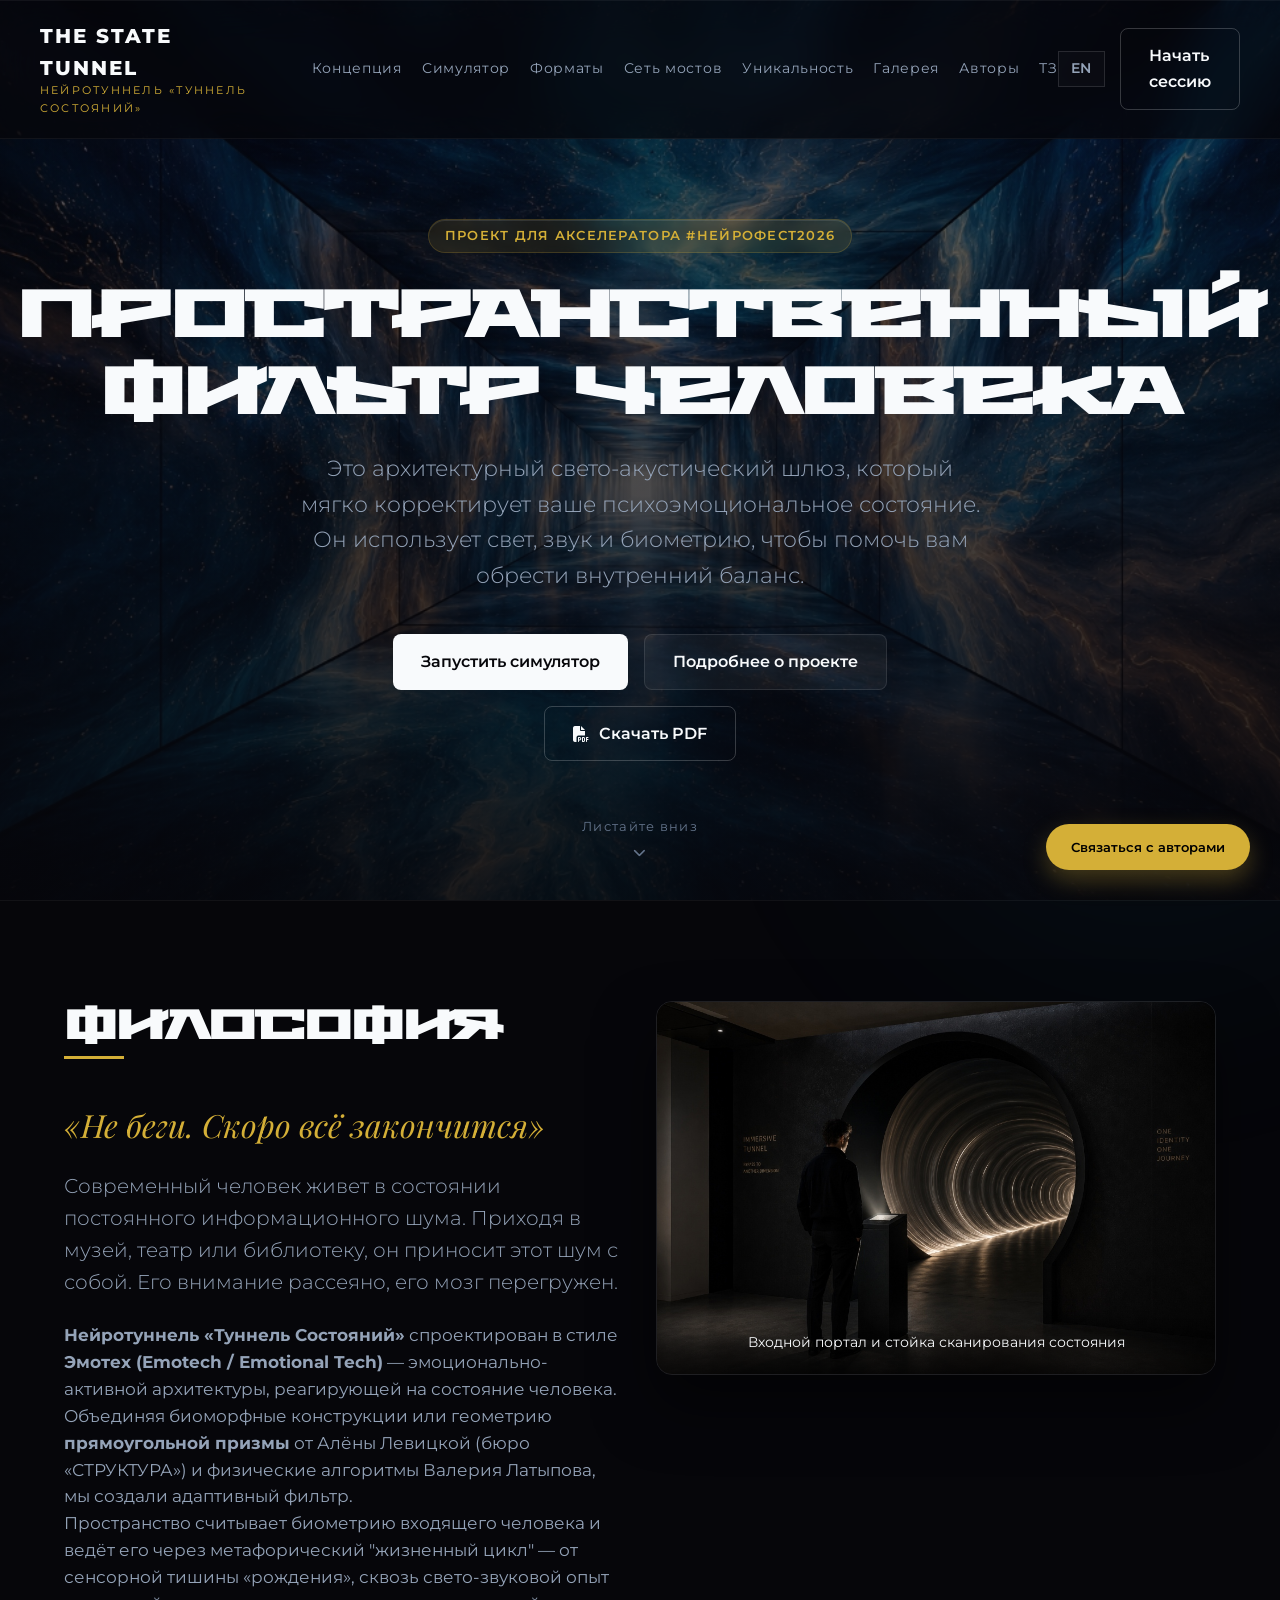
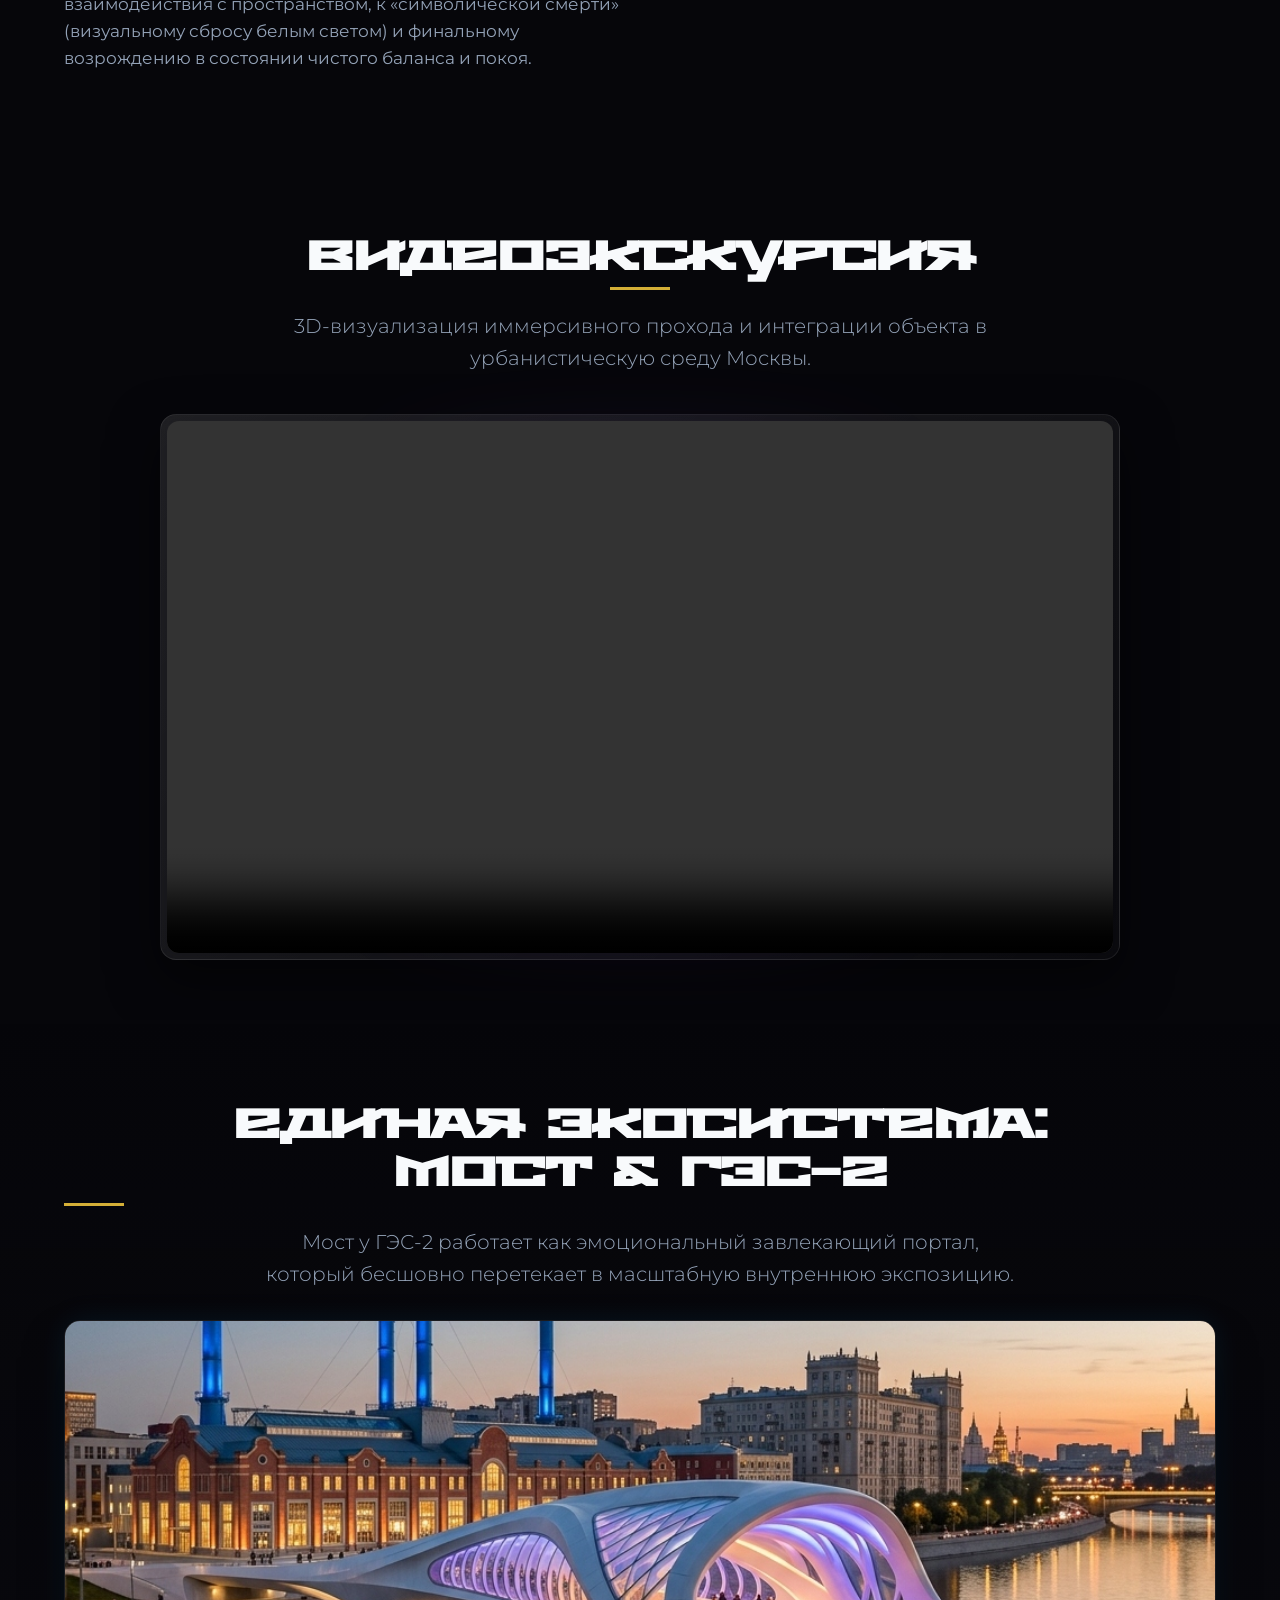
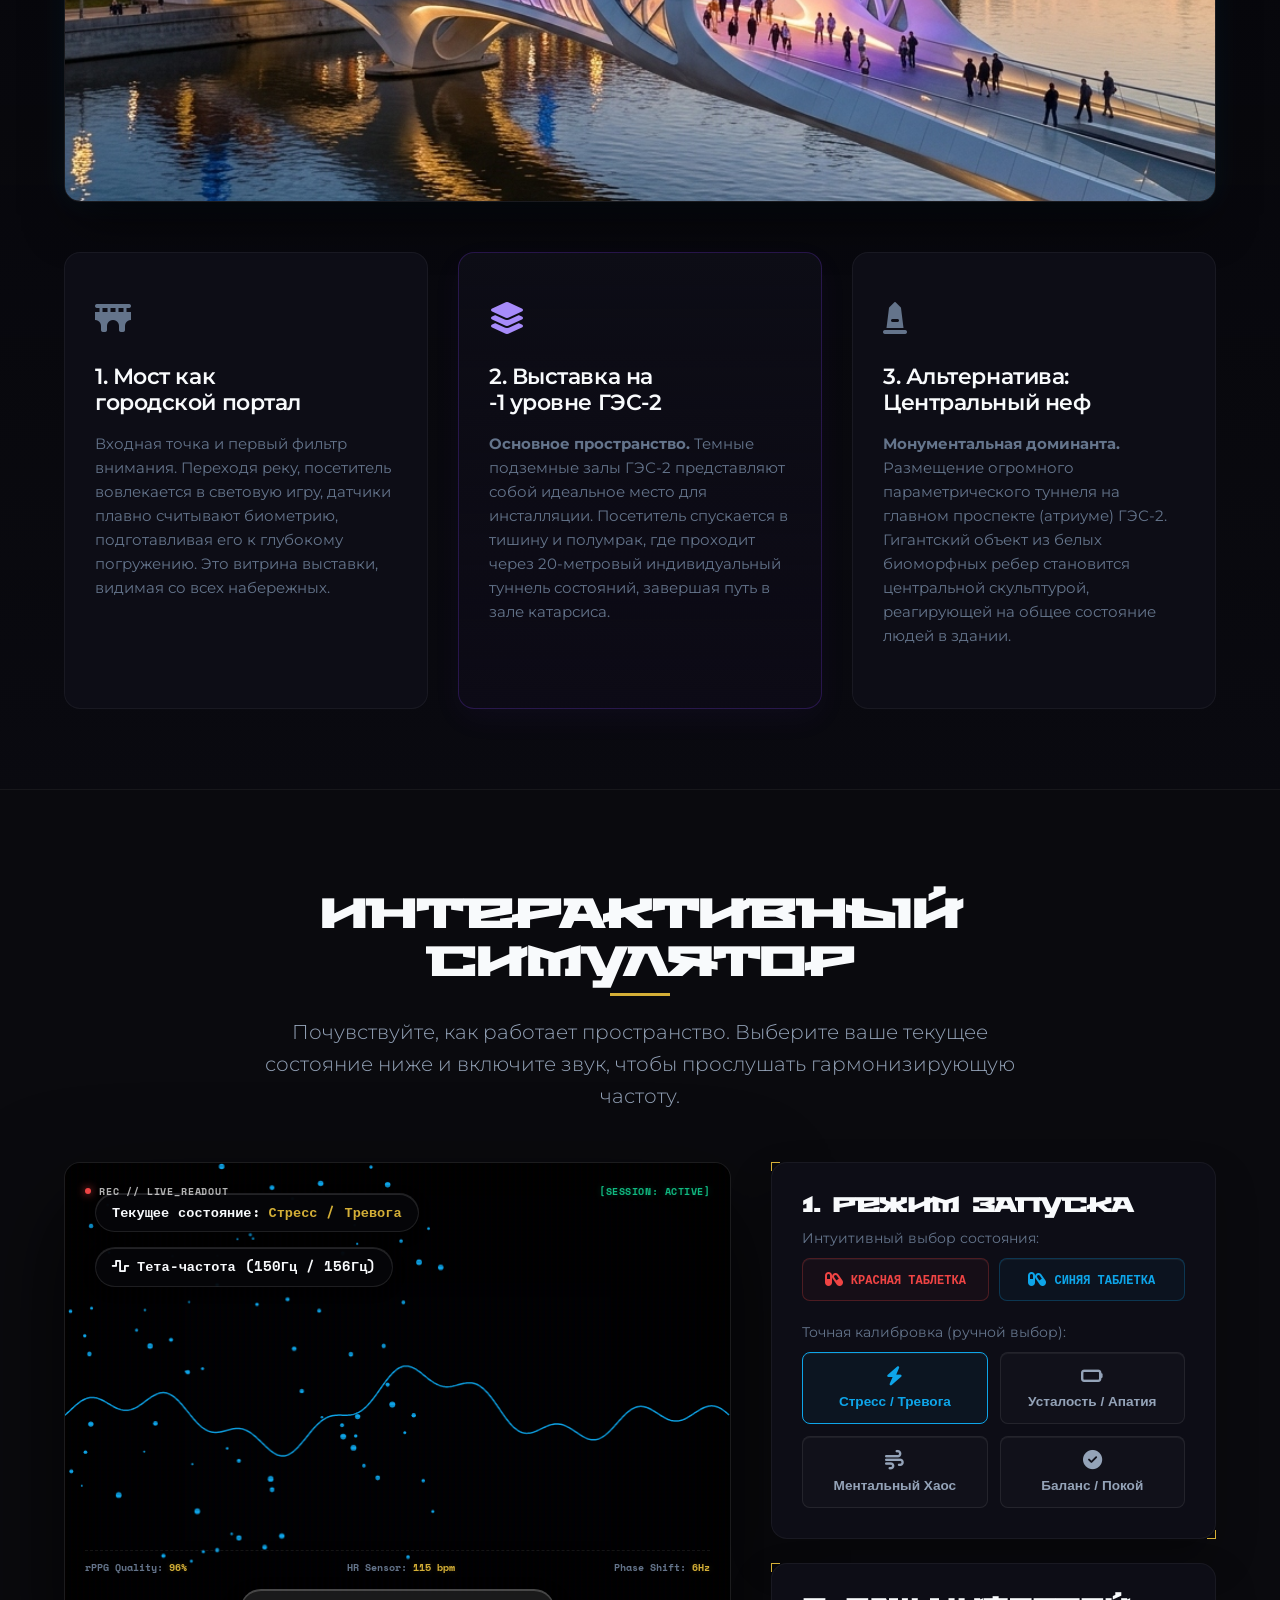
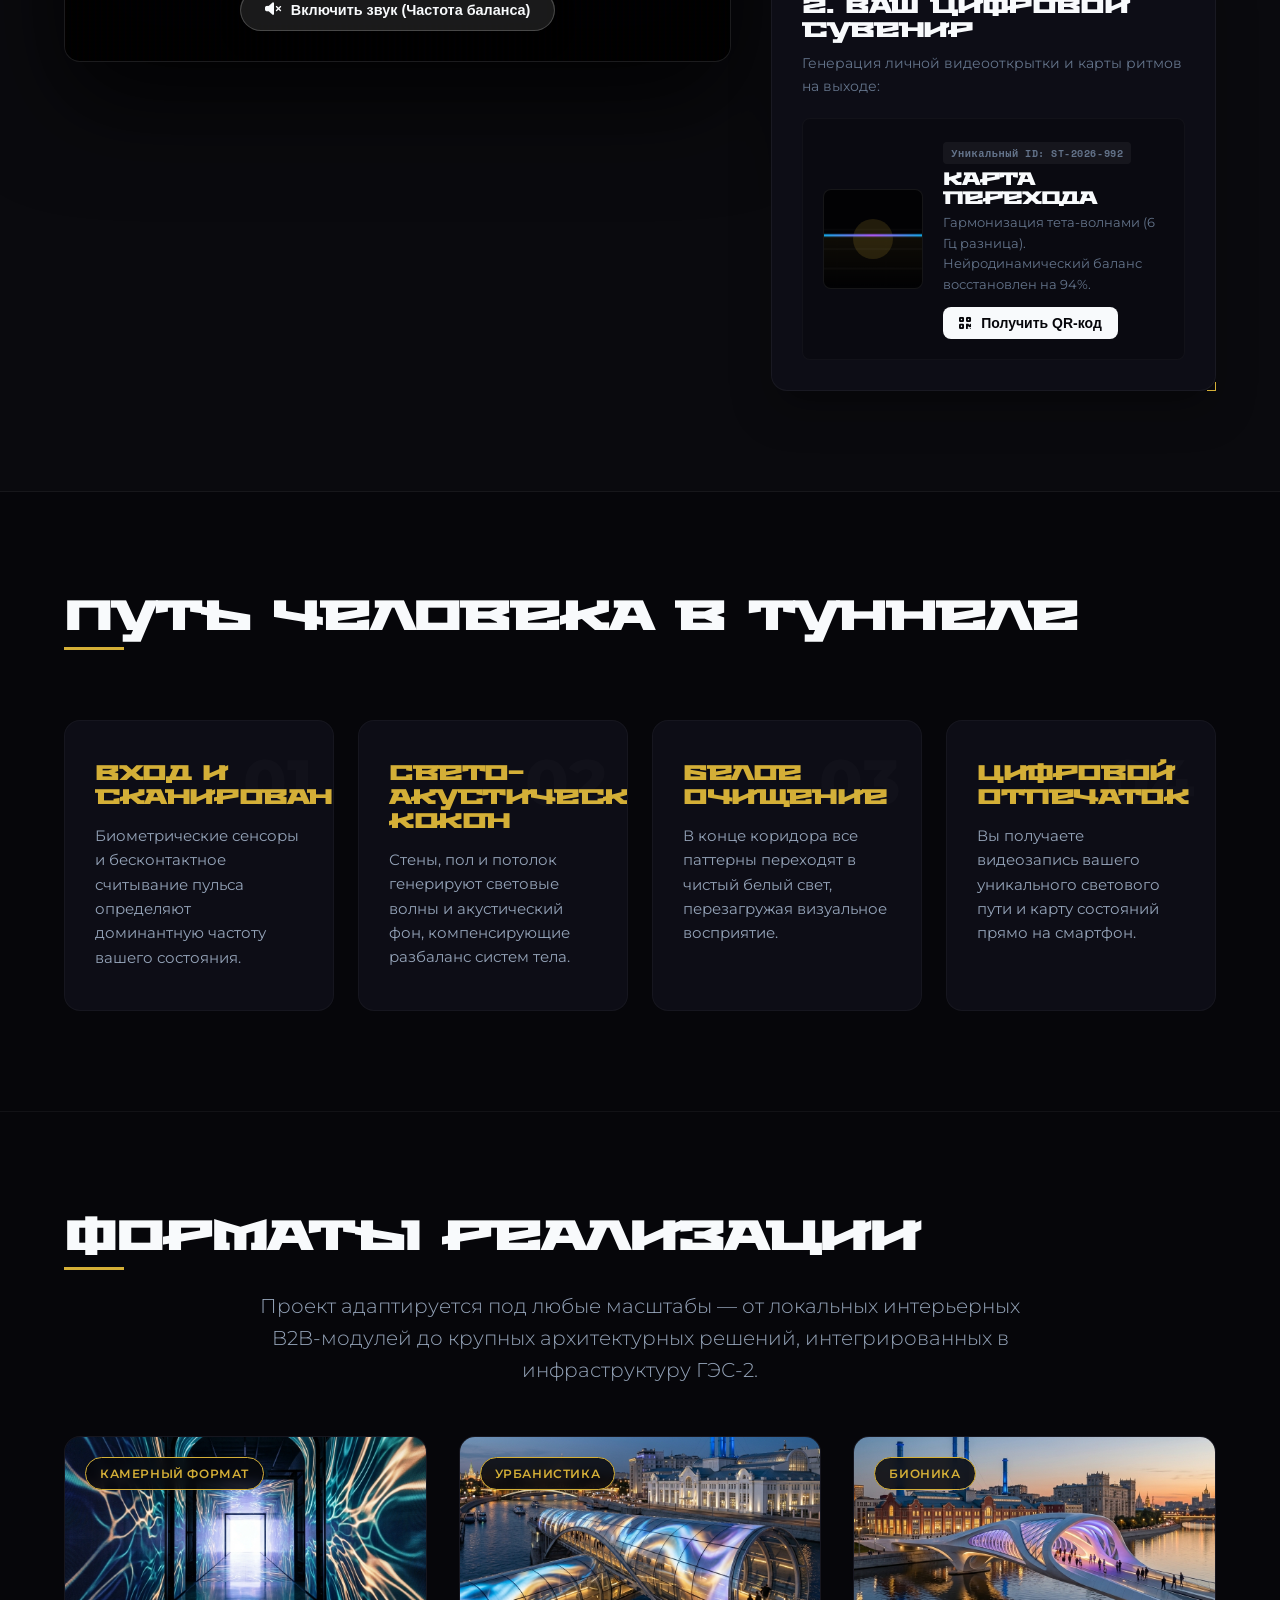
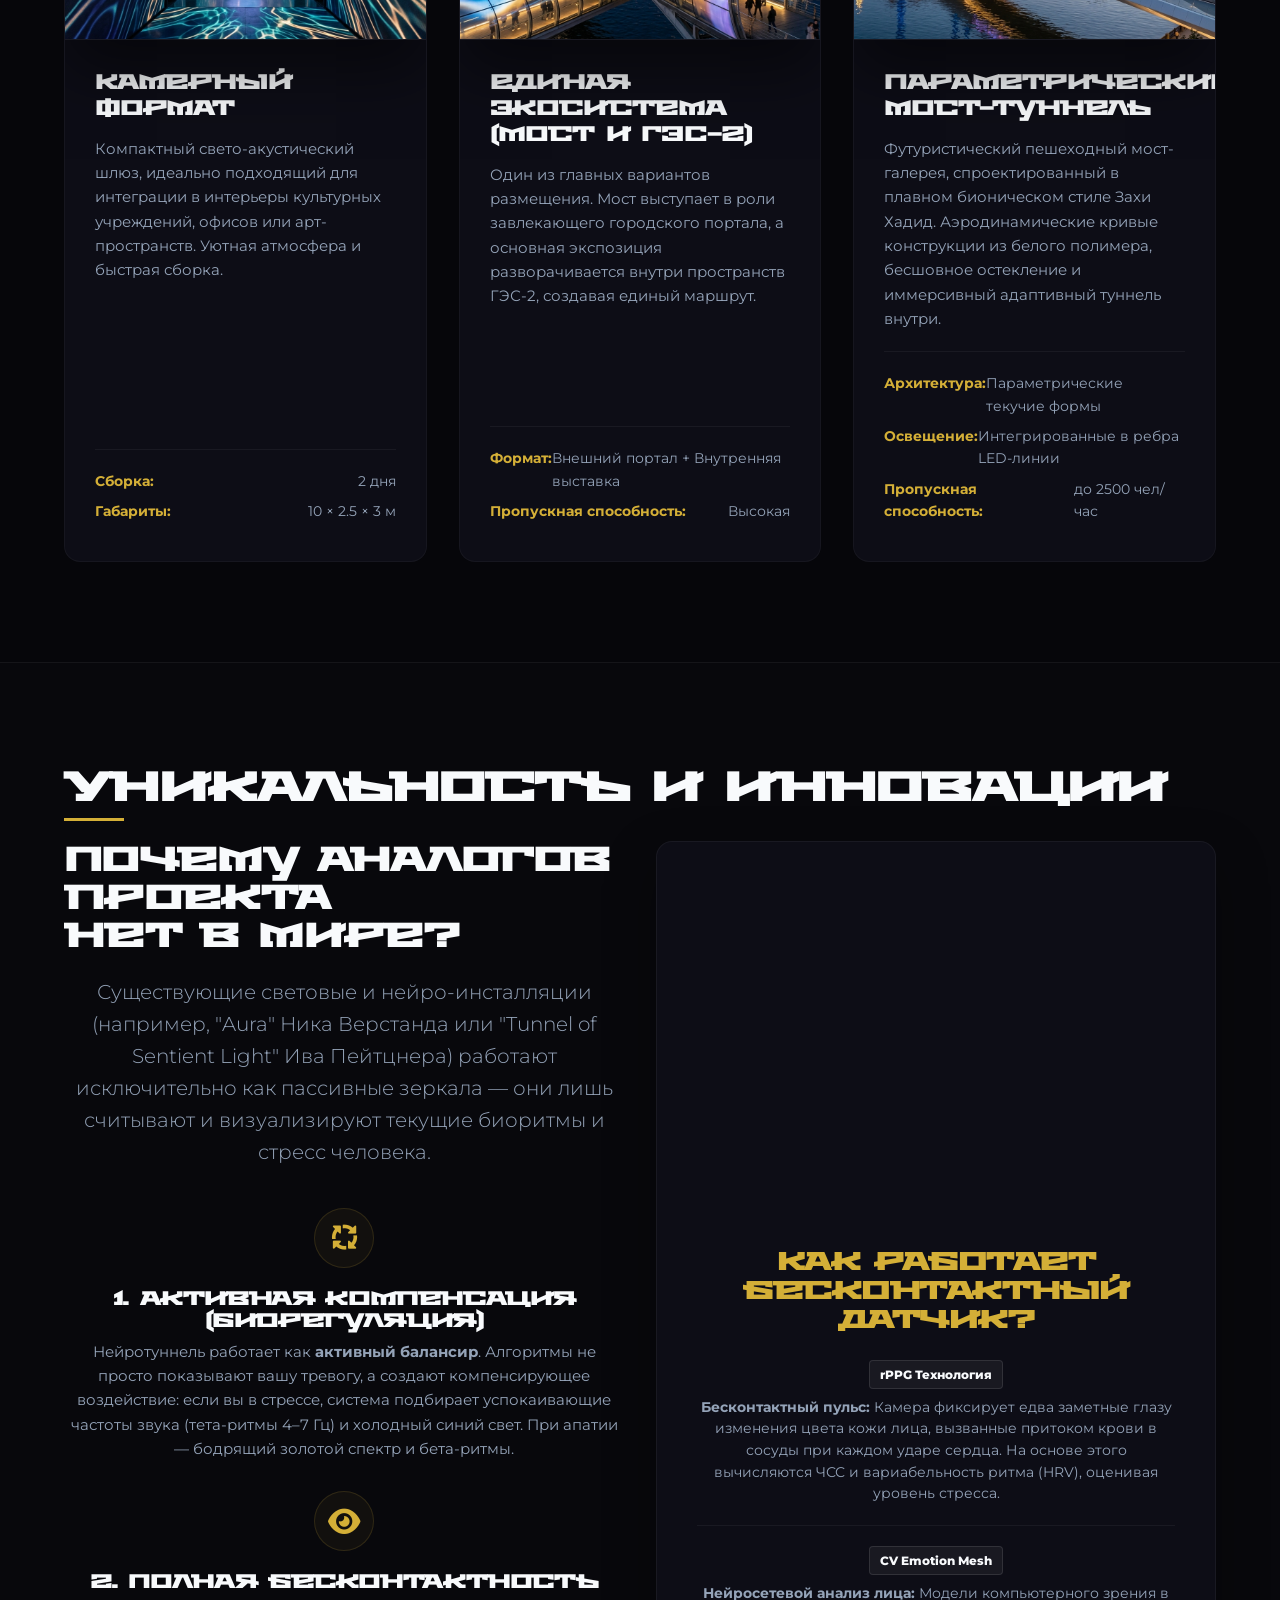
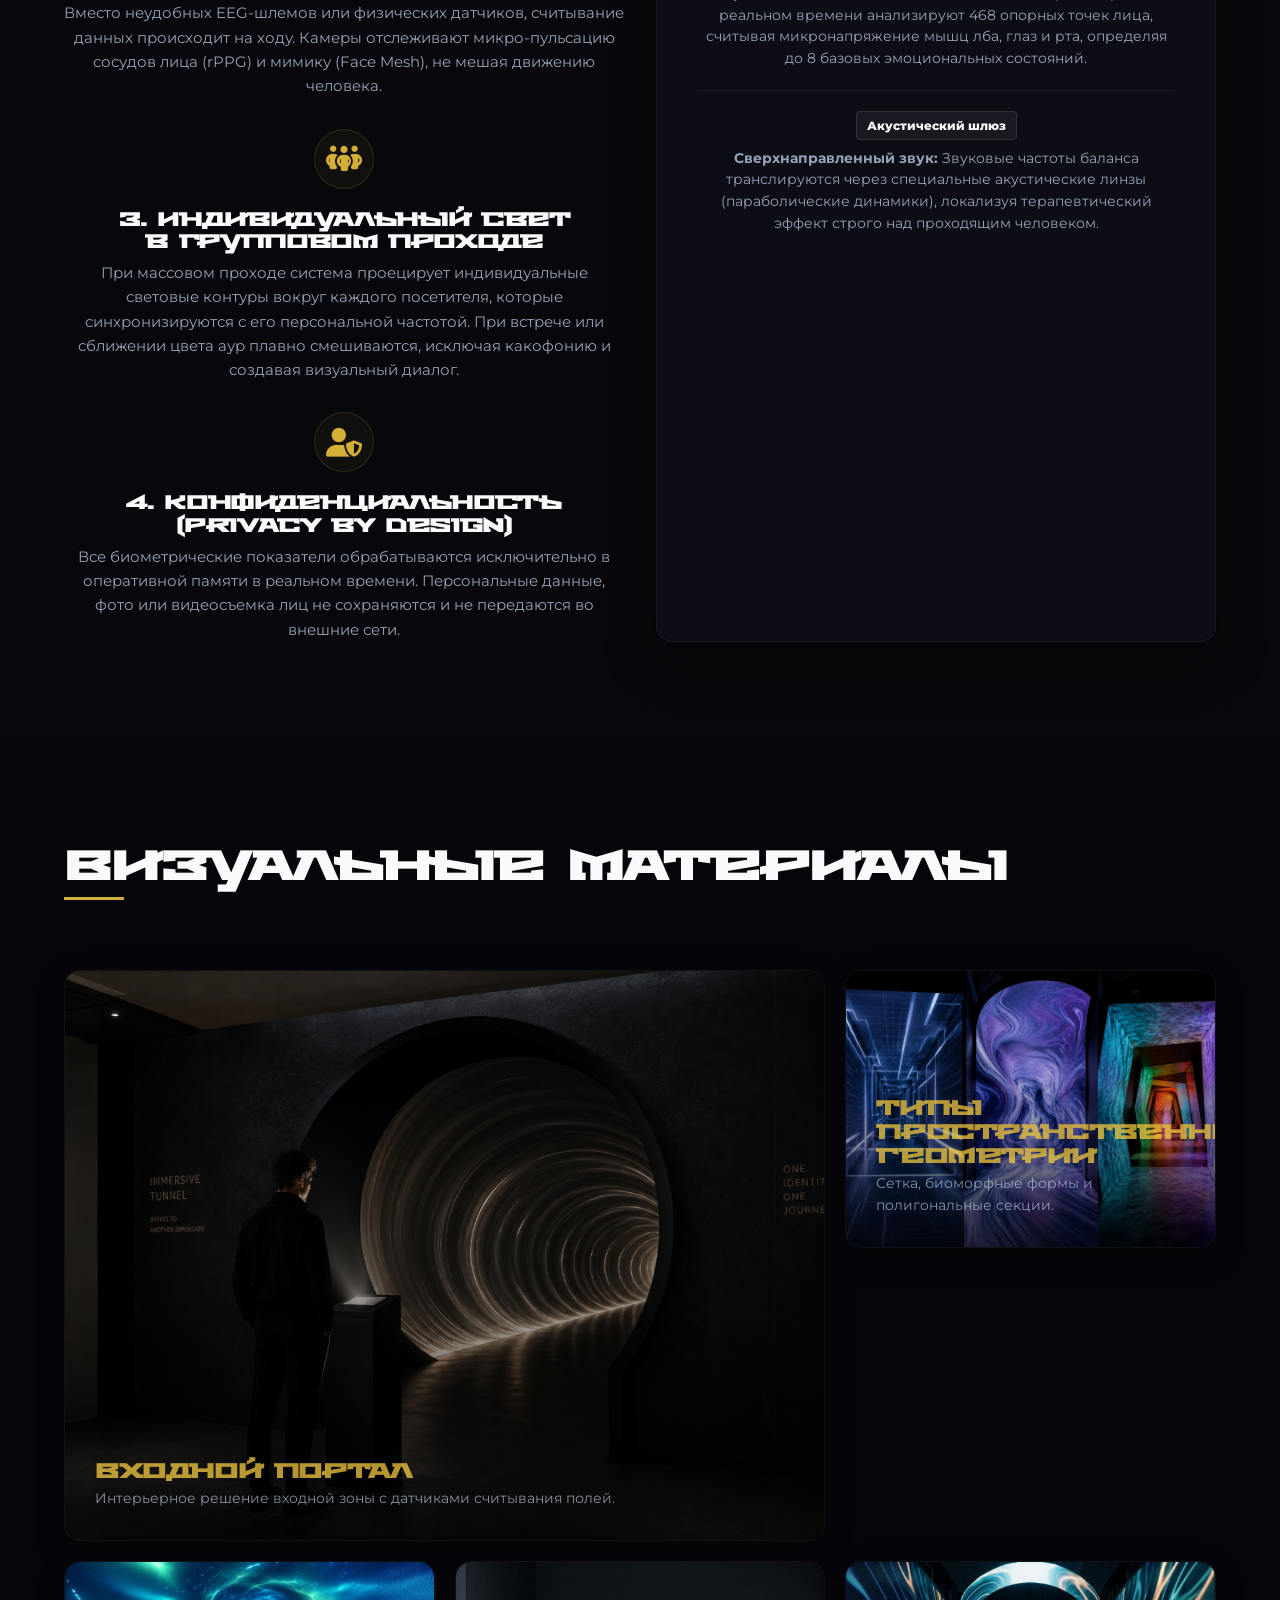
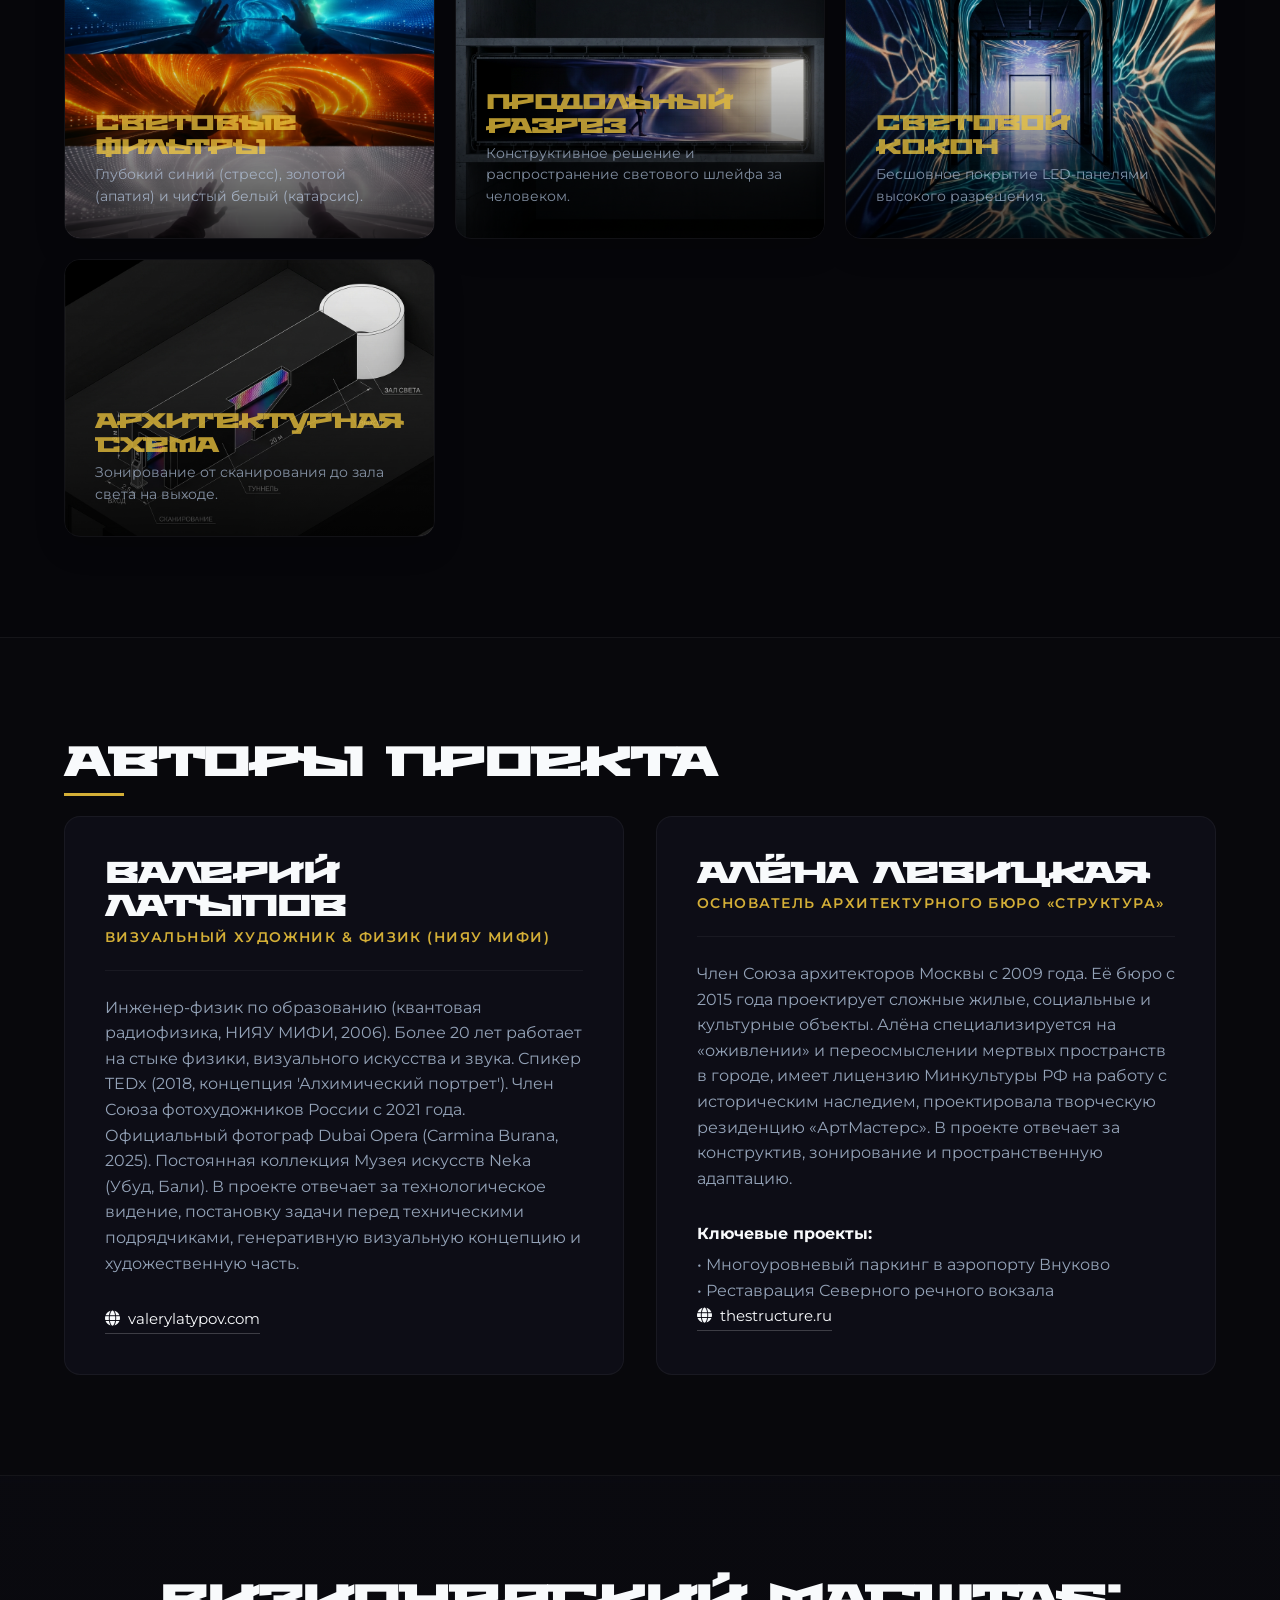
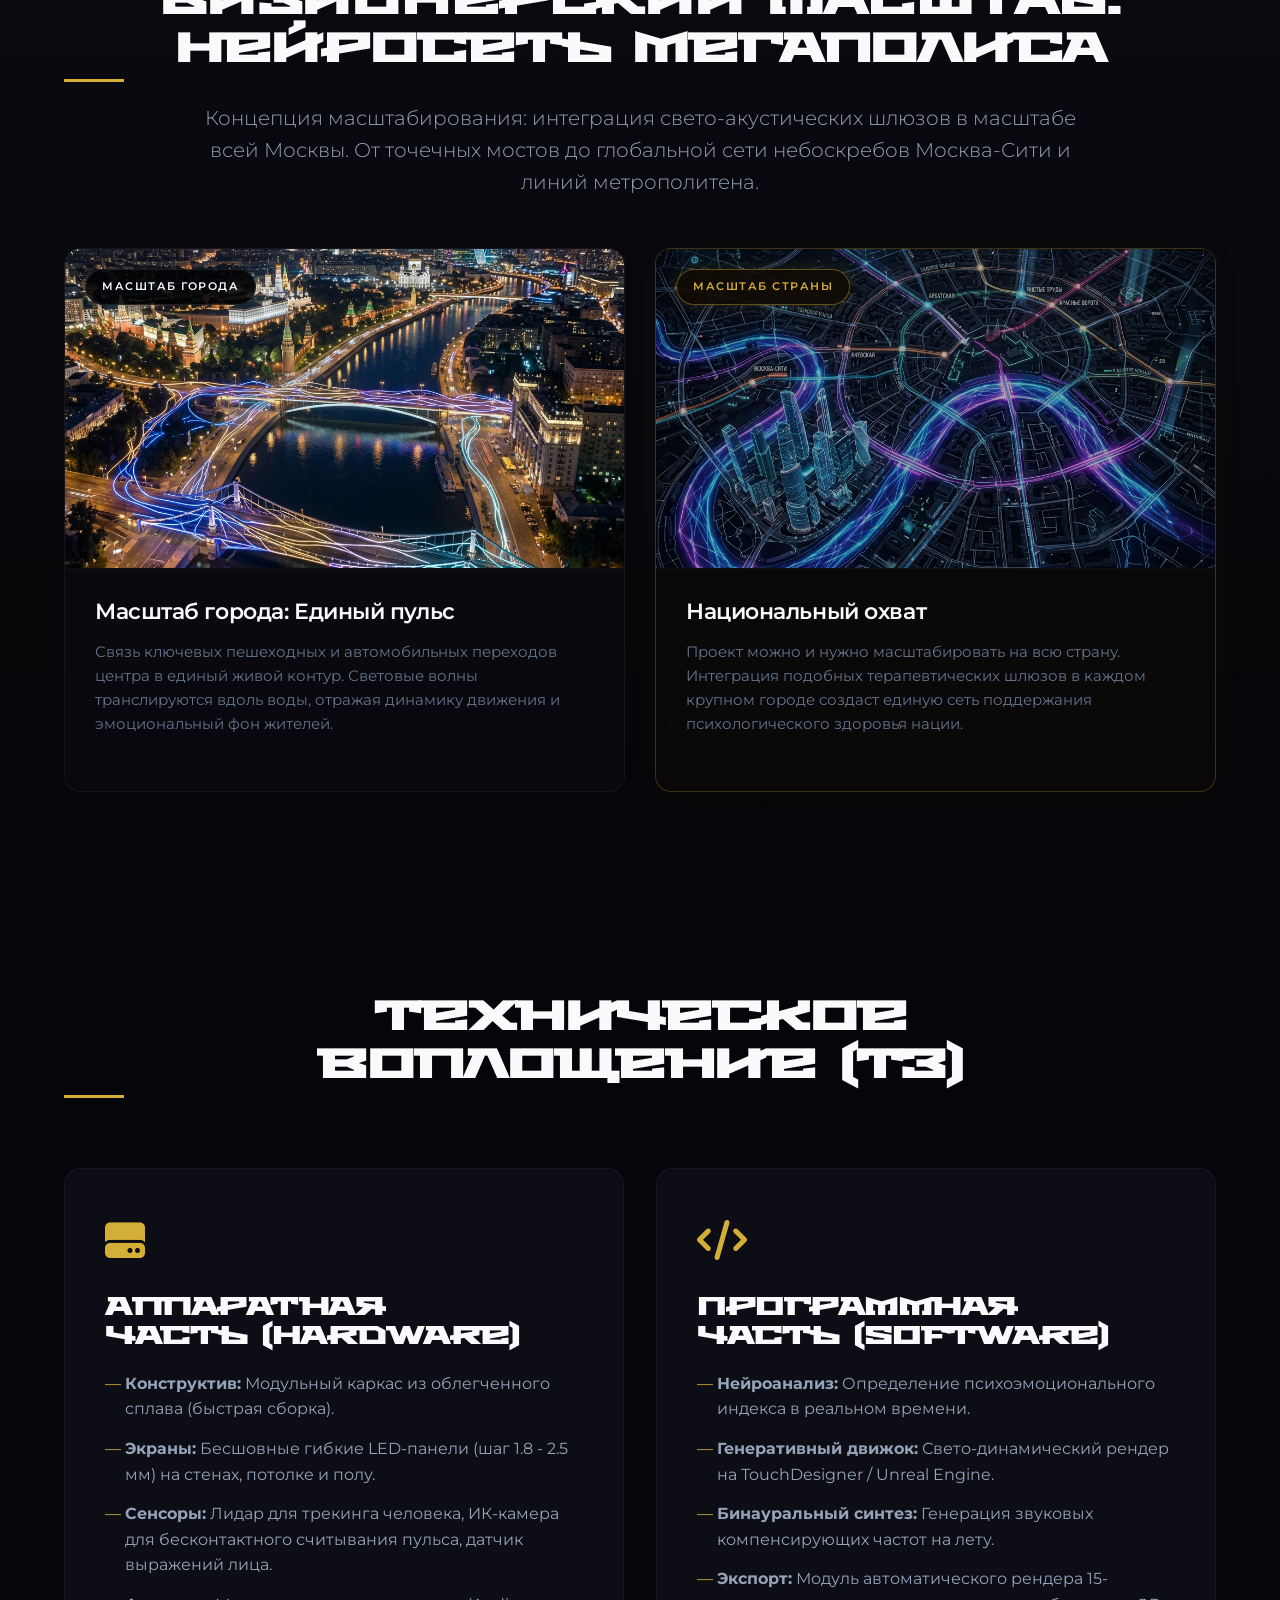
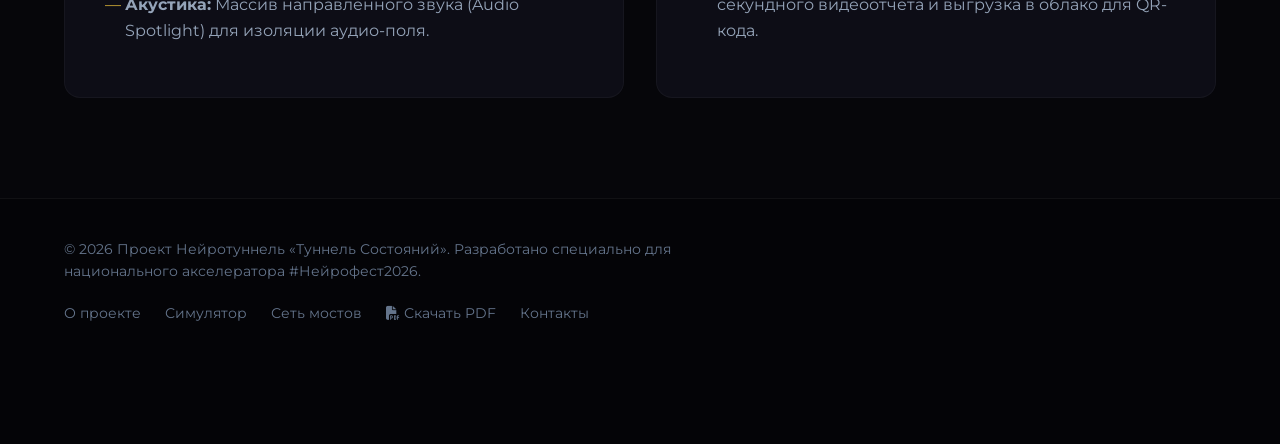
<file: index.html>
<!DOCTYPE html>
<html lang="ru">
<head>
    <meta charset="UTF-8">
    <meta name="viewport" content="width=device-width, initial-scale=1.0">
    <title>Нейротуннель. Туннель Состояний | Проект для Нейрофест 2026</title>
    <meta name="description" content="Адаптивная свето-акустическая среда для учреждений культуры. Бесконтактное считывание состояния посетителя через rPPG. Проект Нейрофест 2026. Авторы: Валерий Латыпов, Алёна Левицкая (АБ Структура).">
    <!-- Google Fonts -->
    <link rel="preconnect" href="https://fonts.googleapis.com">
    <link rel="preconnect" href="https://fonts.gstatic.com" crossorigin>
    <link href="https://fonts.googleapis.com/css2?family=Montserrat:wght@300;400;600;800&family=Outfit:wght@300;400;600;800&family=Playfair+Display:ital,wght@0,400;0,600;1,400&family=Space+Mono:ital,wght@0,400;0,700;1,400;1,700&display=swap" rel="stylesheet">
    <!-- FontAwesome for icons -->
    <link rel="stylesheet" href="https://cdnjs.cloudflare.com/ajax/libs/font-awesome/6.4.0/css/all.min.css">
    <link rel="stylesheet" href="style.css">
</head>
<body class="simulation-active">

    <!-- Background Ambient Glows -->
    <div class="ambient-glow" id="glow-1"></div>
    <div class="ambient-glow" id="glow-2"></div>

    <!-- Navigation -->
    <header class="header reveal-init stagger-1">
        <div class="logo">
            <span class="logo-main">THE STATE TUNNEL</span>
            <span class="logo-sub">НЕЙРОТУННЕЛЬ «ТУННЕЛЬ СОСТОЯНИЙ»</span>
        </div>
        <nav class="nav">
            <a href="#concept">Концепция</a>
            <a href="#simulator">Симулятор</a>
            <a href="#scales">Форматы</a>
            <a href="#city-network">Сеть мостов</a>
            <a href="#innovation">Уникальность</a>
            <a href="#gallery">Галерея</a>
            <a href="#team">Авторы</a>
            <a href="#tech">ТЗ</a>
        </nav>
        <div class="cta-header">
            <a href="index-en.html" class="lang-toggle-link">EN</a>
            <a href="#simulator" class="btn btn-outline">Начать сессию</a>
        </div>
    </header>

    <!-- Hero Section -->
    <section class="hero">
        <div class="hero-content" style="text-align: center; display: flex; flex-direction: column; align-items: center; margin: 0 auto;">
            <div class="badge reveal-init stagger-2">Проект для акселератора #Нейрофест2026</div>
            <h1 class="hero-title reveal-init stagger-3">Пространственный фильтр человека</h1>
            <p class="hero-subtitle reveal-init stagger-4" style="max-width: 800px;">Это архитектурный свето-акустический шлюз, который мягко корректирует ваше психоэмоциональное состояние. Он использует свет, звук и биометрию, чтобы помочь вам обрести внутренний баланс.</p>
            <div class="hero-actions reveal-init stagger-5">
                <a href="#simulator" class="btn btn-primary">Запустить симулятор</a>
                <a href="#concept" class="btn btn-secondary">Подробнее о проекте</a>
                <a href="Neirotunnel_thestr_RU.pdf" target="_blank" class="btn btn-outline"><i class="fa-solid fa-file-pdf"></i> Скачать PDF</a>
            </div>
        </div>
        <div class="hero-bg-visual">
            <div class="tunnel-mesh"></div>
        </div>
        <div class="scroll-indicator">
            <span>Листайте вниз</span>
            <i class="fa-solid fa-chevron-down"></i>
        </div>
    </section>

    <!-- Philosophy / Concept Section -->
    <section id="concept" class="section concept-section">
        <div class="container">
            <div class="grid grid-2">
                <div class="concept-text">
                    <h2 class="section-title">Философия</h2>
                    <p class="quote">«Не беги. Скоро всё закончится»</p>
                    <p class="lead">Современный человек живет в состоянии постоянного информационного шума. Приходя в музей, театр или библиотеку, он приносит этот шум с собой. Его внимание рассеяно, его мозг перегружен.</p>
                    <p><strong>Нейротуннель «Туннель Состояний»</strong> спроектирован в стиле <strong>Эмотех (Emotech / Emotional Tech)</strong> — эмоционально-активной архитектуры, реагирующей на состояние человека. Объединяя биоморфные конструкции или геометрию <strong>прямоугольной призмы</strong> от Алёны Левицкой (бюро «СТРУКТУРА») и физические алгоритмы Валерия Латыпова, мы создали адаптивный фильтр.</p>
                    <p>Пространство считывает биометрию входящего человека и ведёт его через метафорический "жизненный цикл" — от сенсорной тишины «рождения», сквозь свето-звуковой опыт взаимодействия с пространством, к «символической смерти» (визуальному сбросу белым светом) и финальному возрождению в состоянии чистого баланса и покоя.</p>
                </div>
                <div class="concept-visual">
                    <div class="img-wrapper">
                        <img src="images/entrance.jpg" alt="Вход в туннель состояний">
                        <div class="img-caption">Входной портал и стойка сканирования состояния</div>
                    </div>
                </div>
            </div>
        </div>
    </section>

    <!-- Video Walkthrough Section -->
    <section id="walkthrough-video" class="section video-section">
        <div class="container">
            <div class="text-center max-w-3xl">
                <h2 class="section-title">Видеоэкскурсия</h2>
                <p class="lead">3D-визуализация иммерсивного прохода и интеграции объекта в урбанистическую среду Москвы.</p>
            </div>
            <div class="video-container-wrapper">
                <div class="video-glow-effect"></div>
                <div class="video-wrapper-inner">
                    <video id="concept-video" autoplay loop muted playsinline controls preload="metadata">
                        <source src="images/walkthrough.mp4" type="video/mp4">
                        Ваш браузер не поддерживает встроенные видео.
                    </video>
                </div>
            </div>
        </div>
    </section>

    <!-- Exhibition & Journey Ecosystem Section -->
    <section id="ecosystem" class="section ecosystem-section">
        <div class="container">
            <h2 class="section-title text-center">Единая экосистема: Мост & ГЭС-2</h2>
            <p class="lead text-center max-w-3xl">Мост у ГЭС-2 работает как эмоциональный завлекающий портал, который бесшовно перетекает в масштабную внутреннюю экспозицию.</p>
            
            <div class="ecosystem-hero-image-container reveal-init stagger-3">
                <img src="images/bridge_tunnel.png" alt="Единая экосистема: Мост и ГЭС-2" class="ecosystem-hero-image">
            </div>
            
            <div class="ecosystem-grid">
                <!-- Portal Card -->
                <div class="ecosystem-card">
                    <div class="card-icon"><i class="fa-solid fa-bridge"></i></div>
                    <h3>1. Мост как городской портал</h3>
                    <p class="card-desc">Входная точка и первый фильтр внимания. Переходя реку, посетитель вовлекается в световую игру, датчики плавно считывают биометрию, подготавливая его к глубокому погружению. Это витрина выставки, видимая со всех набережных.</p>
                </div>

                <!-- Underground Card -->
                <div class="ecosystem-card highlight">
                    <div class="card-icon"><i class="fa-solid fa-layer-group"></i></div>
                    <h3>2. Выставка на -1 уровне ГЭС-2</h3>
                    <p class="card-desc"><strong>Основное пространство.</strong> Темные подземные залы ГЭС-2 представляют собой идеальное место для инсталляции. Посетитель спускается в тишину и полумрак, где проходит через 20-метровый индивидуальный туннель состояний, завершая путь в зале катарсиса.</p>
                </div>

                <!-- Main Nave Card -->
                <div class="ecosystem-card">
                    <div class="card-icon"><i class="fa-solid fa-monument"></i></div>
                    <h3>3. Альтернатива: Центральный неф</h3>
                    <p class="card-desc"><strong>Монументальная доминанта.</strong> Размещение огромного параметрического туннеля на главном проспекте (атриуме) ГЭС-2. Гигантский объект из белых биоморфных ребер становится центральной скульптурой, реагирующей на общее состояние людей в здании.</p>
                </div>
            </div>
        </div>
    </section>

    <!-- Interactive Simulator Section -->
    <section id="simulator" class="section simulator-section">
        <div class="container">
            <div class="text-center max-w-3xl">
                <h2 class="section-title">Интерактивный симулятор</h2>
                <p class="lead">Почувствуйте, как работает пространство. Выберите ваше текущее состояние ниже и включите звук, чтобы прослушать гармонизирующую частоту.</p>
            </div>

            <div class="simulator-container">
                <!-- Visual Canvas Screen -->
                <div class="sim-screen" id="sim-screen">
                    <canvas id="visual-canvas"></canvas>
                    
                    <!-- Hardware overlays -->
                    <div class="live-indicator">
                        <span class="live-dot"></span>
                        <span class="live-text">REC // LIVE_READOUT</span>
                    </div>
                    <div class="session-indicator">
                        [SESSION: ACTIVE]
                    </div>
                    
                    <div class="screen-overlay">
                        <div class="state-indicator">
                            <span class="label">Текущее состояние:</span>
                            <span class="value" id="current-state-val">Стресс / Тревога</span>
                        </div>
                        <div class="frequency-indicator">
                            <i class="fa-solid fa-wave-square"></i>
                            <span id="frequency-val">Тета-частота (150Гц / 156Гц)</span>
                        </div>
                    </div>
                    
                    <div class="telemetry-overlay">
                        <div class="telemetry-item"><span class="t-label">rPPG Quality:</span> <span id="telemetry-rppg" class="t-val">96%</span></div>
                        <div class="telemetry-item"><span class="t-label">HR Sensor:</span> <span id="telemetry-hr" class="t-val">115 bpm</span></div>
                        <div class="telemetry-item"><span class="t-label">Phase Shift:</span> <span id="telemetry-phase" class="t-val">6Hz</span></div>
                    </div>
                    
                    <!-- Audio Control Overlay -->
                    <button class="audio-toggle" id="audio-toggle" title="Включить/выключить звук">
                        <i class="fa-solid fa-volume-xmark"></i>
                        <span>Включить звук (Частота баланса)</span>
                    </button>
                </div>

                <!-- Controls & Artifact Output -->
                <div class="sim-sidebar">
                    <div class="sim-card">
                        <h3>1. Режим запуска</h3>
                        
                        <p class="card-desc" style="margin-bottom: 8px;">Интуитивный выбор состояния:</p>
                        <div class="pills-selector-grid" style="display: grid; grid-template-columns: 1fr 1fr; gap: 10px; margin-bottom: 20px;">
                            <button class="btn-state pill-btn-state pill-red" data-state="stress" style="flex-direction: row; justify-content: center; gap: 8px; border: 1px solid rgba(239, 68, 68, 0.25); background: rgba(239, 68, 68, 0.04); color: #ef4444; font-family: var(--font-mono); font-size: 0.75rem; padding: 12px 10px;">
                                <i class="fa-solid fa-capsules" style="font-size: 1rem;"></i> КРАСНАЯ ТАБЛЕТКА
                            </button>
                            <button class="btn-state pill-btn-state pill-blue" data-state="balance" style="flex-direction: row; justify-content: center; gap: 8px; border: 1px solid rgba(14, 165, 233, 0.25); background: rgba(14, 165, 233, 0.04); color: #0ea5e9; font-family: var(--font-mono); font-size: 0.75rem; padding: 12px 10px;">
                                <i class="fa-solid fa-capsules" style="font-size: 1rem;"></i> СИНЯЯ ТАБЛЕТКА
                            </button>
                        </div>

                        <p class="card-desc" style="margin-bottom: 8px;">Точная калибровка (ручной выбор):</p>
                        <div class="state-buttons">
                            <button class="btn-state active" data-state="stress" data-color="#1e3a8a" data-freq-diff="6">
                                <i class="fa-solid fa-bolt"></i> Стресс / Тревога
                            </button>
                            <button class="btn-state" data-state="apathy" data-color="#b45309" data-freq-diff="12">
                                <i class="fa-solid fa-battery-empty"></i> Усталость / Апатия
                            </button>
                            <button class="btn-state" data-state="chaos" data-color="#6b21a8" data-freq-diff="8">
                                <i class="fa-solid fa-wind"></i> Ментальный Хаос
                            </button>
                            <button class="btn-state" data-state="balance" data-color="#ffffff" data-freq-diff="0">
                                <i class="fa-solid fa-circle-check"></i> Баланс / Покой
                            </button>
                        </div>
                    </div>

                    <div class="sim-card card-souvenir">
                        <h3>2. Ваш цифровой сувенир</h3>
                        <p class="card-desc">Генерация личной видеооткрытки и карты ритмов на выходе:</p>
                        <div class="souvenir-preview">
                            <div class="souvenir-mock" id="souvenir-visual">
                                <div class="pulse-ring"></div>
                                <canvas id="chart-canvas" width="200" height="80"></canvas>
                            </div>
                            <div class="souvenir-info">
                                <span class="badge-mini">Уникальный ID: ST-2026-992</span>
                                <h4>Карта перехода</h4>
                                <p id="souvenir-desc">Гармонизация тета-волнами (6 Гц разница). Нейродинамический баланс восстановлен на 94%.</p>
                                <button class="btn btn-primary btn-sm" id="btn-download-souvenir">
                                    <i class="fa-solid fa-qrcode"></i> Получить QR-код
                                </button>
                            </div>
                        </div>
                    </div>
                </div>
            </div>
        </div>
    </section>

    <!-- User Journey -->
    <section class="section journey-section">
        <div class="container">
            <h2 class="section-title text-center">Путь человека в туннеле</h2>
            <div class="journey-steps">
                <div class="step-card">
                    <div class="step-num">01</div>
                    <h3>Вход и сканирование</h3>
                    <p>Биометрические сенсоры и бесконтактное считывание пульса определяют доминантную частоту вашего состояния.</p>
                </div>
                <div class="step-card">
                    <div class="step-num">02</div>
                    <h3>Свето-акустический кокон</h3>
                    <p>Стены, пол и потолок генерируют световые волны и акустический фон, компенсирующие разбаланс систем тела.</p>
                </div>
                <div class="step-card">
                    <div class="step-num">03</div>
                    <h3>Белое очищение</h3>
                    <p>В конце коридора все паттерны переходят в чистый белый свет, перезагружая визуальное восприятие.</p>
                </div>
                <div class="step-card">
                    <div class="step-num">04</div>
                    <h3>Цифровой отпечаток</h3>
                    <p>Вы получаете видеозапись вашего уникального светового пути и карту состояний прямо на смартфон.</p>
                </div>
            </div>
        </div>
    </section>

    <!-- Scale & Deployment Options -->
    <section id="scales" class="section scales-section">
        <div class="container">
            <h2 class="section-title text-center">Форматы реализации</h2>
            <p class="lead text-center max-w-3xl">Проект адаптируется под любые масштабы — от локальных интерьерных B2B-модулей до крупных архитектурных решений, интегрированных в инфраструктуру ГЭС-2.</p>
            <div class="scales-grid">
                <!-- Scale 1: Modular B2B Tunnel -->
                <div class="scale-card">
                    <div class="img-wrapper scale-img">
                        <img src="images/pov_inside.png" alt="Модульный B2B туннель">
                        <div class="scale-badge">Камерный формат</div>
                    </div>
                    <div class="scale-info">
                        <h3>Камерный формат</h3>
                        <p>Компактный свето-акустический шлюз, идеально подходящий для интеграции в интерьеры культурных учреждений, офисов или арт-пространств. Уютная атмосфера и быстрая сборка.</p>
                        <ul class="scale-specs">
                            <li><strong>Сборка:</strong> 2 дня</li>
                            <li><strong>Габариты:</strong> 10 × 2.5 × 3 м</li>
                        </ul>
                    </div>
                </div>

                <!-- Scale 2: Ecosystem Bridge + GES-2 -->
                <div class="scale-card">
                    <div class="img-wrapper scale-img">
                        <img src="images/bridge_vault.png" alt="Единая экосистема: Мост и ГЭС-2">
                        <div class="scale-badge">Урбанистика</div>
                    </div>
                    <div class="scale-info">
                        <h3>Единая экосистема (Мост и ГЭС-2)</h3>
                        <p>Один из главных вариантов размещения. Мост выступает в роли завлекающего городского портала, а основная экспозиция разворачивается внутри пространств ГЭС-2, создавая единый маршрут.</p>
                        <ul class="scale-specs">
                            <li><strong>Формат:</strong> Внешний портал + Внутренняя выставка</li>
                            <li><strong>Пропускная способность:</strong> Высокая</li>
                        </ul>
                    </div>
                </div>

                <!-- Scale 3: Parametric Bridge Tunnel -->
                <div class="scale-card">
                    <div class="img-wrapper scale-img">
                        <img src="images/bridge_tunnel.png" alt="Параметрический мост-туннель">
                        <div class="scale-badge">Бионика</div>
                    </div>
                    <div class="scale-info">
                        <h3>Параметрический мост-туннель</h3>
                        <p>Футуристический пешеходный мост-галерея, спроектированный в плавном бионическом стиле Захи Хадид. Аэродинамические кривые конструкции из белого полимера, бесшовное остекление и иммерсивный адаптивный туннель внутри.</p>
                        <ul class="scale-specs">
                            <li><strong>Архитектура:</strong> Параметрические текучие формы</li>
                            <li><strong>Освещение:</strong> Интегрированные в ребра LED-линии</li>
                            <li><strong>Пропускная способность:</strong> до 2500 чел/час</li>
                        </ul>
                    </div>
                </div>
            </div>
        </div>
    </section>

    <!-- Uniqueness & Innovation -->
    <section id="innovation" class="section innovation-section">
        <div class="container">
            <h2 class="section-title text-center">Уникальность и инновации</h2>
            <div class="grid grid-2 align-stretch" style="align-items: stretch;">
                <div class="innovation-text">
                    <h3>Почему аналогов проекта нет в мире?</h3>
                    <p class="lead" style="text-align: center; max-width: 1000px; margin: 0 auto 40px auto;">Существующие световые и нейро-инсталляции (например, "Aura" Ника Верстанда или "Tunnel of Sentient Light" Ива Пейтцнера) работают исключительно как пассивные зеркала — они лишь считывают и визуализируют текущие биоритмы и стресс человека.</p>
                    
                    <div class="usp-item" style="text-align: center; display: flex; flex-direction: column; align-items: center; justify-content: center;">
                        <div class="usp-icon"><i class="fa-solid fa-arrows-spin"></i></div>
                        <div class="usp-content">
                            <h4>1. Активная компенсация (Биорегуляция)</h4>
                            <p>Нейротуннель работает как <strong>активный балансир</strong>. Алгоритмы не просто показывают вашу тревогу, а создают компенсирующее воздействие: если вы в стрессе, система подбирает успокаивающие частоты звука (тета-ритмы 4–7 Гц) и холодный синий свет. При апатии — бодрящий золотой спектр и бета-ритмы.</p>
                        </div>
                    </div>

                    <div class="usp-item" style="text-align: center; display: flex; flex-direction: column; align-items: center; justify-content: center;">
                        <div class="usp-icon"><i class="fa-solid fa-eye"></i></div>
                        <div class="usp-content">
                            <h4>2. Полная бесконтактность</h4>
                            <p>Вместо неудобных EEG-шлемов или физических датчиков, считывание данных происходит на ходу. Камеры отслеживают микро-пульсацию сосудов лица (rPPG) и мимику (Face Mesh), не мешая движению человека.</p>
                        </div>
                    </div>

                    <div class="usp-item" style="text-align: center; display: flex; flex-direction: column; align-items: center; justify-content: center;">
                        <div class="usp-icon"><i class="fa-solid fa-people-group"></i></div>
                        <div class="usp-content">
                            <h4>3. Индивидуальный свет в групповом проходе</h4>
                            <p>При массовом проходе система проецирует индивидуальные световые контуры вокруг каждого посетителя, которые синхронизируются с его персональной частотой. При встрече или сближении цвета аур плавно смешиваются, исключая какофонию и создавая визуальный диалог.</p>
                        </div>
                    </div>

                    <div class="usp-item" style="text-align: center; display: flex; flex-direction: column; align-items: center; justify-content: center;">
                        <div class="usp-icon"><i class="fa-solid fa-user-shield"></i></div>
                        <div class="usp-content">
                            <h4>4. Конфиденциальность (Privacy by Design)</h4>
                            <p>Все биометрические показатели обрабатываются исключительно в оперативной памяти в реальном времени. Персональные данные, фото или видеосъемка лиц не сохраняются и не передаются во внешние сети.</p>
                        </div>
                    </div>
                </div>
                
                <div class="innovation-visual">
                    <div class="tech-spec-box" style="height: 100%; display: flex; flex-direction: column; justify-content: center; text-align: center;">
                        <h3>Как работает бесконтактный датчик?</h3>
                        <div class="tech-step-item" style="text-align: center; display: flex; flex-direction: column; align-items: center;">
                            <span class="step-bullet">rPPG Технология</span>
                            <p><strong>Бесконтактный пульс:</strong> Камера фиксирует едва заметные глазу изменения цвета кожи лица, вызванные притоком крови в сосуды при каждом ударе сердца. На основе этого вычисляются ЧСС и вариабельность ритма (HRV), оценивая уровень стресса.</p>
                        </div>
                        <div class="tech-step-item" style="text-align: center; display: flex; flex-direction: column; align-items: center;">
                            <span class="step-bullet">CV Emotion Mesh</span>
                            <p><strong>Нейросетевой анализ лица:</strong> Модели компьютерного зрения в реальном времени анализируют 468 опорных точек лица, считывая микронапряжение мышц лба, глаз и рта, определяя до 8 базовых эмоциональных состояний.</p>
                        </div>
                        <div class="tech-step-item" style="text-align: center; display: flex; flex-direction: column; align-items: center;">
                            <span class="step-bullet">Акустический шлюз</span>
                            <p><strong>Сверхнаправленный звук:</strong> Звуковые частоты баланса транслируются через специальные акустические линзы (параболические динамики), локализуя терапевтический эффект строго над проходящим человеком.</p>
                        </div>
                    </div>
                </div>
            </div>
        </div>
    </section>

    <!-- Gallery Section -->
    <section id="gallery" class="section gallery-section">
        <div class="container">
            <h2 class="section-title text-center">Визуальные материалы</h2>
            <div class="gallery-grid">
                <div class="gallery-item large">
                    <img src="images/entrance.jpg" alt="Вход в инсталляцию">
                    <div class="item-overlay">
                        <h3>Входной портал</h3>
                        <p>Интерьерное решение входной зоны с датчиками считывания полей.</p>
                    </div>
                </div>
                <div class="gallery-item">
                    <img src="images/variations.jpg" alt="Варианты интерьеров туннелей">
                    <div class="item-overlay">
                        <h3>Типы пространственной геометрии</h3>
                        <p>Сетка, биоморфные формы и полигональные секции.</p>
                    </div>
                </div>
                <div class="gallery-item">
                    <img src="images/pov_states.jpg" alt="Вид от первого лица по состояниям">
                    <div class="item-overlay">
                        <h3>Световые фильтры</h3>
                        <p>Глубокий синий (стресс), золотой (апатия) и чистый белый (катарсис).</p>
                    </div>
                </div>
                <div class="gallery-item">
                    <img src="images/side_view.png" alt="Чертеж в разрезе">
                    <div class="item-overlay">
                        <h3>Продольный разрез</h3>
                        <p>Конструктивное решение и распространение светового шлейфа за человеком.</p>
                    </div>
                </div>
                <div class="gallery-item">
                    <img src="images/pov_inside.png" alt="Интерьер туннеля">
                    <div class="item-overlay">
                        <h3>Световой кокон</h3>
                        <p>Бесшовное покрытие LED-панелями высокого разрешения.</p>
                    </div>
                </div>
                <div class="gallery-item">
                    <img src="images/blueprint.png" alt="Схема сверху">
                    <div class="item-overlay">
                        <h3>Архитектурная схема</h3>
                        <p>Зонирование от сканирования до зала света на выходе.</p>
                    </div>
                </div>
            </div>
        </div>
    </section>

    <!-- Team / Philosophy Section -->
    <section id="team" class="section team-section">
        <div class="container">
            <h2 class="section-title text-center">Авторы проекта</h2>
            <div class="grid grid-2">
                <!-- Valery -->
                <div class="author-card">
                    <div class="author-header">
                        <h3>Валерий Латыпов</h3>
                        <span class="author-title">Визуальный художник & Физик (НИЯУ МИФИ)</span>
                    </div>
                    <p class="author-bio">Инженер-физик по образованию (квантовая радиофизика, НИЯУ МИФИ, 2006). Более 20 лет работает на стыке физики, визуального искусства и звука. Спикер TEDx (2018, концепция 'Алхимический портрет'). Член Союза фотохудожников России с 2021 года. Официальный фотограф Dubai Opera (Carmina Burana, 2025). Постоянная коллекция Музея искусств Neka (Убуд, Бали). В проекте отвечает за технологическое видение, постановку задачи перед техническими подрядчиками, генеративную визуальную концепцию и художественную часть.</p>
                    <div class="author-links">
                        <a href="http://www.valerylatypov.com" target="_blank"><i class="fa-solid fa-globe"></i> valerylatypov.com</a>
                    </div>
                </div>
                <!-- Alena -->
                <div class="author-card">
                    <div class="author-header">
                        <h3>Алёна Левицкая</h3>
                        <span class="author-title">Основатель архитектурного бюро «СТРУКТУРА»</span>
                    </div>
                    <p class="author-bio">Член Союза архитекторов Москвы с 2009 года. Её бюро с 2015 года проектирует сложные жилые, социальные и культурные объекты. Алёна специализируется на «оживлении» и переосмыслении мертвых пространств в городе, имеет лицензию Минкультуры РФ на работу с историческим наследием, проектировала творческую резиденцию «АртМастерс». В проекте отвечает за конструктив, зонирование и пространственную адаптацию.</p>
                    <div style="margin-top: 15px;">
                        <strong>Ключевые проекты:</strong>
                        <ul style="list-style: none; padding: 0; color: var(--text-secondary); margin-top: 5px;">
                            <li>• Многоуровневый паркинг в аэропорту Внуково</li>
                            <li>• Реставрация Северного речного вокзала</li>
                        </ul>
                    </div>
                    <div class="author-links">
                        <a href="https://thestructure.ru" target="_blank"><i class="fa-solid fa-globe"></i> thestructure.ru</a>
                    </div>
                </div>
            </div>
        </div>
    </section>

    <!-- City Scale: Neural Network of Bridges -->
    <section id="city-network" class="section city-network-section">
        <div class="container">
            <h2 class="section-title text-center">Визионерский масштаб: Нейросеть Мегаполиса</h2>
            <p class="lead text-center" style="max-width: 900px; margin: 0 auto 40px auto;">Концепция масштабирования: интеграция свето-акустических шлюзов в масштабе всей Москвы. От точечных мостов до глобальной сети небоскребов Москва-Сити и линий метрополитена.</p>
            
            <div class="network-tabs-grid" style="grid-template-columns: 1fr 1fr; display: grid; gap: 30px;">
                <!-- Concept 1: City Scale -->
                <div class="network-card-main" style="grid-column: span 1;">
                    <div class="network-image-wrapper">
                        <img src="images/moscow_bridges.png" alt="Световая нейросеть мостов Москвы" class="network-img">
                        <div class="network-glow"></div>
                        <div class="network-badge-overlay">Масштаб города</div>
                    </div>
                    <div class="network-card-content">
                        <h3>Масштаб города: Единый пульс</h3>
                        <p>Связь ключевых пешеходных и автомобильных переходов центра в единый живой контур. Световые волны транслируются вдоль воды, отражая динамику движения и эмоциональный фон жителей.</p>
                    </div>
                </div>

                <!-- Concept 2: National Scale -->
                <div class="network-card-main highlight-card" style="grid-column: span 1;">
                    <div class="network-image-wrapper interactive-map-wrapper">
                        <img src="images/moscow_cosmic.png" alt="Масштаб страны" class="network-img" style="opacity: 0.7;">
                        <div class="network-badge-overlay special">Масштаб страны</div>
                    </div>
                    <div class="network-card-content">
                        <h3>Национальный охват</h3>
                        <p>Проект можно и нужно масштабировать на всю страну. Интеграция подобных терапевтических шлюзов в каждом крупном городе создаст единую сеть поддержания психологического здоровья нации.</p>
                    </div>
                </div>
            </div>
        </div>
    </section>
    
    <!-- Technical & Specifications Section -->
    <section id="tech" class="section tech-section">
        <div class="container">
            <h2 class="section-title text-center">Техническое воплощение (ТЗ)</h2>
            <div class="tech-grid">
                <div class="tech-card">
                    <div class="tech-icon"><i class="fa-solid fa-hard-drive"></i></div>
                    <h3>Аппаратная часть (Hardware)</h3>
                    <ul>
                        <li><strong>Конструктив:</strong> Модульный каркас из облегченного сплава (быстрая сборка).</li>
                        <li><strong>Экраны:</strong> Бесшовные гибкие LED-панели (шаг 1.8 - 2.5 мм) на стенах, потолке и полу.</li>
                        <li><strong>Сенсоры:</strong> Лидар для трекинга человека, ИК-камера для бесконтактного считывания пульса, датчик выражений лица.</li>
                        <li><strong>Акустика:</strong> Массив направленного звука (Audio Spotlight) для изоляции аудио-поля.</li>
                    </ul>
                </div>
                <div class="tech-card">
                    <div class="tech-icon"><i class="fa-solid fa-code"></i></div>
                    <h3>Программная часть (Software)</h3>
                    <ul>
                        <li><strong>Нейроанализ:</strong> Определение психоэмоционального индекса в реальном времени.</li>
                        <li><strong>Генеративный движок:</strong> Свето-динамический рендер на TouchDesigner / Unreal Engine.</li>
                        <li><strong>Бинауральный синтез:</strong> Генерация звуковых компенсирующих частот на лету.</li>
                        <li><strong>Экспорт:</strong> Модуль автоматического рендера 15-секундного видеоотчета и выгрузка в облако для QR-кода.</li>
                    </ul>
                </div>
            </div>
        </div>
    </section>

    <!-- Footer -->
    <footer class="footer">
        <div class="container">
            <div class="footer-content">
                <p>&copy; 2026 Проект Нейротуннель «Туннель Состояний». Разработано специально для национального акселератора #Нейрофест2026.</p>
                <div class="footer-links">
                    <a href="#concept">О проекте</a>
                    <a href="#simulator">Симулятор</a>
                    <a href="#city-network">Сеть мостов</a>
                    <a href="Neirotunnel_thestr_RU.pdf" target="_blank"><i class="fa-solid fa-file-pdf"></i> Скачать PDF</a>
                    <a href="#team">Контакты</a>
                </div>
            </div>
        </div>
    </footer>

    <!-- QR Code Modal (Simulated) -->
    <div class="modal" id="qr-modal">
        <div class="modal-content">
            <span class="close-modal">&times;</span>
            <h3>Ваш QR-код готов!</h3>
            <p>Отсканируйте код смартфоном, чтобы скачать персональное видео прохода и карту балансировки состояний.</p>
            <div class="qr-placeholder">
                <i class="fa-solid fa-qrcode"></i>
            </div>
            <span class="qr-id">ID: ST-2026-992</span>
            <button class="btn btn-primary" id="btn-close-modal">Отлично</button>
        </div>
    </div>

    <!-- Script -->
    <script src="script.js"></script>

    <!-- Contact FAB -->
    <div class="contact-fab">
        <div class="fab-content">
            <a href="https://t.me/Alena_Levitskaya" target="_blank" class="fab-link"><i class="fa-brands fa-telegram"></i> @Alena_Levitskaya</a>
            <a href="tel:+79031187296" class="fab-link"><i class="fa-solid fa-phone"></i> +7 903 118 7296</a>
        </div>
        <button class="fab-btn">Связаться с авторами</button>
    </div>

</body>
</html>
</file>
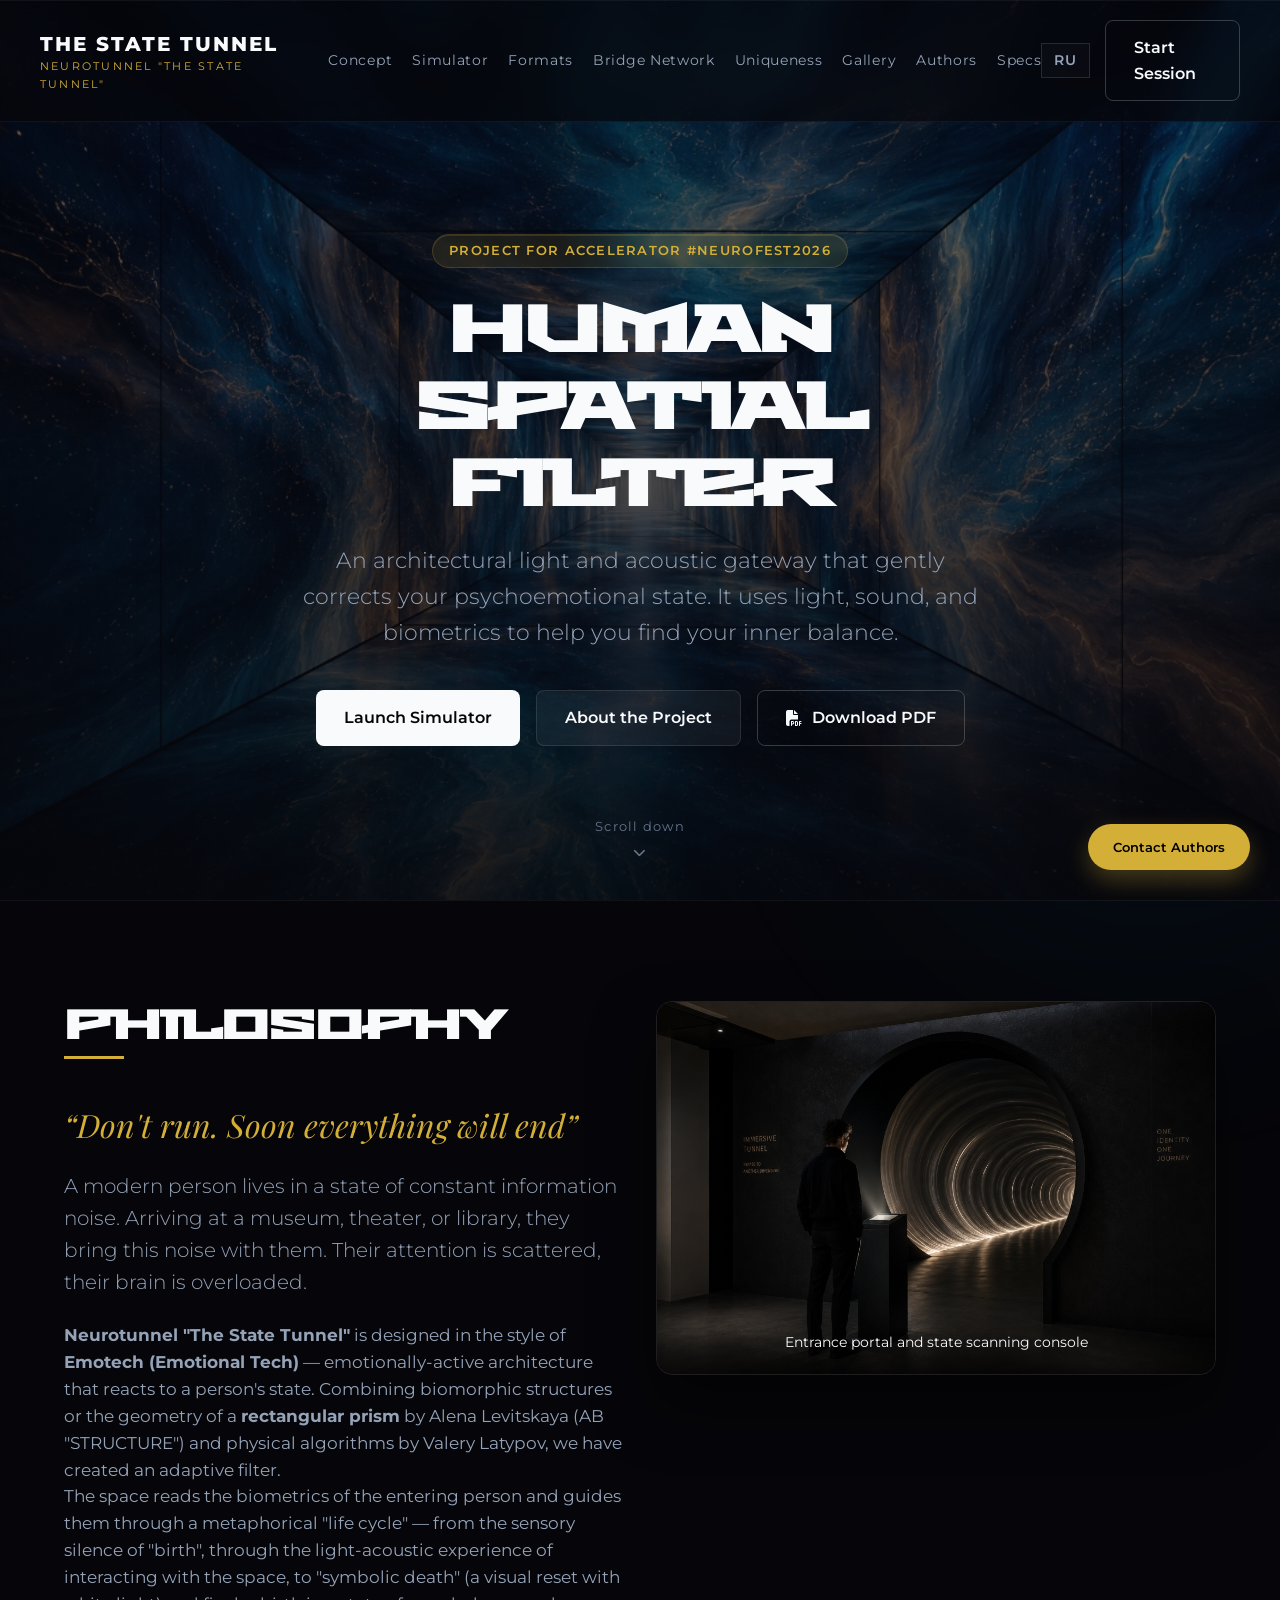
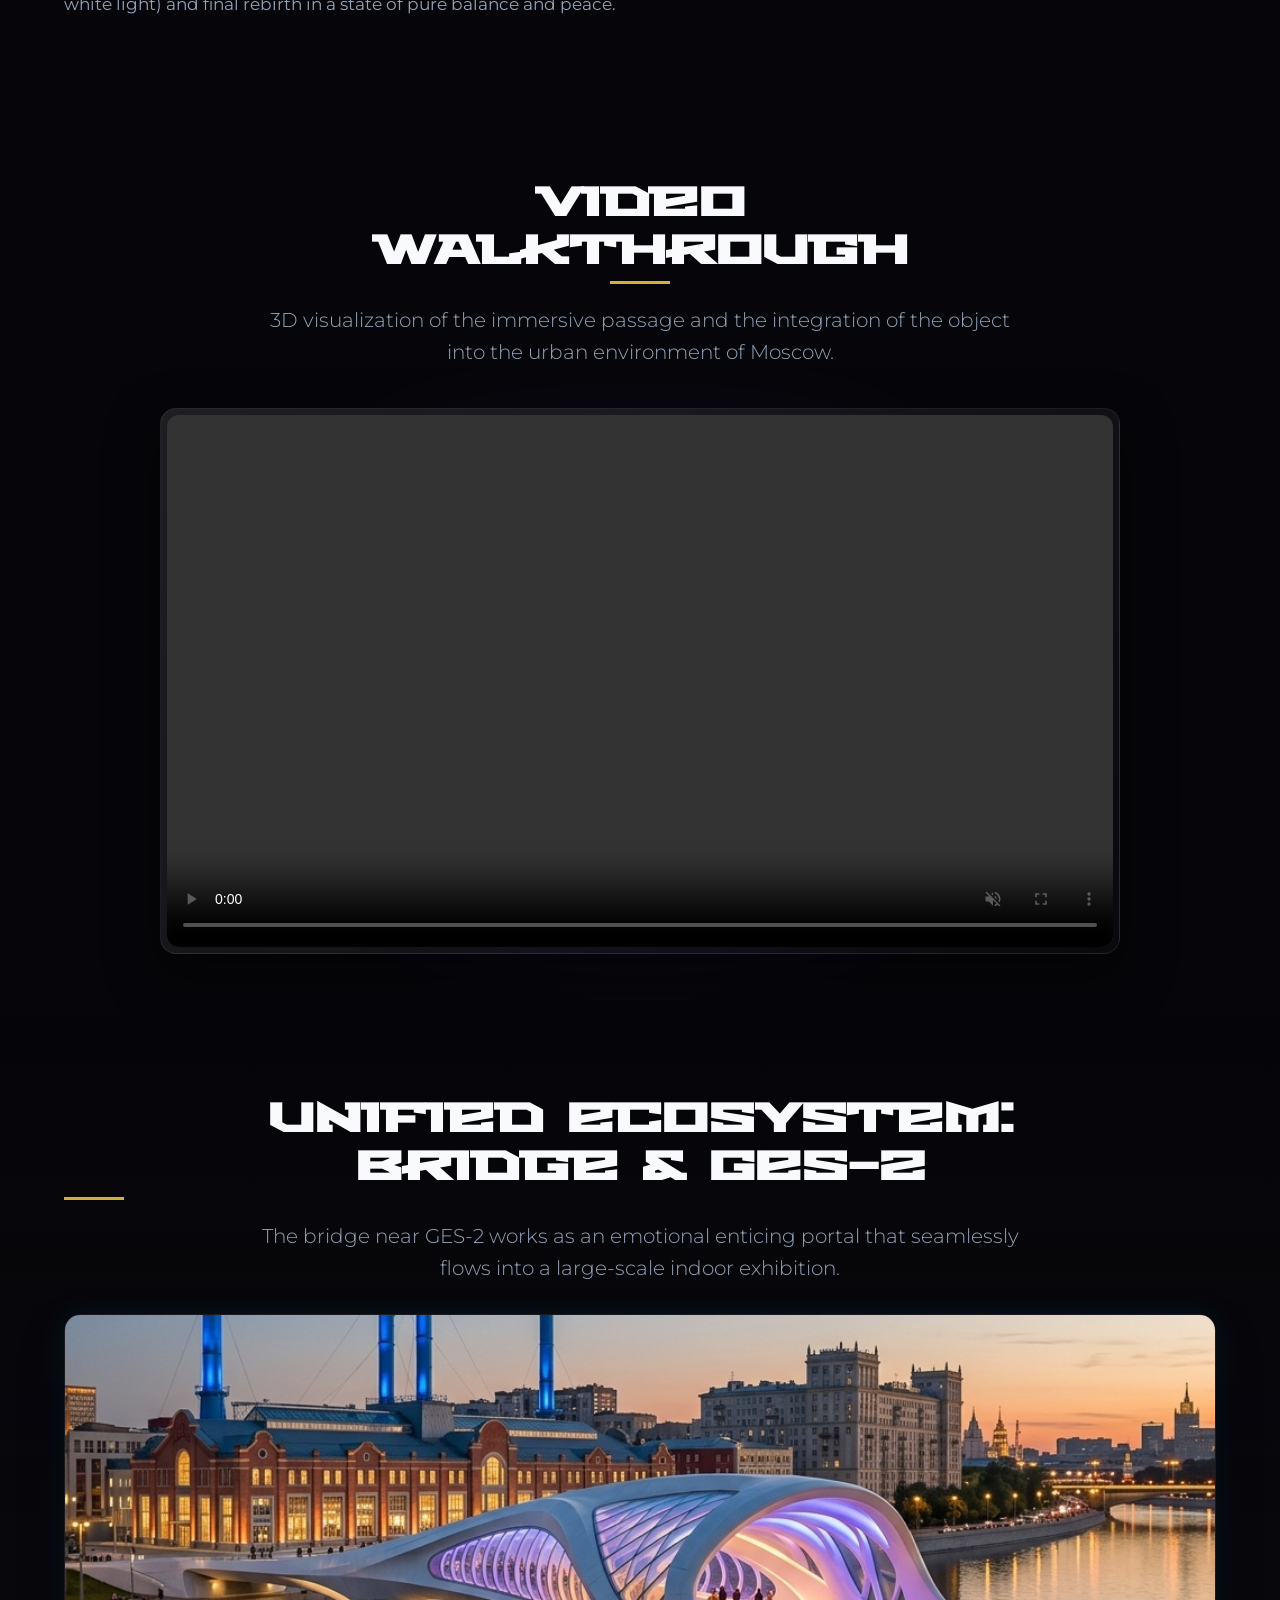
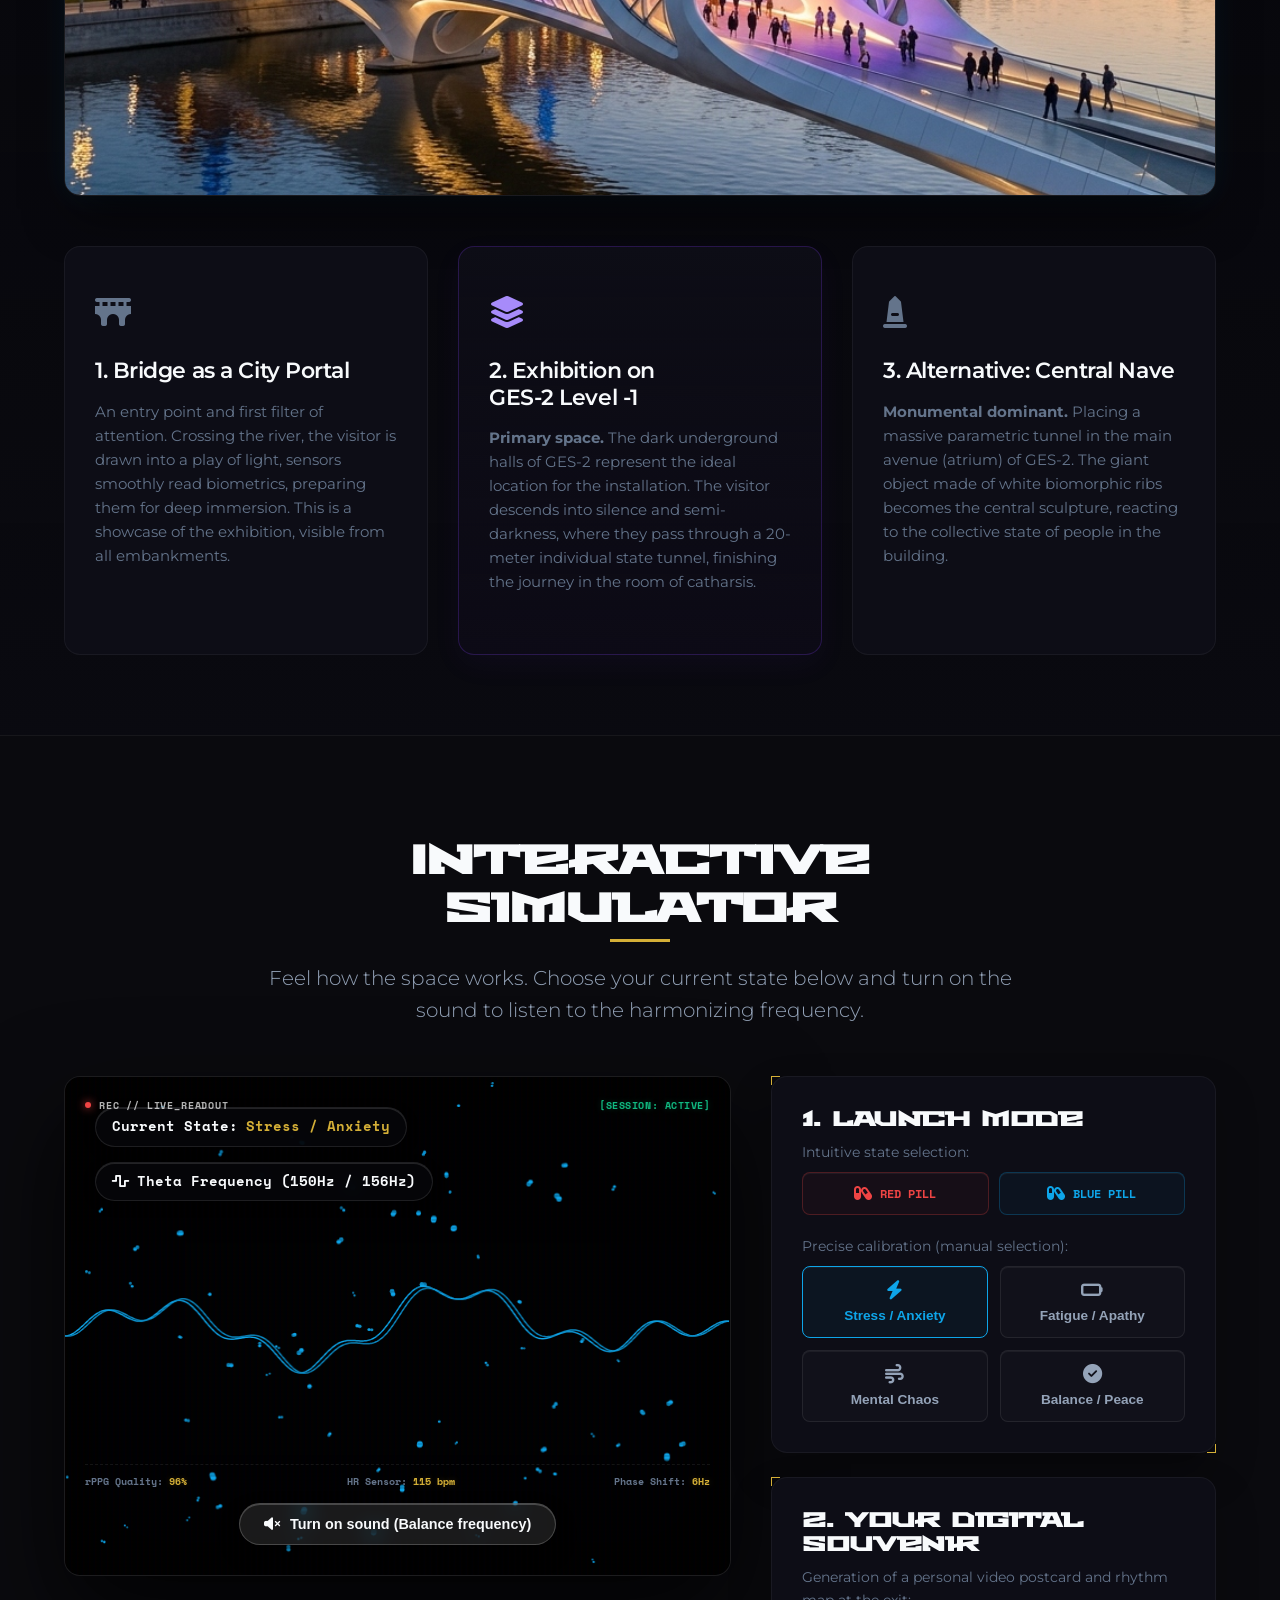
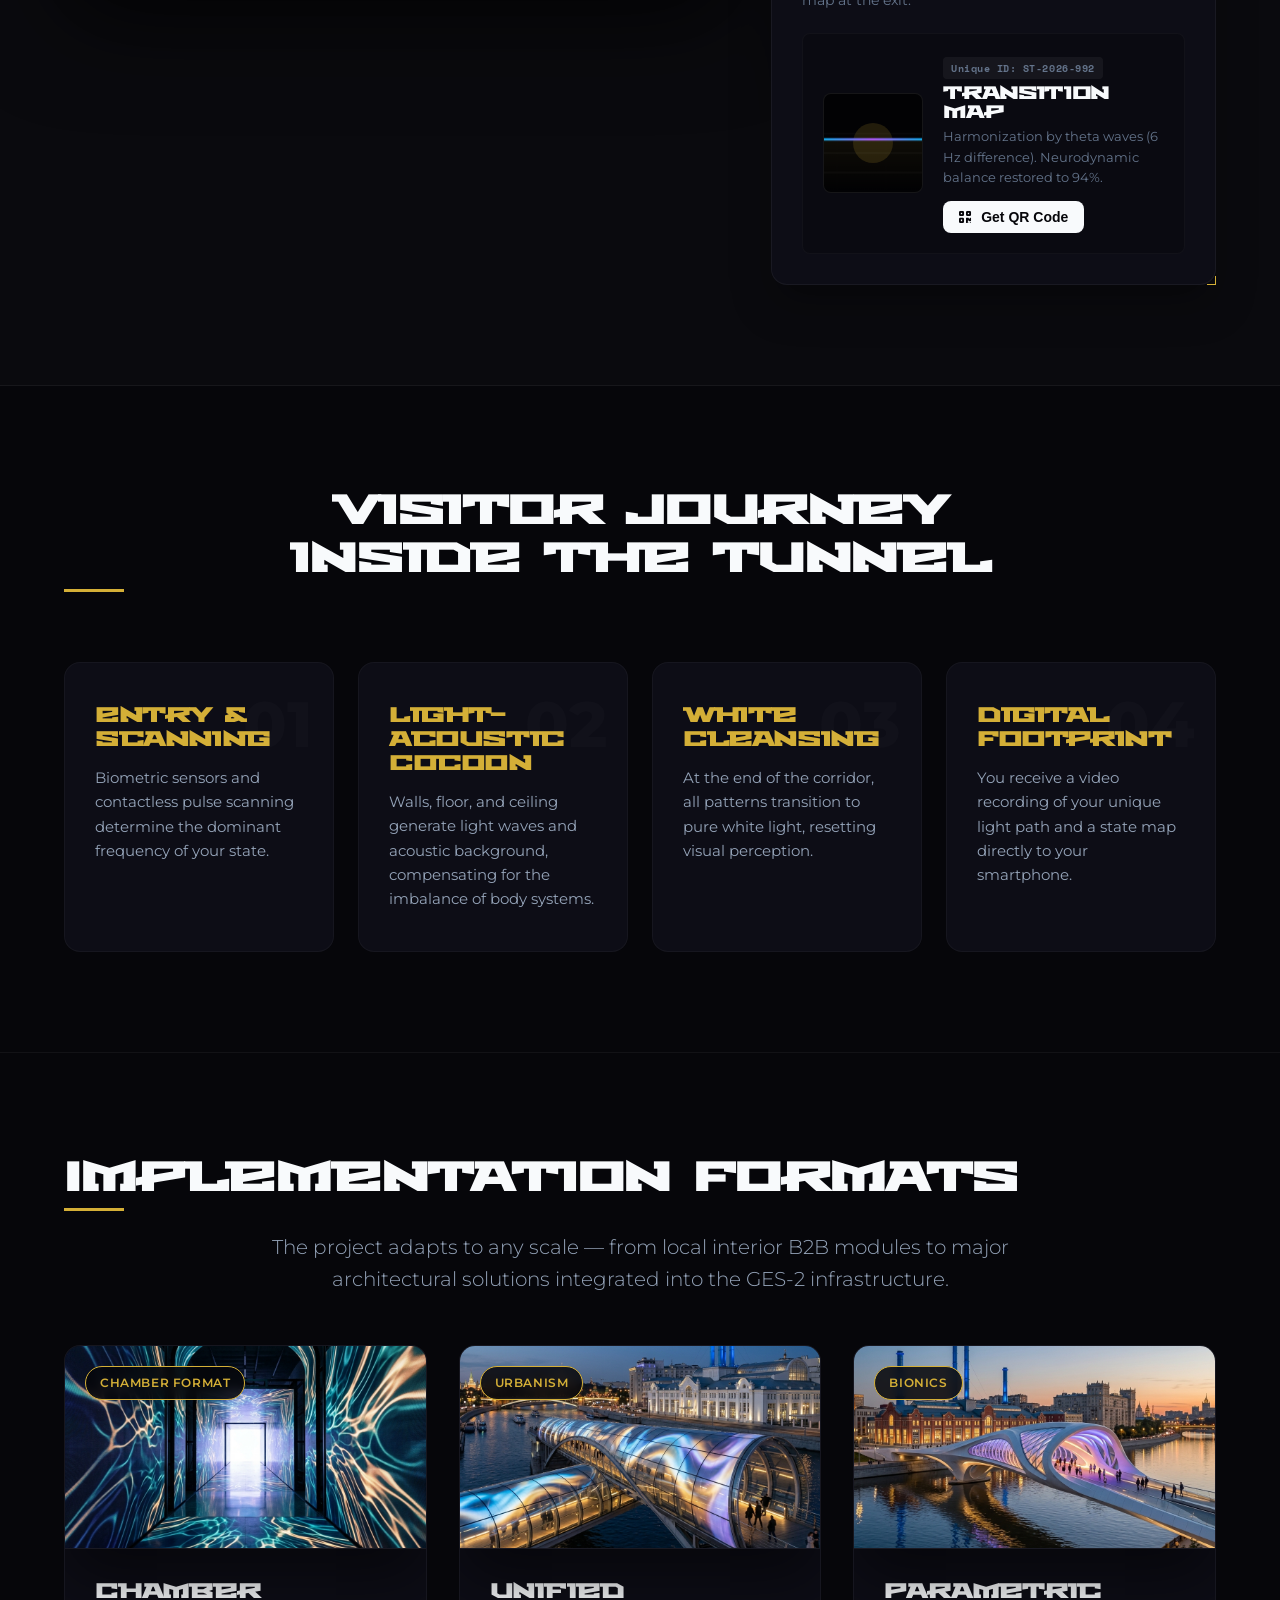
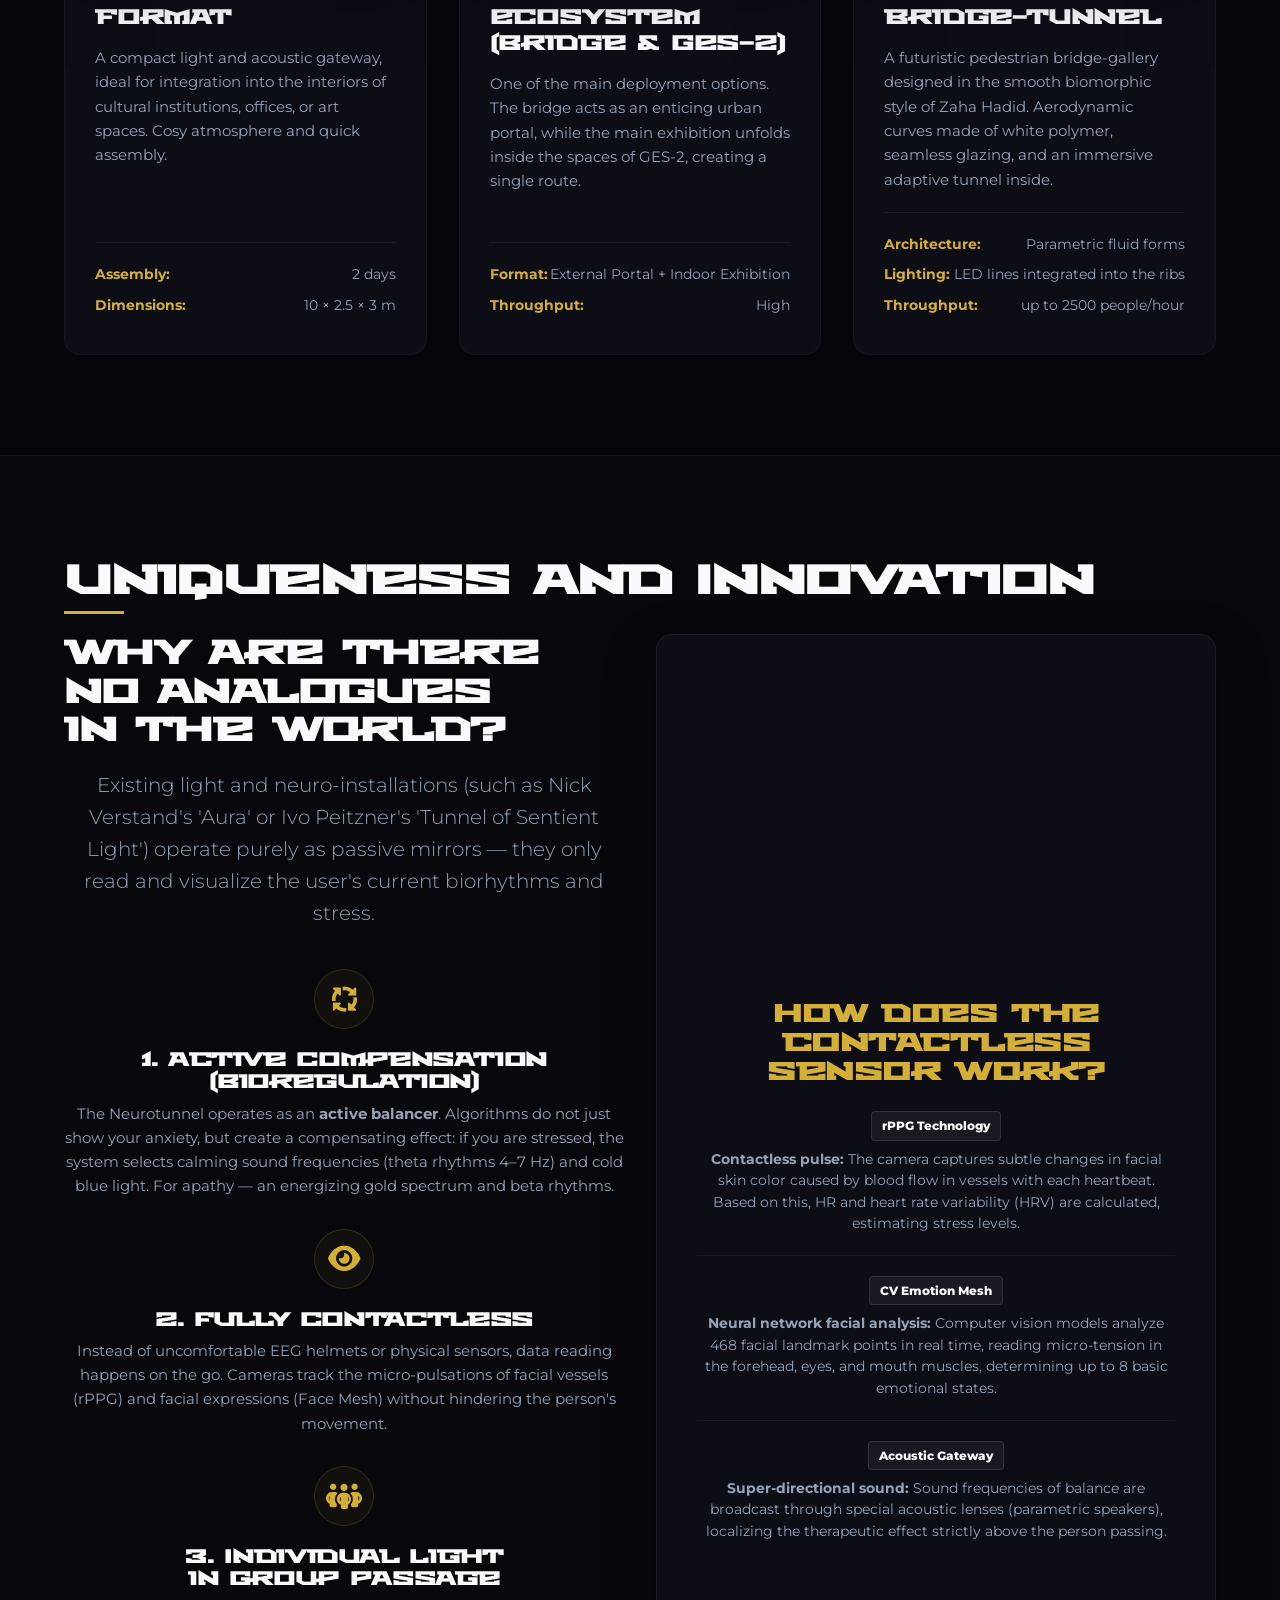
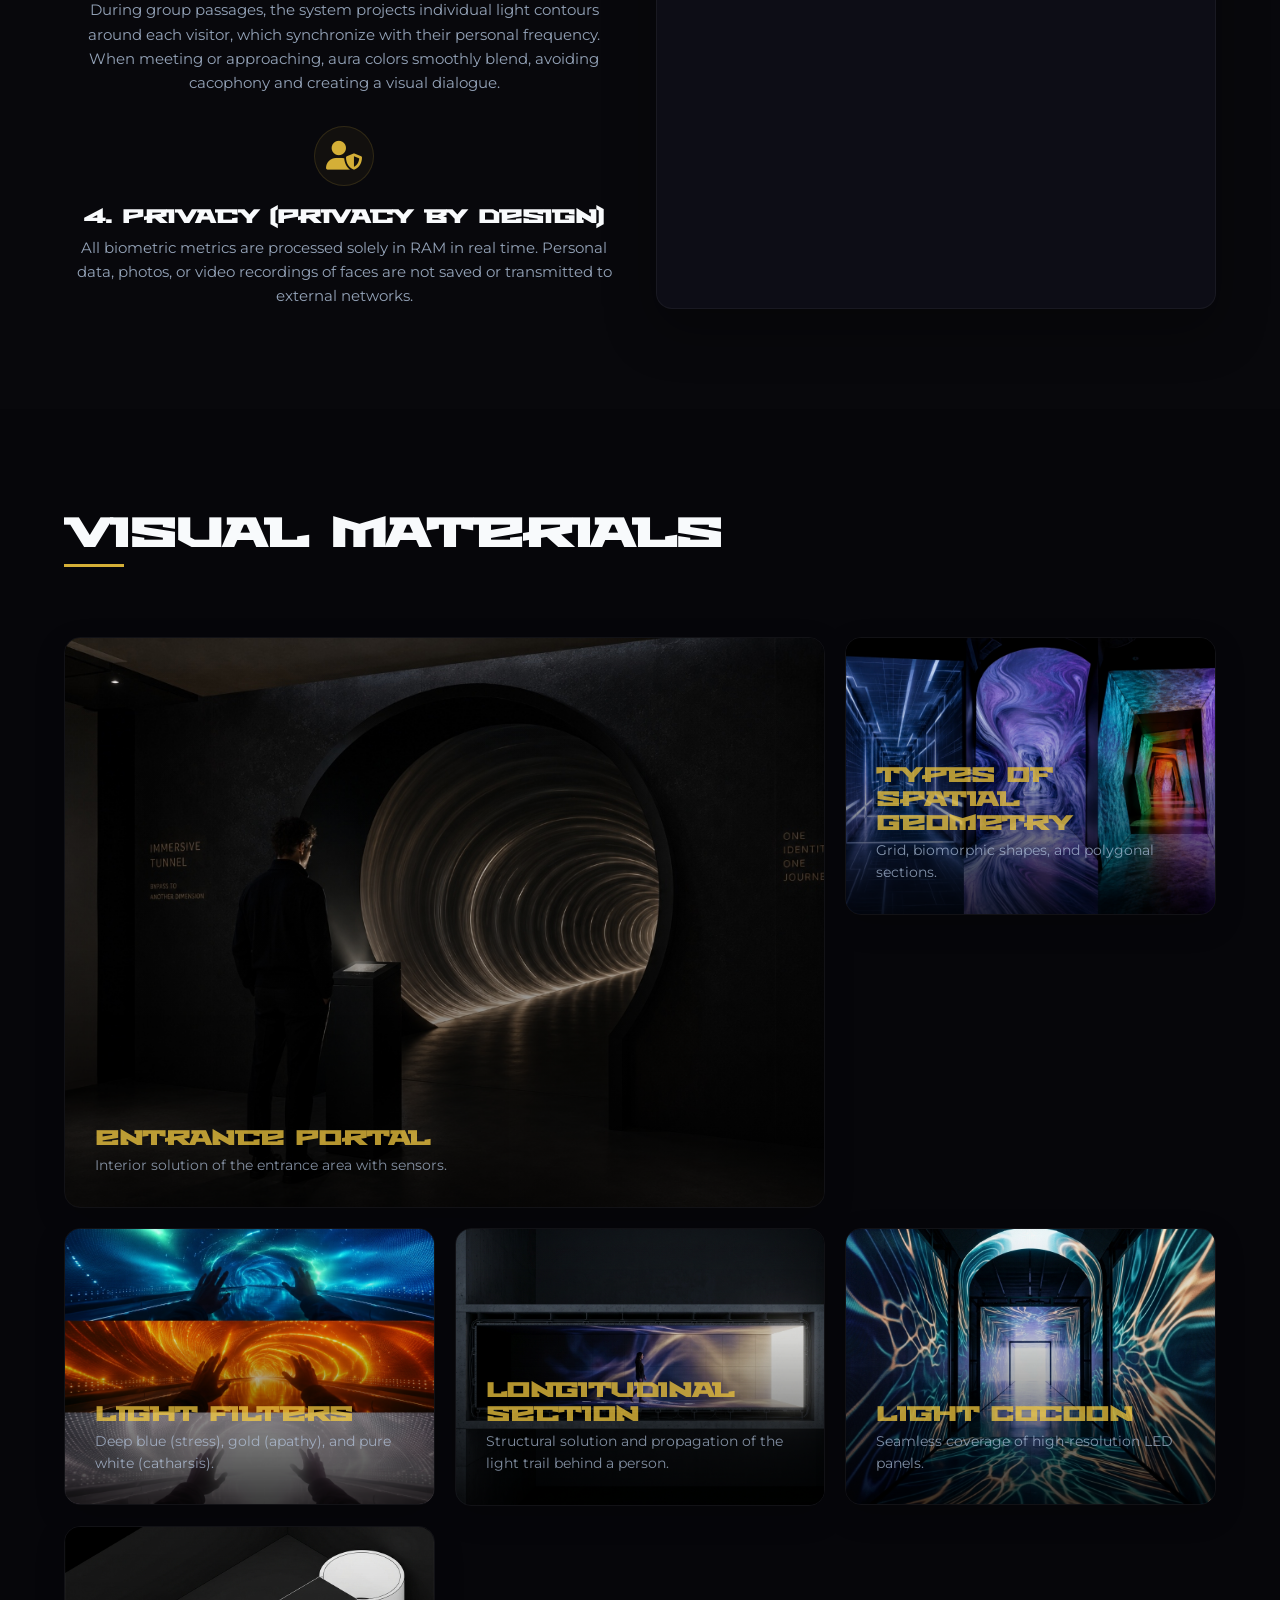
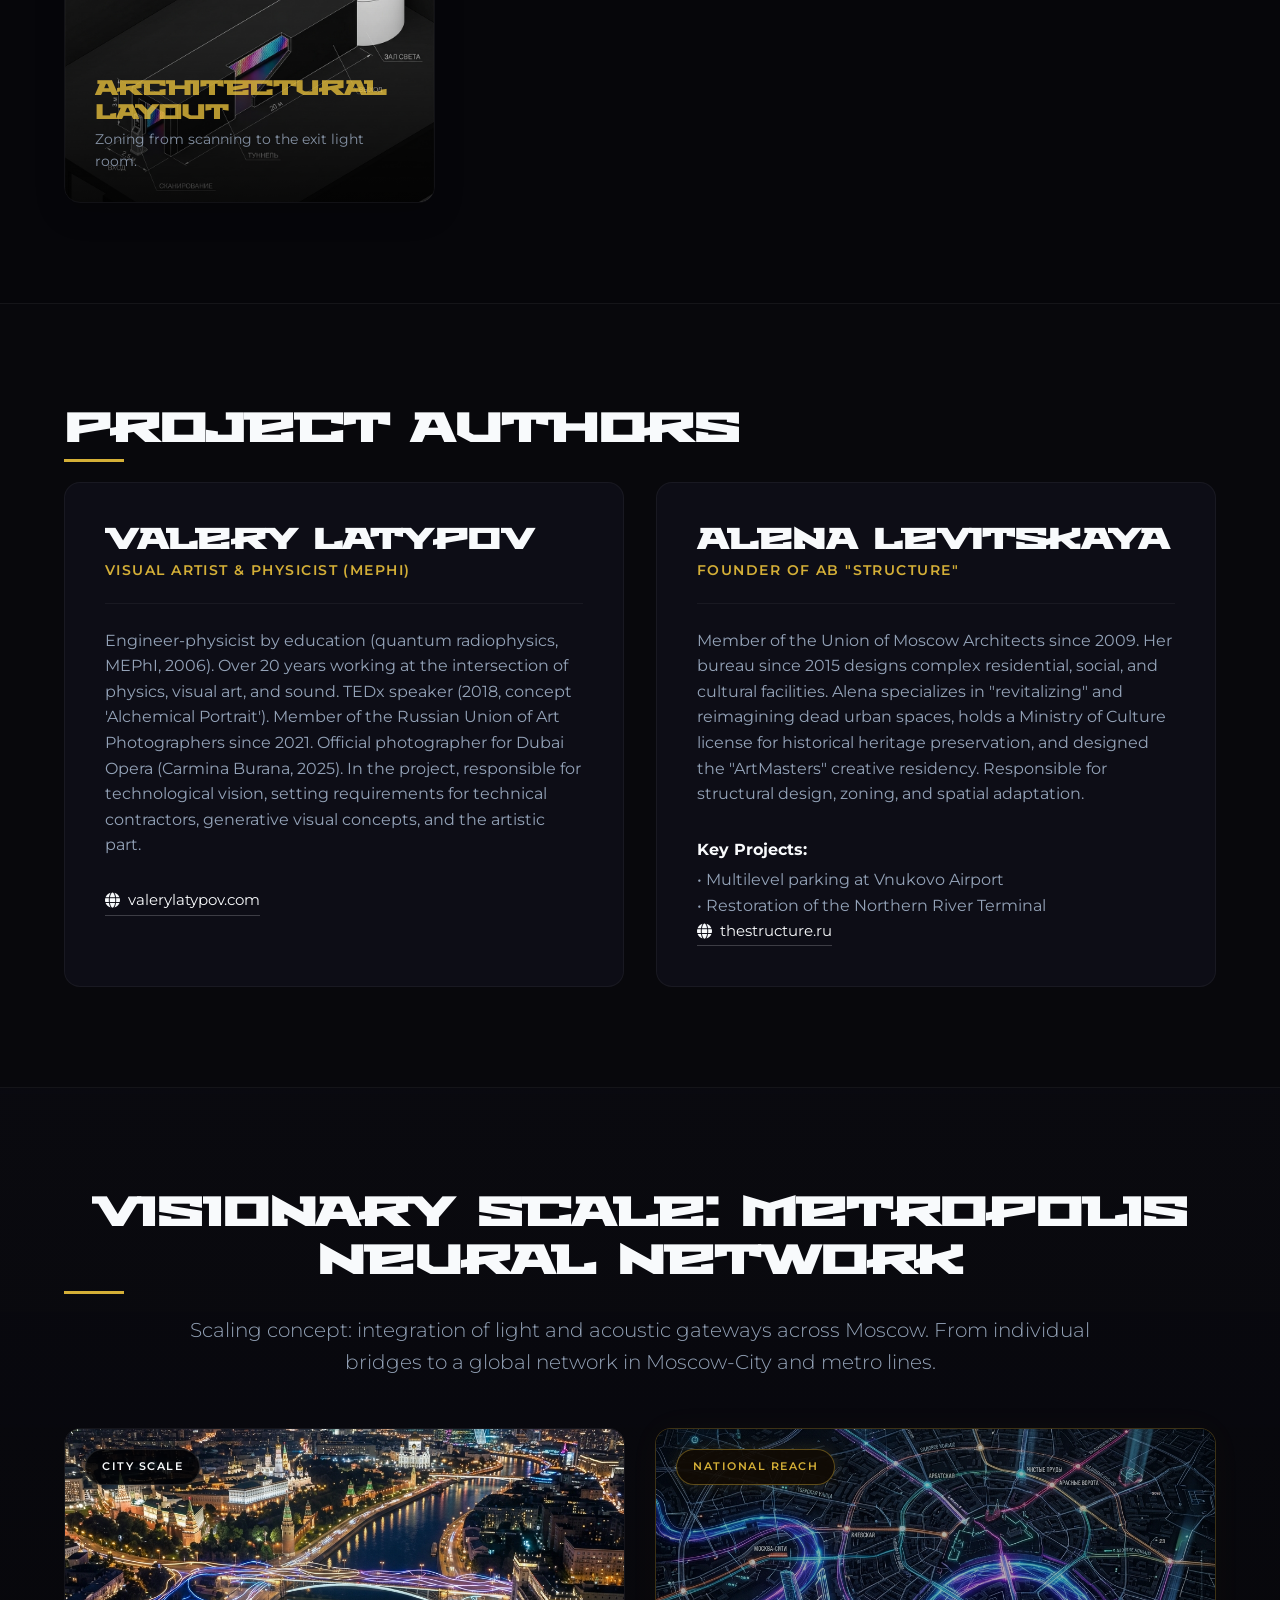
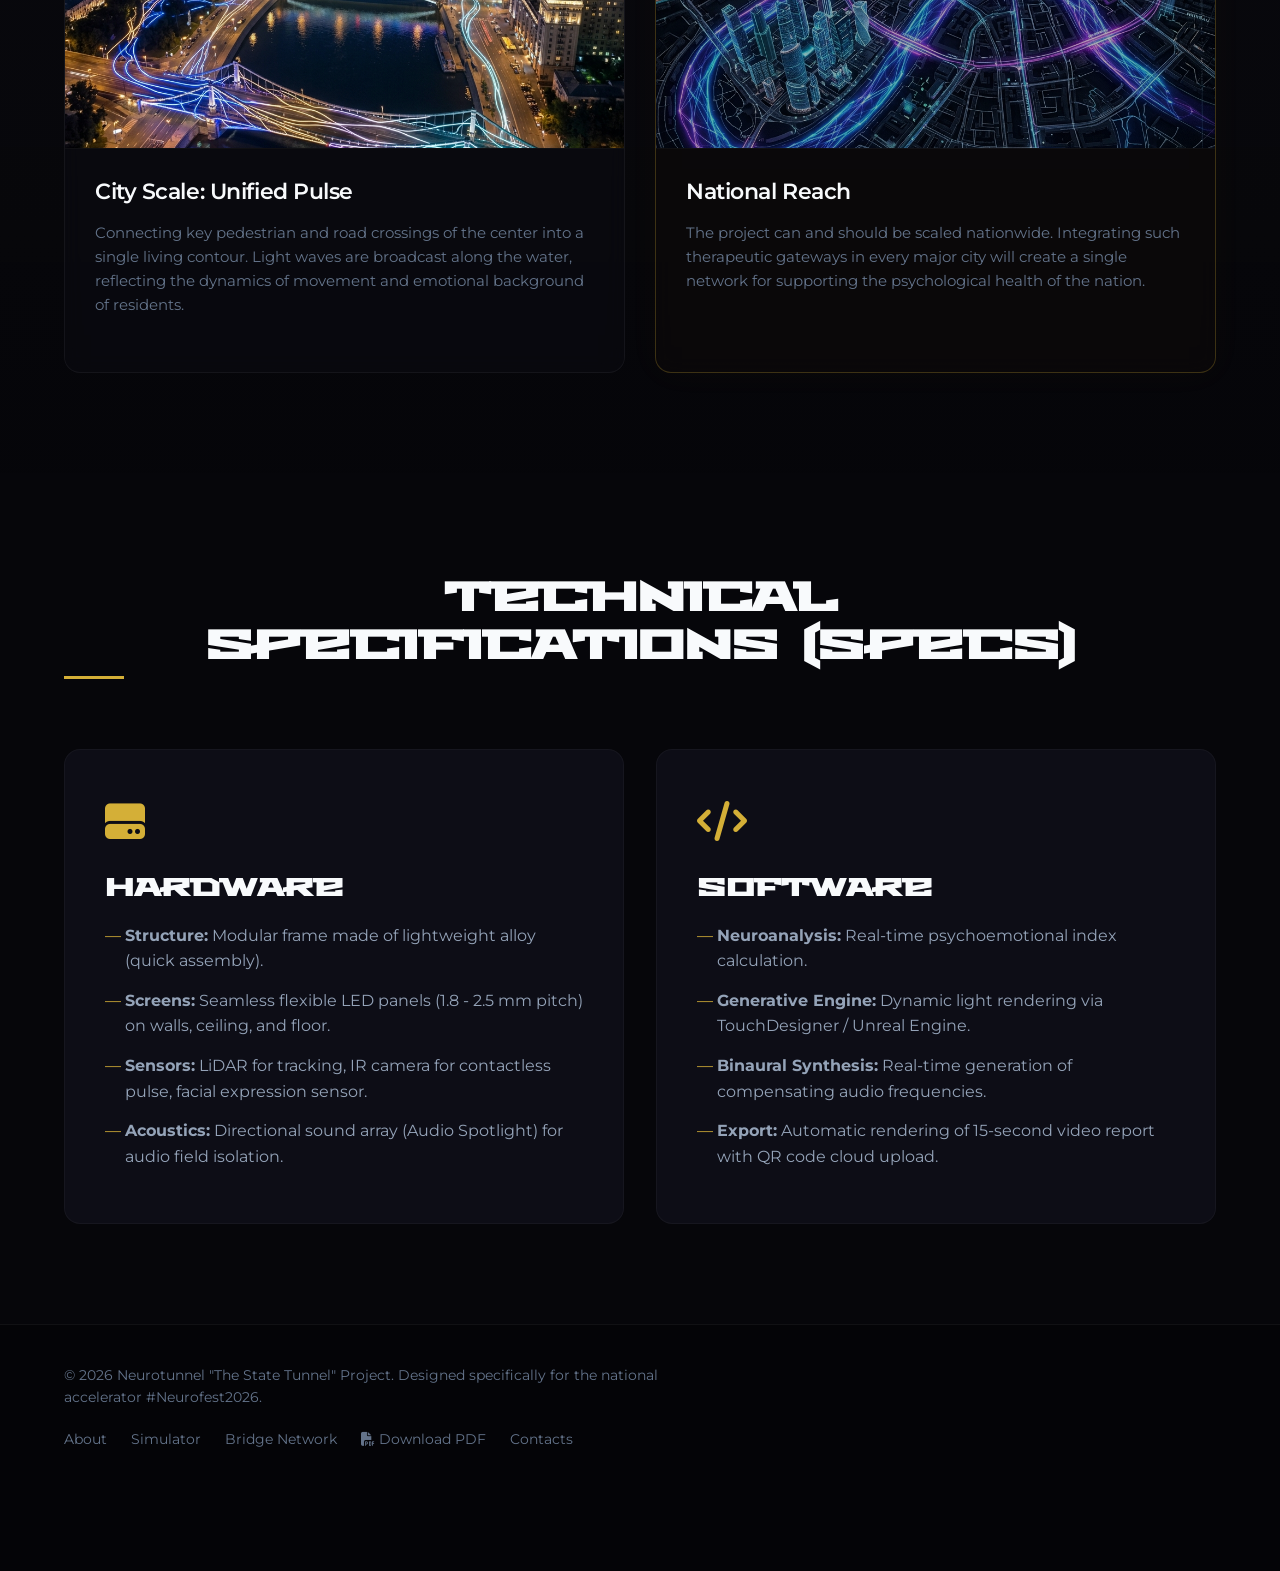
<file: index-en.html>
<!DOCTYPE html>
<html lang="en">
<head>
    <meta charset="UTF-8">
    <meta name="viewport" content="width=device-width, initial-scale=1.0">
    <title>Neurotunnel. The State Tunnel | Project for Neurofest 2026</title>
    <meta name="description" content="Adaptive light-acoustic environment for cultural institutions. Contactless reading of the visitor's state via rPPG. Project for Neurofest 2026. Authors: Valery Latypov, Alena Levitskaya (AB Structure).">
    <!-- Google Fonts -->
    <link rel="preconnect" href="https://fonts.googleapis.com">
    <link rel="preconnect" href="https://fonts.gstatic.com" crossorigin>
    <link href="https://fonts.googleapis.com/css2?family=Montserrat:wght@300;400;600;800&family=Outfit:wght@300;400;600;800&family=Playfair+Display:ital,wght@0,400;0,600;1,400&family=Space+Mono:ital,wght@0,400;0,700;1,400;1,700&display=swap" rel="stylesheet">
    <!-- FontAwesome for icons -->
    <link rel="stylesheet" href="https://cdnjs.cloudflare.com/ajax/libs/font-awesome/6.4.0/css/all.min.css">
    <link rel="stylesheet" href="style.css">
</head>
<body class="simulation-active">

    <!-- Background Ambient Glows -->
    <div class="ambient-glow" id="glow-1"></div>
    <div class="ambient-glow" id="glow-2"></div>

    <!-- Navigation -->
    <header class="header reveal-init stagger-1">
        <div class="logo">
            <span class="logo-main">THE STATE TUNNEL</span>
            <span class="logo-sub">NEUROTUNNEL "THE STATE TUNNEL"</span>
        </div>
        <nav class="nav">
            <a href="#concept">Concept</a>
            <a href="#simulator">Simulator</a>
            <a href="#scales">Formats</a>
            <a href="#city-network">Bridge Network</a>
            <a href="#innovation">Uniqueness</a>
            <a href="#gallery">Gallery</a>
            <a href="#team">Authors</a>
            <a href="#tech">Specs</a>
        </nav>
        <div class="cta-header">
            <a href="index.html" class="lang-toggle-link">RU</a>
            <a href="#simulator" class="btn btn-outline">Start Session</a>
        </div>
    </header>

    <!-- Hero Section -->
    <section class="hero">
        <div class="hero-content" style="text-align: center; display: flex; flex-direction: column; align-items: center; margin: 0 auto;">
            <div class="badge reveal-init stagger-2">Project for Accelerator #Neurofest2026</div>
            <h1 class="hero-title reveal-init stagger-3">Human Spatial Filter</h1>
            <p class="hero-subtitle reveal-init stagger-4" style="max-width: 800px;">An architectural light and acoustic gateway that gently corrects your psychoemotional state. It uses light, sound, and biometrics to help you find your inner balance.</p>
            <div class="hero-actions reveal-init stagger-5">
                <a href="#simulator" class="btn btn-primary">Launch Simulator</a>
                <a href="#concept" class="btn btn-secondary">About the Project</a>
                <a href="Neirotunnel_thestr_EN.pdf" target="_blank" class="btn btn-outline"><i class="fa-solid fa-file-pdf"></i> Download PDF</a>
            </div>
        </div>
        <div class="hero-bg-visual">
            <div class="tunnel-mesh"></div>
        </div>
        <div class="scroll-indicator">
            <span>Scroll down</span>
            <i class="fa-solid fa-chevron-down"></i>
        </div>
    </section>

    <!-- Philosophy / Concept Section -->
    <section id="concept" class="section concept-section">
        <div class="container">
            <div class="grid grid-2">
                <div class="concept-text">
                    <h2 class="section-title">Philosophy</h2>
                    <p class="quote">“Don't run. Soon everything will end”</p>
                    <p class="lead">A modern person lives in a state of constant information noise. Arriving at a museum, theater, or library, they bring this noise with them. Their attention is scattered, their brain is overloaded.</p>
                    <p><strong>Neurotunnel "The State Tunnel"</strong> is designed in the style of <strong>Emotech (Emotional Tech)</strong> — emotionally-active architecture that reacts to a person's state. Combining biomorphic structures or the geometry of a <strong>rectangular prism</strong> by Alena Levitskaya (AB "STRUCTURE") and physical algorithms by Valery Latypov, we have created an adaptive filter.</p>
                    <p>The space reads the biometrics of the entering person and guides them through a metaphorical "life cycle" — from the sensory silence of "birth", through the light-acoustic experience of interacting with the space, to "symbolic death" (a visual reset with white light) and final rebirth in a state of pure balance and peace.</p>
                </div>
                <div class="concept-visual">
                    <div class="img-wrapper">
                        <img src="images/entrance.jpg" alt="Entrance to the state tunnel">
                        <div class="img-caption">Entrance portal and state scanning console</div>
                    </div>
                </div>
            </div>
        </div>
    </section>

    <!-- Video Walkthrough Section -->
    <section id="walkthrough-video" class="section video-section">
        <div class="container">
            <div class="text-center max-w-3xl">
                <h2 class="section-title">Video Walkthrough</h2>
                <p class="lead">3D visualization of the immersive passage and the integration of the object into the urban environment of Moscow.</p>
            </div>
            <div class="video-container-wrapper">
                <div class="video-glow-effect"></div>
                <div class="video-wrapper-inner">
                    <video id="concept-video" autoplay loop muted playsinline controls preload="metadata">
                        <source src="images/walkthrough.mp4" type="video/mp4">
                        Your browser does not support embedded videos.
                    </video>
                </div>
            </div>
        </div>
    </section>

    <!-- Exhibition & Journey Ecosystem Section -->
    <section id="ecosystem" class="section ecosystem-section">
        <div class="container">
            <h2 class="section-title text-center">Unified Ecosystem: Bridge & GES-2</h2>
            <p class="lead text-center max-w-3xl">The bridge near GES-2 works as an emotional enticing portal that seamlessly flows into a large-scale indoor exhibition.</p>
            
            <div class="ecosystem-hero-image-container reveal-init stagger-3">
                <img src="images/bridge_tunnel.png" alt="Unified Ecosystem: Bridge and GES-2" class="ecosystem-hero-image">
            </div>
            
            <div class="ecosystem-grid">
                <!-- Portal Card -->
                <div class="ecosystem-card">
                    <div class="card-icon"><i class="fa-solid fa-bridge"></i></div>
                    <h3>1. Bridge as a City Portal</h3>
                    <p class="card-desc">An entry point and first filter of attention. Crossing the river, the visitor is drawn into a play of light, sensors smoothly read biometrics, preparing them for deep immersion. This is a showcase of the exhibition, visible from all embankments.</p>
                </div>

                <!-- Underground Card -->
                <div class="ecosystem-card highlight">
                    <div class="card-icon"><i class="fa-solid fa-layer-group"></i></div>
                    <h3>2. Exhibition on GES-2 Level -1</h3>
                    <p class="card-desc"><strong>Primary space.</strong> The dark underground halls of GES-2 represent the ideal location for the installation. The visitor descends into silence and semi-darkness, where they pass through a 20-meter individual state tunnel, finishing the journey in the room of catharsis.</p>
                </div>

                <!-- Main Nave Card -->
                <div class="ecosystem-card">
                    <div class="card-icon"><i class="fa-solid fa-monument"></i></div>
                    <h3>3. Alternative: Central Nave</h3>
                    <p class="card-desc"><strong>Monumental dominant.</strong> Placing a massive parametric tunnel in the main avenue (atrium) of GES-2. The giant object made of white biomorphic ribs becomes the central sculpture, reacting to the collective state of people in the building.</p>
                </div>
            </div>
        </div>
    </section>

    <!-- Interactive Simulator Section -->
    <section id="simulator" class="section simulator-section">
        <div class="container">
            <div class="text-center max-w-3xl">
                <h2 class="section-title">Interactive Simulator</h2>
                <p class="lead">Feel how the space works. Choose your current state below and turn on the sound to listen to the harmonizing frequency.</p>
            </div>

            <div class="simulator-container">
                <!-- Visual Canvas Screen -->
                <div class="sim-screen" id="sim-screen">
                    <canvas id="visual-canvas"></canvas>
                    
                    <!-- Hardware overlays -->
                    <div class="live-indicator">
                        <span class="live-dot"></span>
                        <span class="live-text">REC // LIVE_READOUT</span>
                    </div>
                    <div class="session-indicator">
                        [SESSION: ACTIVE]
                    </div>
                    
                    <div class="screen-overlay">
                        <div class="state-indicator">
                            <span class="label">Current State:</span>
                            <span class="value" id="current-state-val">Stress / Anxiety</span>
                        </div>
                        <div class="frequency-indicator">
                            <i class="fa-solid fa-wave-square"></i>
                            <span id="frequency-val">Theta Frequency (150Hz / 156Hz)</span>
                        </div>
                    </div>
                    
                    <div class="telemetry-overlay">
                        <div class="telemetry-item"><span class="t-label">rPPG Quality:</span> <span id="telemetry-rppg" class="t-val">96%</span></div>
                        <div class="telemetry-item"><span class="t-label">HR Sensor:</span> <span id="telemetry-hr" class="t-val">115 bpm</span></div>
                        <div class="telemetry-item"><span class="t-label">Phase Shift:</span> <span id="telemetry-phase" class="t-val">6Hz</span></div>
                    </div>
                    
                    <!-- Audio Control Overlay -->
                    <button class="audio-toggle" id="audio-toggle" title="Turn on/off sound">
                        <i class="fa-solid fa-volume-xmark"></i>
                        <span>Turn on sound (Balance frequency)</span>
                    </button>
                </div>

                <!-- Controls & Artifact Output -->
                <div class="sim-sidebar">
                    <div class="sim-card">
                        <h3>1. Launch Mode</h3>
                        
                        <p class="card-desc" style="margin-bottom: 8px;">Intuitive state selection:</p>
                        <div class="pills-selector-grid" style="display: grid; grid-template-columns: 1fr 1fr; gap: 10px; margin-bottom: 20px;">
                            <button class="btn-state pill-btn-state pill-red" data-state="stress" style="flex-direction: row; justify-content: center; gap: 8px; border: 1px solid rgba(239, 68, 68, 0.25); background: rgba(239, 68, 68, 0.04); color: #ef4444; font-family: var(--font-mono); font-size: 0.75rem; padding: 12px 10px;">
                                <i class="fa-solid fa-capsules" style="font-size: 1rem;"></i> RED PILL
                            </button>
                            <button class="btn-state pill-btn-state pill-blue" data-state="balance" style="flex-direction: row; justify-content: center; gap: 8px; border: 1px solid rgba(14, 165, 233, 0.25); background: rgba(14, 165, 233, 0.04); color: #0ea5e9; font-family: var(--font-mono); font-size: 0.75rem; padding: 12px 10px;">
                                <i class="fa-solid fa-capsules" style="font-size: 1rem;"></i> BLUE PILL
                            </button>
                        </div>

                        <p class="card-desc" style="margin-bottom: 8px;">Precise calibration (manual selection):</p>
                        <div class="state-buttons">
                            <button class="btn-state active" data-state="stress" data-color="#1e3a8a" data-freq-diff="6">
                                <i class="fa-solid fa-bolt"></i> Stress / Anxiety
                            </button>
                            <button class="btn-state" data-state="apathy" data-color="#b45309" data-freq-diff="12">
                                <i class="fa-solid fa-battery-empty"></i> Fatigue / Apathy
                            </button>
                            <button class="btn-state" data-state="chaos" data-color="#6b21a8" data-freq-diff="8">
                                <i class="fa-solid fa-wind"></i> Mental Chaos
                            </button>
                            <button class="btn-state" data-state="balance" data-color="#ffffff" data-freq-diff="0">
                                <i class="fa-solid fa-circle-check"></i> Balance / Peace
                            </button>
                        </div>
                    </div>

                    <div class="sim-card card-souvenir">
                        <h3>2. Your Digital Souvenir</h3>
                        <p class="card-desc">Generation of a personal video postcard and rhythm map at the exit:</p>
                        <div class="souvenir-preview">
                            <div class="souvenir-mock" id="souvenir-visual">
                                <div class="pulse-ring"></div>
                                <canvas id="chart-canvas" width="200" height="80"></canvas>
                            </div>
                            <div class="souvenir-info">
                                <span class="badge-mini">Unique ID: ST-2026-992</span>
                                <h4>Transition Map</h4>
                                <p id="souvenir-desc">Harmonization by theta waves (6 Hz difference). Neurodynamic balance restored to 94%.</p>
                                <button class="btn btn-primary btn-sm" id="btn-download-souvenir">
                                    <i class="fa-solid fa-qrcode"></i> Get QR Code
                                </button>
                            </div>
                        </div>
                    </div>
                </div>
            </div>
        </div>
    </section>

    <!-- User Journey -->
    <section class="section journey-section">
        <div class="container">
            <h2 class="section-title text-center">Visitor Journey inside the Tunnel</h2>
            <div class="journey-steps">
                <div class="step-card">
                    <div class="step-num">01</div>
                    <h3>Entry & Scanning</h3>
                    <p>Biometric sensors and contactless pulse scanning determine the dominant frequency of your state.</p>
                </div>
                <div class="step-card">
                    <div class="step-num">02</div>
                    <h3>Light-Acoustic Cocoon</h3>
                    <p>Walls, floor, and ceiling generate light waves and acoustic background, compensating for the imbalance of body systems.</p>
                </div>
                <div class="step-card">
                    <div class="step-num">03</div>
                    <h3>White Cleansing</h3>
                    <p>At the end of the corridor, all patterns transition to pure white light, resetting visual perception.</p>
                </div>
                <div class="step-card">
                    <div class="step-num">04</div>
                    <h3>Digital Footprint</h3>
                    <p>You receive a video recording of your unique light path and a state map directly to your smartphone.</p>
                </div>
            </div>
        </div>
    </section>

    <!-- Scale & Deployment Options -->
    <section id="scales" class="section scales-section">
        <div class="container">
            <h2 class="section-title text-center">Implementation Formats</h2>
            <p class="lead text-center max-w-3xl">The project adapts to any scale — from local interior B2B modules to major architectural solutions integrated into the GES-2 infrastructure.</p>
            <div class="scales-grid">
                <!-- Scale 1: Modular B2B Tunnel -->
                <div class="scale-card">
                    <div class="img-wrapper scale-img">
                        <img src="images/pov_inside.png" alt="Modular B2B tunnel">
                        <div class="scale-badge">Chamber format</div>
                    </div>
                    <div class="scale-info">
                        <h3>Chamber format</h3>
                        <p>A compact light and acoustic gateway, ideal for integration into the interiors of cultural institutions, offices, or art spaces. Cosy atmosphere and quick assembly.</p>
                        <ul class="scale-specs">
                            <li><strong>Assembly:</strong> 2 days</li>
                            <li><strong>Dimensions:</strong> 10 × 2.5 × 3 m</li>
                        </ul>
                    </div>
                </div>

                <!-- Scale 2: Ecosystem Bridge + GES-2 -->
                <div class="scale-card">
                    <div class="img-wrapper scale-img">
                        <img src="images/bridge_vault.png" alt="Unified Ecosystem: Bridge and GES-2">
                        <div class="scale-badge">Urbanism</div>
                    </div>
                    <div class="scale-info">
                        <h3>Unified Ecosystem (Bridge & GES-2)</h3>
                        <p>One of the main deployment options. The bridge acts as an enticing urban portal, while the main exhibition unfolds inside the spaces of GES-2, creating a single route.</p>
                        <ul class="scale-specs">
                            <li><strong>Format:</strong> External Portal + Indoor Exhibition</li>
                            <li><strong>Throughput:</strong> High</li>
                        </ul>
                    </div>
                </div>

                <!-- Scale 3: Parametric Bridge Tunnel -->
                <div class="scale-card">
                    <div class="img-wrapper scale-img">
                        <img src="images/bridge_tunnel.png" alt="Parametric bridge-tunnel">
                        <div class="scale-badge">Bionics</div>
                    </div>
                    <div class="scale-info">
                        <h3>Parametric bridge-tunnel</h3>
                        <p>A futuristic pedestrian bridge-gallery designed in the smooth biomorphic style of Zaha Hadid. Aerodynamic curves made of white polymer, seamless glazing, and an immersive adaptive tunnel inside.</p>
                        <ul class="scale-specs">
                            <li><strong>Architecture:</strong> Parametric fluid forms</li>
                            <li><strong>Lighting:</strong> LED lines integrated into the ribs</li>
                            <li><strong>Throughput:</strong> up to 2500 people/hour</li>
                        </ul>
                    </div>
                </div>
            </div>
        </div>
    </section>

    <!-- Uniqueness & Innovation -->
    <section id="innovation" class="section innovation-section">
        <div class="container">
            <h2 class="section-title text-center">Uniqueness and Innovation</h2>
            <div class="grid grid-2 align-stretch" style="align-items: stretch;">
                <div class="innovation-text">
                    <h3>Why are there no analogues in the world?</h3>
                    <p class="lead" style="text-align: center; max-width: 1000px; margin: 0 auto 40px auto;">Existing light and neuro-installations (such as Nick Verstand's 'Aura' or Ivo Peitzner's 'Tunnel of Sentient Light') operate purely as passive mirrors — they only read and visualize the user's current biorhythms and stress.</p>
                    
                    <div class="usp-item" style="text-align: center; display: flex; flex-direction: column; align-items: center; justify-content: center;">
                        <div class="usp-icon"><i class="fa-solid fa-arrows-spin"></i></div>
                        <div class="usp-content">
                            <h4>1. Active Compensation (Bioregulation)</h4>
                            <p>The Neurotunnel operates as an <strong>active balancer</strong>. Algorithms do not just show your anxiety, but create a compensating effect: if you are stressed, the system selects calming sound frequencies (theta rhythms 4–7 Hz) and cold blue light. For apathy — an energizing gold spectrum and beta rhythms.</p>
                        </div>
                    </div>

                    <div class="usp-item" style="text-align: center; display: flex; flex-direction: column; align-items: center; justify-content: center;">
                        <div class="usp-icon"><i class="fa-solid fa-eye"></i></div>
                        <div class="usp-content">
                            <h4>2. Fully Contactless</h4>
                            <p>Instead of uncomfortable EEG helmets or physical sensors, data reading happens on the go. Cameras track the micro-pulsations of facial vessels (rPPG) and facial expressions (Face Mesh) without hindering the person's movement.</p>
                        </div>
                    </div>

                    <div class="usp-item" style="text-align: center; display: flex; flex-direction: column; align-items: center; justify-content: center;">
                        <div class="usp-icon"><i class="fa-solid fa-people-group"></i></div>
                        <div class="usp-content">
                            <h4>3. Individual Light in Group Passage</h4>
                            <p>During group passages, the system projects individual light contours around each visitor, which synchronize with their personal frequency. When meeting or approaching, aura colors smoothly blend, avoiding cacophony and creating a visual dialogue.</p>
                        </div>
                    </div>

                    <div class="usp-item" style="text-align: center; display: flex; flex-direction: column; align-items: center; justify-content: center;">
                        <div class="usp-icon"><i class="fa-solid fa-user-shield"></i></div>
                        <div class="usp-content">
                            <h4>4. Privacy (Privacy by Design)</h4>
                            <p>All biometric metrics are processed solely in RAM in real time. Personal data, photos, or video recordings of faces are not saved or transmitted to external networks.</p>
                        </div>
                    </div>
                </div>
                
                <div class="innovation-visual">
                    <div class="tech-spec-box" style="height: 100%; display: flex; flex-direction: column; justify-content: center; text-align: center;">
                        <h3>How does the contactless sensor work?</h3>
                        <div class="tech-step-item" style="text-align: center; display: flex; flex-direction: column; align-items: center;">
                            <span class="step-bullet">rPPG Technology</span>
                            <p><strong>Contactless pulse:</strong> The camera captures subtle changes in facial skin color caused by blood flow in vessels with each heartbeat. Based on this, HR and heart rate variability (HRV) are calculated, estimating stress levels.</p>
                        </div>
                        <div class="tech-step-item" style="text-align: center; display: flex; flex-direction: column; align-items: center;">
                            <span class="step-bullet">CV Emotion Mesh</span>
                            <p><strong>Neural network facial analysis:</strong> Computer vision models analyze 468 facial landmark points in real time, reading micro-tension in the forehead, eyes, and mouth muscles, determining up to 8 basic emotional states.</p>
                        </div>
                        <div class="tech-step-item" style="text-align: center; display: flex; flex-direction: column; align-items: center;">
                            <span class="step-bullet">Acoustic Gateway</span>
                            <p><strong>Super-directional sound:</strong> Sound frequencies of balance are broadcast through special acoustic lenses (parametric speakers), localizing the therapeutic effect strictly above the person passing.</p>
                        </div>
                    </div>
                </div>
            </div>
        </div>
    </section>

    <!-- Gallery Section -->
    <section id="gallery" class="section gallery-section">
        <div class="container">
            <h2 class="section-title text-center">Visual Materials</h2>
            <div class="gallery-grid">
                <div class="gallery-item large">
                    <img src="images/entrance.jpg" alt="Entrance to installation">
                    <div class="item-overlay">
                        <h3>Entrance Portal</h3>
                        <p>Interior solution of the entrance area with sensors.</p>
                    </div>
                </div>
                <div class="gallery-item">
                    <img src="images/variations.jpg" alt="Variations of tunnel interiors">
                    <div class="item-overlay">
                        <h3>Types of Spatial Geometry</h3>
                        <p>Grid, biomorphic shapes, and polygonal sections.</p>
                    </div>
                </div>
                <div class="gallery-item">
                    <img src="images/pov_states.jpg" alt="First person view by states">
                    <div class="item-overlay">
                        <h3>Light Filters</h3>
                        <p>Deep blue (stress), gold (apathy), and pure white (catharsis).</p>
                    </div>
                </div>
                <div class="gallery-item">
                    <img src="images/side_view.png" alt="Section drawing">
                    <div class="item-overlay">
                        <h3>Longitudinal Section</h3>
                        <p>Structural solution and propagation of the light trail behind a person.</p>
                    </div>
                </div>
                <div class="gallery-item">
                    <img src="images/pov_inside.png" alt="Tunnel interior">
                    <div class="item-overlay">
                        <h3>Light Cocoon</h3>
                        <p>Seamless coverage of high-resolution LED panels.</p>
                    </div>
                </div>
                <div class="gallery-item">
                    <img src="images/blueprint.png" alt="Top blueprint layout">
                    <div class="item-overlay">
                        <h3>Architectural Layout</h3>
                        <p>Zoning from scanning to the exit light room.</p>
                    </div>
                </div>
            </div>
        </div>
    </section>

    <!-- Team / Philosophy Section -->
    <section id="team" class="section team-section">
        <div class="container">
            <h2 class="section-title text-center">Project Authors</h2>
            <div class="grid grid-2">
                <!-- Valery -->
                <div class="author-card">
                    <div class="author-header">
                        <h3>Valery Latypov</h3>
                        <span class="author-title">Visual Artist & Physicist (MEPhI)</span>
                    </div>
                    <p class="author-bio">Engineer-physicist by education (quantum radiophysics, MEPhI, 2006). Over 20 years working at the intersection of physics, visual art, and sound. TEDx speaker (2018, concept 'Alchemical Portrait'). Member of the Russian Union of Art Photographers since 2021. Official photographer for Dubai Opera (Carmina Burana, 2025). In the project, responsible for technological vision, setting requirements for technical contractors, generative visual concepts, and the artistic part.</p>
                    <div class="author-links">
                        <a href="http://www.valerylatypov.com" target="_blank"><i class="fa-solid fa-globe"></i> valerylatypov.com</a>
                    </div>
                </div>
                <!-- Alena -->
                <div class="author-card">
                    <div class="author-header">
                        <h3>Alena Levitskaya</h3>
                        <span class="author-title">Founder of AB "STRUCTURE"</span>
                    </div>
                    <p class="author-bio">Member of the Union of Moscow Architects since 2009. Her bureau since 2015 designs complex residential, social, and cultural facilities. Alena specializes in "revitalizing" and reimagining dead urban spaces, holds a Ministry of Culture license for historical heritage preservation, and designed the "ArtMasters" creative residency. Responsible for structural design, zoning, and spatial adaptation.</p>
                    <div style="margin-top: 15px;">
                        <strong>Key Projects:</strong>
                        <ul style="list-style: none; padding: 0; color: var(--text-secondary); margin-top: 5px;">
                            <li>• Multilevel parking at Vnukovo Airport</li>
                            <li>• Restoration of the Northern River Terminal</li>
                        </ul>
                    </div>
                    <div class="author-links">
                        <a href="https://thestructure.ru" target="_blank"><i class="fa-solid fa-globe"></i> thestructure.ru</a>
                    </div>
                </div>
            </div>
        </div>
    </section>

    <!-- City Scale: Neural Network of Bridges -->
    <section id="city-network" class="section city-network-section">
        <div class="container">
            <h2 class="section-title text-center">Visionary Scale: Metropolis Neural Network</h2>
            <p class="lead text-center" style="max-width: 900px; margin: 0 auto 40px auto;">Scaling concept: integration of light and acoustic gateways across Moscow. From individual bridges to a global network in Moscow-City and metro lines.</p>
            
            <div class="network-tabs-grid" style="grid-template-columns: 1fr 1fr; display: grid; gap: 30px;">
                <!-- Concept 1: City Scale -->
                <div class="network-card-main" style="grid-column: span 1;">
                    <div class="network-image-wrapper">
                        <img src="images/moscow_bridges.png" alt="Light neural network of Moscow bridges" class="network-img">
                        <div class="network-glow"></div>
                        <div class="network-badge-overlay">City Scale</div>
                    </div>
                    <div class="network-card-content">
                        <h3>City Scale: Unified Pulse</h3>
                        <p>Connecting key pedestrian and road crossings of the center into a single living contour. Light waves are broadcast along the water, reflecting the dynamics of movement and emotional background of residents.</p>
                    </div>
                </div>

                <!-- Concept 2: National Scale -->
                <div class="network-card-main highlight-card" style="grid-column: span 1;">
                    <div class="network-image-wrapper interactive-map-wrapper">
                        <img src="images/moscow_cosmic.png" alt="National Scale" class="network-img" style="opacity: 0.7;">
                        <div class="network-badge-overlay special">National Reach</div>
                    </div>
                    <div class="network-card-content">
                        <h3>National Reach</h3>
                        <p>The project can and should be scaled nationwide. Integrating such therapeutic gateways in every major city will create a single network for supporting the psychological health of the nation.</p>
                    </div>
                </div>
            </div>
        </div>
    </section>
    
    <!-- Technical & Specifications Section -->
    <section id="tech" class="section tech-section">
        <div class="container">
            <h2 class="section-title text-center">Technical Specifications (Specs)</h2>
            <div class="tech-grid">
                <div class="tech-card">
                    <div class="tech-icon"><i class="fa-solid fa-hard-drive"></i></div>
                    <h3>Hardware</h3>
                    <ul>
                        <li><strong>Structure:</strong> Modular frame made of lightweight alloy (quick assembly).</li>
                        <li><strong>Screens:</strong> Seamless flexible LED panels (1.8 - 2.5 mm pitch) on walls, ceiling, and floor.</li>
                        <li><strong>Sensors:</strong> LiDAR for tracking, IR camera for contactless pulse, facial expression sensor.</li>
                        <li><strong>Acoustics:</strong> Directional sound array (Audio Spotlight) for audio field isolation.</li>
                    </ul>
                </div>
                <div class="tech-card">
                    <div class="tech-icon"><i class="fa-solid fa-code"></i></div>
                    <h3>Software</h3>
                    <ul>
                        <li><strong>Neuroanalysis:</strong> Real-time psychoemotional index calculation.</li>
                        <li><strong>Generative Engine:</strong> Dynamic light rendering via TouchDesigner / Unreal Engine.</li>
                        <li><strong>Binaural Synthesis:</strong> Real-time generation of compensating audio frequencies.</li>
                        <li><strong>Export:</strong> Automatic rendering of 15-second video report with QR code cloud upload.</li>
                    </ul>
                </div>
            </div>
        </div>
    </section>

    <!-- Footer -->
    <footer class="footer">
        <div class="container">
            <div class="footer-content">
                <p>&copy; 2026 Neurotunnel "The State Tunnel" Project. Designed specifically for the national accelerator #Neurofest2026.</p>
                <div class="footer-links">
                    <a href="#concept">About</a>
                    <a href="#simulator">Simulator</a>
                    <a href="#city-network">Bridge Network</a>
                    <a href="Neirotunnel_thestr_EN.pdf" target="_blank"><i class="fa-solid fa-file-pdf"></i> Download PDF</a>
                    <a href="#team">Contacts</a>
                </div>
            </div>
        </div>
    </footer>

    <!-- QR Code Modal (Simulated) -->
    <div class="modal" id="qr-modal">
        <div class="modal-content">
            <span class="close-modal">&times;</span>
            <h3>Your QR code is ready!</h3>
            <p>Scan the code with your smartphone to download your personal video and transition map.</p>
            <div class="qr-placeholder">
                <i class="fa-solid fa-qrcode"></i>
            </div>
            <span class="qr-id">ID: ST-2026-992</span>
            <button class="btn btn-primary" id="btn-close-modal">Great</button>
        </div>
    </div>

    <!-- Script -->
    <script src="script.js"></script>

    <!-- Contact FAB -->
    <div class="contact-fab">
        <div class="fab-content">
            <a href="https://t.me/Alena_Levitskaya" target="_blank" class="fab-link"><i class="fa-brands fa-telegram"></i> @Alena_Levitskaya</a>
            <a href="tel:+79031187296" class="fab-link"><i class="fa-solid fa-phone"></i> +7 903 118 7296</a>
        </div>
        <button class="fab-btn">Contact Authors</button>
    </div>

</body>
</html>
</file>
<file: style.css>
/* Modern Premium Dark Mode Design System for 'The State Tunnel' */

@font-face {
    font-family: 'Metro';
    src: url('fonts/Metro.otf') format('opentype');
    font-weight: normal;
    font-style: normal;
    font-display: swap;
}

:root {
    --bg-dark: #06060a;
    --bg-card: #0d0d16;
    --bg-card-hover: #141422;
    --text-primary: #f8fafc;
    --text-secondary: #94a3b8;
    --text-muted: #64748b;
    --accent: #d4af37; /* Luxe Gold */
    --accent-hover: #b8962e;
    
    --color-stress: #0ea5e9; /* Sky Blue */
    --color-apathy: #f59e0b; /* Amber */
    --color-chaos: #a855f7; /* Purple */
    --color-balance: #ffffff; /* White */
    
    --font-sans: 'Montserrat', 'Metro', 'Outfit', -apple-system, BlinkMacSystemFont, "Segoe UI", Roboto, sans-serif;
    --font-serif: 'Playfair Display', Georgia, serif;
    --font-mono: 'Space Mono', monospace;
    
    --transition-smooth: all 0.5s cubic-bezier(0.16, 1, 0.3, 1);
    --border-radius-lg: 16px;
    --border-radius-md: 8px;
    
    --glow-color: rgba(212, 175, 55, 0.15);
}

/* Global Reset */
* {
    margin: 0;
    padding: 0;
    box-sizing: border-box;
    scroll-behavior: smooth;
}

body {
    background-color: var(--bg-dark);
    color: var(--text-primary);
    font-family: var(--font-sans);
    line-height: 1.6;
    overflow-x: hidden;
    position: relative;
}

body::before {
    content: '';
    position: fixed;
    top: 0;
    left: 0;
    width: 100%;
    height: 100%;
    background-image: 
        linear-gradient(rgba(255, 255, 255, 0.007) 1px, transparent 1px),
        linear-gradient(90deg, rgba(255, 255, 255, 0.007) 1px, transparent 1px);
    background-size: 40px 40px;
    background-position: center;
    pointer-events: none;
    z-index: 1;
}

/* Scrollbar Customization */
::-webkit-scrollbar {
    width: 8px;
}
::-webkit-scrollbar-track {
    background: var(--bg-dark);
}
::-webkit-scrollbar-thumb {
    background: #1e1e2f;
    border-radius: 4px;
}
::-webkit-scrollbar-thumb:hover {
    background: var(--accent);
}

/* Typography */
h1, h2, h3, h4 {
    font-family: 'Metro', 'Montserrat', var(--font-sans);
    font-weight: 800;
    letter-spacing: -0.02em;
    line-height: 1.2;
    text-wrap: balance;
}

p {
    font-size: 1.05rem;
    color: var(--text-secondary);
}

a {
    color: inherit;
    text-decoration: none;
    transition: var(--transition-smooth);
}

/* Layout Utilities */
.container {
    width: 100%;
    max-width: 1200px;
    margin: 0 auto;
    padding: 0 24px;
}

.grid {
    display: grid;
    gap: 32px;
}

.grid-2 {
    grid-template-columns: 1fr;
}

@media (min-width: 768px) {
    .grid-2 {
        grid-template-columns: 1fr 1fr;
    }
}

.section {
    padding: 100px 0;
    position: relative;
    z-index: 2;
}

.text-center {
    text-align: center;
}

.max-w-3xl {
    max-width: 768px;
    margin: 0 auto;
}

.lead {
    font-size: 1.25rem;
    font-weight: 300;
    color: var(--text-secondary);
    margin-bottom: 24px;
}

.quote {
    font-family: var(--font-serif);
    font-size: 2rem;
    font-style: italic;
    color: var(--accent);
    margin: 20px 0;
    font-weight: 400;
}

/* Background Ambient Glows */
.ambient-glow {
    position: fixed;
    width: 60vw;
    height: 60vw;
    border-radius: 50%;
    background: radial-gradient(circle, var(--glow-color) 0%, rgba(6,6,10,0) 70%);
    filter: blur(100px);
    pointer-events: none;
    z-index: 1;
    transition: var(--transition-smooth);
}

#glow-1 {
    top: -20%;
    left: -20%;
}

#glow-2 {
    bottom: -20%;
    right: -20%;
    background: radial-gradient(circle, rgba(14, 165, 233, 0.08) 0%, rgba(6,6,10,0) 70%);
}

/* Buttons */
.btn {
    display: inline-flex;
    align-items: center;
    justify-content: center;
    gap: 10px;
    padding: 14px 28px;
    font-size: 1rem;
    font-weight: 600;
    border-radius: var(--border-radius-md);
    cursor: pointer;
    transition: var(--transition-smooth);
    border: none;
}

.btn:active {
    transform: scale(0.98) translateY(1px) !important;
    transition: transform 0.1s ease !important;
}

.btn-primary {
    background-color: var(--text-primary);
    color: var(--bg-dark);
}

.btn-primary:hover {
    background-color: var(--accent);
    box-shadow: 0 0 25px rgba(212, 175, 55, 0.4);
    transform: translateY(-2px);
}

.btn-secondary {
    background-color: rgba(255, 255, 255, 0.05);
    color: var(--text-primary);
    border: 1px solid rgba(255, 255, 255, 0.1);
}

.btn-secondary:hover {
    background-color: rgba(255, 255, 255, 0.1);
    transform: translateY(-2px);
}

.btn-outline {
    background-color: transparent;
    color: var(--text-primary);
    border: 1px solid rgba(255, 255, 255, 0.2);
}

.btn-outline:hover {
    border-color: var(--accent);
    color: var(--accent);
}

.btn-sm {
    padding: 8px 16px;
    font-size: 0.875rem;
}

/* Navigation Header */
.header {
    position: fixed;
    top: 0;
    left: 0;
    width: 100%;
    display: flex;
    justify-content: space-between;
    align-items: center;
    padding: 20px 40px;
    background-color: rgba(6, 6, 10, 0.7);
    backdrop-filter: blur(20px);
    -webkit-backdrop-filter: blur(20px);
    border-bottom: 1px solid rgba(255, 255, 255, 0.05);
    box-shadow: inset 0 1px 0 rgba(255, 255, 255, 0.05);
    z-index: 100;
}

.logo {
    display: flex;
    flex-direction: column;
}

.logo-main {
    font-size: 1.25rem;
    font-weight: 800;
    letter-spacing: 0.1em;
    color: var(--text-primary);
}

.logo-sub {
    font-size: 0.7rem;
    font-weight: 400;
    letter-spacing: 0.2em;
    color: var(--accent);
    margin-top: -2px;
}

.nav {
    display: none;
    gap: 20px;
}

@media (min-width: 1024px) {
    .nav {
        display: flex;
        align-items: center;
        margin-left: 50px;
        margin-right: auto;
    }
}

.nav a {
    font-size: 0.85rem;
    font-weight: 400;
    letter-spacing: 0.05em;
    color: var(--text-secondary);
    white-space: nowrap;
    transition: color 0.3s ease;
}

.nav a:hover {
    color: var(--accent);
}

/* Hero Section */
.hero {
    min-height: 100dvh;
    display: flex;
    align-items: center;
    position: relative;
    padding-top: 80px;
    z-index: 2;
    background: linear-gradient(to bottom, rgba(6, 6, 10, 0.5) 0%, rgba(6, 6, 10, 0.9) 100%), url('images/hero_bg.jpg') no-repeat center center/cover;
}

.hero-content {
    max-width: 768px;
    padding: 0 40px;
    z-index: 10;
}

.badge {
    display: inline-block;
    padding: 6px 16px;
    font-size: 0.8rem;
    font-weight: 600;
    text-transform: uppercase;
    letter-spacing: 0.1em;
    background-color: rgba(212, 175, 55, 0.1);
    color: var(--accent);
    border: 1px solid rgba(212, 175, 55, 0.2);
    box-shadow: inset 0 1px 0 rgba(255, 255, 255, 0.1);
    backdrop-filter: blur(5px);
    -webkit-backdrop-filter: blur(5px);
    border-radius: 50px;
    margin-bottom: 24px;
}

.hero-title {
    font-size: clamp(2.5rem, 5vw, 4.5rem);
    letter-spacing: -0.03em;
    text-wrap: balance;
    margin-bottom: 20px;
}

.hero-subtitle {
    font-size: clamp(1.1rem, 2vw, 1.4rem);
    margin-bottom: 40px;
    font-weight: 300;
    text-wrap: pretty;
}

.hero-actions {
    display: flex;
    gap: 16px;
    flex-wrap: wrap;
    justify-content: center;
}

.scroll-indicator {
    position: absolute;
    bottom: 40px;
    left: 50%;
    transform: translateX(-50%);
    display: flex;
    flex-direction: column;
    align-items: center;
    gap: 10px;
    color: var(--text-muted);
    font-size: 0.8rem;
    letter-spacing: 0.1em;
    animation: bounce 2s infinite;
}

@keyframes bounce {
    0%, 20%, 50%, 80%, 100% {
        transform: translate(-50%, 0);
    }
    40% {
        transform: translate(-50%, -10px);
    }
    60% {
        transform: translate(-50%, -5px);
    }
}

@keyframes revealUp {
    from {
        opacity: 0;
        transform: translateY(20px);
    }
    to {
        opacity: 1;
        transform: translateY(0);
    }
}

.matrix-portal .reveal-init,
body.simulation-active .reveal-init {
    opacity: 0;
    animation: revealUp 0.8s cubic-bezier(0.16, 1, 0.3, 1) forwards;
}

.stagger-1 { animation-delay: 100ms; }
.stagger-2 { animation-delay: 220ms; }
.stagger-3 { animation-delay: 340ms; }
.stagger-4 { animation-delay: 460ms; }
.stagger-5 { animation-delay: 580ms; }
.stagger-6 { animation-delay: 700ms; }

/* Concept Section */
.concept-section {
    border-top: 1px solid rgba(255, 255, 255, 0.05);
}

.section-title {
    font-size: 2.5rem;
    margin-bottom: 30px;
    position: relative;
    display: inline-block;
    letter-spacing: -0.03em;
    text-wrap: balance;
}

.section-title::after {
    content: '';
    position: absolute;
    bottom: -10px;
    left: 0;
    width: 60px;
    height: 3px;
    background-color: var(--accent);
}

.text-center .section-title::after {
    left: 50%;
    transform: translateX(-50%);
}

.img-wrapper {
    position: relative;
    border-radius: var(--border-radius-lg);
    overflow: hidden;
    border: 1px solid rgba(255, 255, 255, 0.1);
    box-shadow: 0 30px 60px rgba(0, 0, 0, 0.5);
}

.img-wrapper img {
    width: 100%;
    display: block;
    transition: var(--transition-smooth);
}

.img-wrapper:hover img {
    transform: scale(1.03);
}

.img-caption {
    position: absolute;
    bottom: 0;
    left: 0;
    width: 100%;
    padding: 20px;
    background: linear-gradient(to top, rgba(0,0,0,0.8), rgba(0,0,0,0));
    font-size: 0.9rem;
    text-align: center;
}

/* Simulator Section */
.simulator-section {
    background-color: rgba(255, 255, 255, 0.02);
    border-top: 1px solid rgba(255, 255, 255, 0.05);
    border-bottom: 1px solid rgba(255, 255, 255, 0.05);
}

.simulator-container {
    display: grid;
    grid-template-columns: 1fr;
    gap: 40px;
    margin-top: 50px;
}

@media (min-width: 1024px) {
    .simulator-container {
        grid-template-columns: 3fr 2fr;
    }
}

.sim-screen {
    background-color: #020204;
    border-radius: var(--border-radius-lg);
    height: 400px;
    position: relative;
    overflow: hidden;
    border: 1px solid rgba(255, 255, 255, 0.1);
    box-shadow: 0 40px 100px rgba(0, 0, 0, 0.8), inset 0 0 100px rgba(0,0,0,1);
    display: flex;
    justify-content: center;
    align-items: center;
}

/* CRT Scanline Overlay */
.sim-screen::after {
    content: " ";
    display: block;
    position: absolute;
    top: 0; left: 0; bottom: 0; right: 0;
    background: linear-gradient(rgba(18, 16, 16, 0) 50%, rgba(0, 0, 0, 0.2) 50%), linear-gradient(90deg, rgba(255, 0, 0, 0.03), rgba(0, 255, 0, 0.01), rgba(0, 0, 255, 0.03));
    z-index: 2;
    background-size: 100% 4px, 6px 100%;
    pointer-events: none;
    opacity: 0.6;
}

/* Diagnostic Overlays */
.live-indicator {
    position: absolute;
    top: 20px;
    left: 20px;
    z-index: 6;
    display: flex;
    align-items: center;
    gap: 8px;
    pointer-events: none;
}

.live-dot {
    width: 6px;
    height: 6px;
    background-color: #ef4444;
    border-radius: 50%;
    box-shadow: 0 0 8px #ef4444;
    animation: simpleBlink 1.5s infinite;
}

@keyframes simpleBlink {
    0%, 100% { opacity: 1; }
    50% { opacity: 0.3; }
}

.live-text {
    font-family: var(--font-mono);
    font-size: 0.65rem;
    font-weight: 700;
    letter-spacing: 0.08em;
    color: rgba(255, 255, 255, 0.7);
}

.session-indicator {
    position: absolute;
    top: 20px;
    right: 20px;
    z-index: 6;
    font-family: var(--font-mono);
    font-size: 0.65rem;
    font-weight: 700;
    letter-spacing: 0.05em;
    color: #10b981;
    text-shadow: 0 0 6px rgba(16, 185, 129, 0.3);
    pointer-events: none;
}

.telemetry-overlay {
    position: absolute;
    bottom: 85px;
    left: 20px;
    right: 20px;
    z-index: 6;
    display: flex;
    justify-content: space-between;
    font-family: var(--font-mono);
    font-size: 0.65rem;
    font-weight: 600;
    color: rgba(255, 255, 255, 0.4);
    pointer-events: none;
    border-top: 1px dashed rgba(255, 255, 255, 0.08);
    padding-top: 8px;
}

.telemetry-item {
    display: flex;
    gap: 6px;
}

.telemetry-item .t-label {
    color: var(--text-muted);
}

.telemetry-item .t-val {
    color: var(--accent);
    text-shadow: 0 0 6px rgba(212, 175, 55, 0.2);
    transition: var(--transition-smooth);
}

@media (min-width: 768px) {
    .sim-screen {
        height: 500px;
    }
}

#visual-canvas {
    position: absolute;
    top: 0;
    left: 0;
    width: 100%;
    height: 100%;
    z-index: 1;
}

.screen-overlay {
    position: absolute;
    top: 30px;
    left: 30px;
    right: 30px;
    z-index: 3;
    display: flex;
    justify-content: space-between;
    pointer-events: none;
    flex-wrap: wrap;
    gap: 15px;
}

.state-indicator, .frequency-indicator {
    background-color: rgba(6, 6, 10, 0.85);
    backdrop-filter: blur(10px);
    -webkit-backdrop-filter: blur(10px);
    border: 1px solid rgba(255, 255, 255, 0.1);
    box-shadow: inset 0 1px 0 rgba(255, 255, 255, 0.12), 0 4px 12px rgba(0, 0, 0, 0.4);
    padding: 8px 16px;
    border-radius: 50px;
    font-size: 0.85rem;
    font-weight: 600;
    font-family: var(--font-mono);
    display: flex;
    align-items: center;
    gap: 8px;
}

.state-indicator .value {
    color: var(--accent);
    transition: var(--transition-smooth);
}

.audio-toggle {
    position: absolute;
    bottom: 30px;
    z-index: 5;
    background-color: rgba(255, 255, 255, 0.1);
    backdrop-filter: blur(10px);
    -webkit-backdrop-filter: blur(10px);
    border: 1px solid rgba(255, 255, 255, 0.2);
    box-shadow: inset 0 1px 0 rgba(255, 255, 255, 0.2), 0 10px 20px rgba(0, 0, 0, 0.4);
    color: var(--text-primary);
    padding: 12px 24px;
    border-radius: 50px;
    cursor: pointer;
    font-weight: 600;
    font-size: 0.9rem;
    display: flex;
    align-items: center;
    gap: 10px;
    transition: var(--transition-smooth);
}

.audio-toggle:hover {
    background-color: var(--accent);
    color: var(--bg-dark);
    box-shadow: inset 0 1px 0 rgba(255, 255, 255, 0.3), 0 10px 25px rgba(212, 175, 55, 0.4);
}

.audio-toggle:active {
    transform: scale(0.98) !important;
    transition: transform 0.1s ease !important;
}

.sim-sidebar {
    display: flex;
    flex-direction: column;
    gap: 24px;
}

.sim-card {
    background-color: var(--bg-card);
    border-radius: var(--border-radius-lg);
    padding: 30px;
    border: 1px solid rgba(255, 255, 255, 0.05);
    box-shadow: 0 20px 40px rgba(0,0,0,0.3);
}

.sim-card h3 {
    font-size: 1.25rem;
    margin-bottom: 10px;
    font-weight: 600;
}

.card-desc {
    font-size: 0.9rem;
    color: var(--text-muted);
    margin-bottom: 20px;
}

.state-buttons {
    display: grid;
    grid-template-columns: 1fr 1fr;
    gap: 12px;
}

.btn-state {
    padding: 14px;
    border-radius: var(--border-radius-md);
    background-color: rgba(255, 255, 255, 0.02);
    border: 1px solid rgba(255, 255, 255, 0.08);
    box-shadow: inset 0 1px 0 rgba(255, 255, 255, 0.05);
    color: var(--text-secondary);
    font-weight: 600;
    cursor: pointer;
    transition: var(--transition-smooth);
    display: flex;
    flex-direction: column;
    align-items: center;
    gap: 8px;
    font-size: 0.85rem;
}

.btn-state i {
    font-size: 1.2rem;
}

.btn-state:hover {
    background-color: rgba(255, 255, 255, 0.05);
    color: var(--text-primary);
    box-shadow: inset 0 1px 0 rgba(255, 255, 255, 0.1);
}

.btn-state:active {
    transform: scale(0.96) translateY(1px) !important;
    transition: transform 0.1s ease !important;
}

.btn-state.active[data-state="stress"] {
    border-color: var(--color-stress);
    color: var(--color-stress);
    background-color: rgba(14, 165, 233, 0.05);
}

.btn-state.active[data-state="apathy"] {
    border-color: var(--color-apathy);
    color: var(--color-apathy);
    background-color: rgba(245, 158, 11, 0.05);
}

.btn-state.active[data-state="chaos"] {
    border-color: var(--color-chaos);
    color: var(--color-chaos);
    background-color: rgba(168, 85, 247, 0.05);
}

.btn-state.active[data-state="balance"] {
    border-color: var(--accent);
    color: var(--accent);
    background-color: rgba(212, 175, 55, 0.05);
}

/* Souvenir Widget */
.souvenir-preview {
    display: flex;
    gap: 20px;
    align-items: center;
    background-color: rgba(0, 0, 0, 0.2);
    border-radius: var(--border-radius-md);
    padding: 20px;
    border: 1px solid rgba(255, 255, 255, 0.03);
}

.souvenir-mock {
    width: 100px;
    height: 100px;
    background-color: #020204;
    border-radius: var(--border-radius-md);
    border: 1px solid rgba(255, 255, 255, 0.08);
    position: relative;
    overflow: hidden;
    flex-shrink: 0;
}

#chart-canvas {
    position: absolute;
    bottom: 0;
    left: 0;
    width: 100%;
    height: 80%;
    z-index: 1;
}

.pulse-ring {
    position: absolute;
    width: 40px;
    height: 40px;
    border-radius: 50%;
    background-color: rgba(212, 175, 55, 0.15);
    top: 50%;
    left: 50%;
    transform: translate(-50%, -50%);
    animation: ripple 2s infinite ease-out;
}

@keyframes ripple {
    0% {
        width: 10px;
        height: 10px;
        opacity: 1;
    }
    100% {
        width: 90px;
        height: 90px;
        opacity: 0;
    }
}

.souvenir-info {
    flex-grow: 1;
}

.badge-mini {
    font-size: 0.65rem;
    font-weight: 800;
    letter-spacing: 0.05em;
    font-family: var(--font-mono);
    background-color: rgba(255, 255, 255, 0.05);
    padding: 3px 8px;
    border-radius: 4px;
    color: var(--text-muted);
}

.souvenir-info h4 {
    font-size: 1rem;
    margin: 5px 0;
}

.souvenir-info p {
    font-size: 0.8rem;
    color: var(--text-muted);
    margin-bottom: 12px;
}

/* User Journey Section */
.journey-steps {
    display: grid;
    grid-template-columns: 1fr;
    gap: 24px;
    margin-top: 50px;
}

@media (min-width: 768px) {
    .journey-steps {
        grid-template-columns: repeat(2, 1fr);
    }
}

@media (min-width: 1024px) {
    .journey-steps {
        grid-template-columns: repeat(4, 1fr);
    }
}

.step-card {
    background-color: var(--bg-card);
    padding: 40px 30px;
    border-radius: var(--border-radius-lg);
    border: 1px solid rgba(255, 255, 255, 0.04);
    position: relative;
    overflow: hidden;
    transition: var(--transition-smooth);
}

.step-card:hover {
    background-color: var(--bg-card-hover);
    transform: translateY(-5px);
    border-color: rgba(212, 175, 55, 0.2);
}

.step-num {
    font-size: 4rem;
    font-weight: 800;
    color: rgba(255,255,255,0.02);
    position: absolute;
    top: 10px;
    right: 20px;
    transition: var(--transition-smooth);
}

.step-card:hover .step-num {
    color: rgba(212, 175, 55, 0.05);
    transform: scale(1.1);
}

.step-card h3 {
    font-size: 1.25rem;
    margin-bottom: 15px;
    color: var(--accent);
}

.step-card p {
    font-size: 0.95rem;
}

/* Gallery Section */
.gallery-grid {
    display: grid;
    grid-template-columns: 1fr;
    gap: 20px;
    margin-top: 50px;
}

@media (min-width: 768px) {
    .gallery-grid {
        grid-template-columns: repeat(2, 1fr);
    }
}

@media (min-width: 1024px) {
    .gallery-grid {
        grid-template-columns: repeat(3, 1fr);
    }
}

.gallery-item {
    position: relative;
    border-radius: var(--border-radius-lg);
    overflow: hidden;
    aspect-ratio: 4/3;
    border: 1px solid rgba(255, 255, 255, 0.05);
    box-shadow: 0 10px 30px rgba(0,0,0,0.2);
}

.gallery-item.large {
    grid-column: span 1;
}

@media (min-width: 768px) {
    .gallery-item.large {
        grid-column: span 2;
    }
}

.gallery-item img {
    width: 100%;
    height: 100%;
    object-fit: cover;
    transition: var(--transition-smooth);
}

.item-overlay {
    position: absolute;
    top: 0;
    left: 0;
    width: 100%;
    height: 100%;
    background: linear-gradient(to top, rgba(0,0,0,0.9) 0%, rgba(0,0,0,0.2) 60%, rgba(0,0,0,0) 100%);
    padding: 30px;
    display: flex;
    flex-direction: column;
    justify-content: flex-end;
    opacity: 0.85;
    transition: var(--transition-smooth);
}

.gallery-item:hover img {
    transform: scale(1.05);
}

.gallery-item:hover .item-overlay {
    opacity: 1;
    background: linear-gradient(to top, rgba(0,0,0,0.95) 0%, rgba(0,0,0,0.4) 60%, rgba(0,0,0,0) 100%);
}

.item-overlay h3 {
    font-size: 1.25rem;
    margin-bottom: 5px;
    color: var(--accent);
}

.item-overlay p {
    font-size: 0.85rem;
    color: var(--text-secondary);
}

/* Team Section */
.team-section {
    background-color: rgba(255,255,255,0.01);
    border-top: 1px solid rgba(255, 255, 255, 0.05);
    border-bottom: 1px solid rgba(255, 255, 255, 0.05);
}

.author-card {
    background-color: var(--bg-card);
    border-radius: var(--border-radius-lg);
    padding: 40px;
    border: 1px solid rgba(255, 255, 255, 0.05);
    transition: var(--transition-smooth);
}

.author-card:hover {
    border-color: rgba(212, 175, 55, 0.2);
}

.author-header {
    margin-bottom: 24px;
    border-bottom: 1px solid rgba(255,255,255,0.05);
    padding-bottom: 20px;
}

.author-header h3 {
    font-size: 1.75rem;
}

.author-title {
    font-size: 0.9rem;
    color: var(--accent);
    text-transform: uppercase;
    letter-spacing: 0.1em;
    font-weight: 600;
}

.author-bio {
    margin-bottom: 30px;
    font-size: 1rem;
}

.author-links a {
    font-size: 0.95rem;
    color: var(--text-primary);
    display: inline-flex;
    align-items: center;
    gap: 8px;
    border-bottom: 1px solid rgba(255,255,255,0.2);
    padding-bottom: 2px;
}

.author-links a:hover {
    color: var(--accent);
    border-color: var(--accent);
}

/* Tech Specs */
.tech-grid {
    display: grid;
    grid-template-columns: 1fr;
    gap: 32px;
    margin-top: 50px;
}

@media (min-width: 768px) {
    .tech-grid {
        grid-template-columns: 1fr 1fr;
    }
}

.tech-card {
    background-color: var(--bg-card);
    border-radius: var(--border-radius-lg);
    padding: 40px;
    border: 1px solid rgba(255, 255, 255, 0.04);
}

.tech-icon {
    font-size: 2.5rem;
    color: var(--accent);
    margin-bottom: 20px;
}

.tech-card h3 {
    font-size: 1.5rem;
    margin-bottom: 20px;
}

.tech-card ul {
    list-style: none;
}

.tech-card li {
    font-size: 1rem;
    color: var(--text-secondary);
    margin-bottom: 14px;
    position: relative;
    padding-left: 20px;
}

.tech-card li::before {
    content: '—';
    position: absolute;
    left: 0;
    color: var(--accent);
}

/* Footer */
.footer {
    padding: 40px 0 120px 0;
    border-top: 1px solid rgba(255, 255, 255, 0.05);
    background-color: #040407;
}

.footer-content {
    display: flex;
    flex-direction: column;
    align-items: center;
    justify-content: space-between;
    gap: 20px;
    text-align: center;
}

@media (min-width: 768px) {
    .footer-content {
        flex-direction: row;
        flex-wrap: wrap;
        text-align: left;
        gap: 20px 30px;
    }
}

.footer p {
    font-size: 0.85rem;
    color: var(--text-muted);
    line-height: 1.6;
    margin: 0;
}

@media (min-width: 768px) {
    .footer p {
        max-width: 55%;
    }
}

.footer-links {
    display: flex;
    gap: 24px;
    flex-wrap: wrap;
    align-items: center;
}

.footer-links a {
    font-size: 0.85rem;
    color: var(--text-muted);
    white-space: nowrap;
    transition: color 0.3s ease;
}

.footer-links a:hover {
    color: var(--accent);
}

/* Modal Styling */
.modal {
    position: fixed;
    top: 0;
    left: 0;
    width: 100vw;
    height: 100dvh;
    background-color: rgba(6, 6, 10, 0.85);
    backdrop-filter: blur(20px);
    -webkit-backdrop-filter: blur(20px);
    z-index: 1000;
    display: flex;
    justify-content: center;
    align-items: center;
    opacity: 0;
    pointer-events: none;
    transition: var(--transition-smooth);
}

.modal.active {
    opacity: 1;
    pointer-events: auto;
}

.modal-content {
    background-color: rgba(13, 13, 22, 0.8);
    border: 1px solid rgba(255, 255, 255, 0.12);
    box-shadow: inset 0 1px 0 rgba(255, 255, 255, 0.15), 0 30px 70px rgba(0, 0, 0, 0.6);
    backdrop-filter: blur(25px);
    -webkit-backdrop-filter: blur(25px);
    border-radius: var(--border-radius-lg);
    width: 90%;
    max-width: 450px;
    padding: 40px;
    text-align: center;
    position: relative;
    transform: translateY(20px);
    transition: var(--transition-smooth);
}

.modal.active .modal-content {
    transform: translateY(0);
}

.close-modal {
    position: absolute;
    top: 20px;
    right: 20px;
    font-size: 1.5rem;
    color: var(--text-muted);
    cursor: pointer;
    transition: var(--transition-smooth);
}

.close-modal:hover {
    color: var(--text-primary);
}

.qr-placeholder {
    width: 200px;
    height: 200px;
    background-color: white;
    margin: 30px auto;
    border-radius: var(--border-radius-md);
    display: flex;
    justify-content: center;
    align-items: center;
    box-shadow: 0 10px 30px rgba(0,0,0,0.3);
}

.qr-placeholder i {
    font-size: 8rem;
    color: var(--bg-dark);
}

.qr-id {
    display: block;
    font-size: 0.75rem;
    color: var(--text-muted);
    margin-bottom: 20px;
}

/* Scales & Implementation Formats */
.scales-section {
    border-top: 1px solid rgba(255, 255, 255, 0.05);
}

.scales-grid {
    display: grid;
    grid-template-columns: 1fr;
    gap: 32px;
    margin-top: 50px;
}

@media (min-width: 768px) {
    .scales-grid {
        grid-template-columns: repeat(4, 1fr);
    }
    .scales-grid .scale-card:nth-child(1),
    .scales-grid .scale-card:nth-child(2),
    .scales-grid .scale-card:nth-child(3),
    .scales-grid .scale-card:nth-child(4) {
        grid-column: span 2;
    }
    .scales-grid .scale-card:nth-child(5) {
        grid-column: 2 / span 2;
    }
}

@media (min-width: 1024px) {
    .scales-grid {
        grid-template-columns: repeat(6, 1fr);
    }
    .scales-grid .scale-card:nth-child(1),
    .scales-grid .scale-card:nth-child(2),
    .scales-grid .scale-card:nth-child(3) {
        grid-column: span 2;
    }
    .scales-grid .scale-card:nth-child(4) {
        grid-column: 2 / span 2;
    }
    .scales-grid .scale-card:nth-child(5) {
        grid-column: 4 / span 2;
    }
}

.scale-card {
    background-color: var(--bg-card);
    border-radius: var(--border-radius-lg);
    border: 1px solid rgba(255, 255, 255, 0.04);
    overflow: hidden;
    transition: var(--transition-smooth);
    display: flex;
    flex-direction: column;
}

.scale-card:hover {
    transform: translateY(-5px);
    border-color: rgba(212, 175, 55, 0.2);
    background-color: var(--bg-card-hover);
}

.scale-img {
    position: relative;
    border-radius: 0;
    border: none;
    border-bottom: 1px solid rgba(255, 255, 255, 0.05);
    aspect-ratio: 16/9;
}

.scale-img img {
    height: 100%;
    object-fit: cover;
}

.scale-badge {
    position: absolute;
    top: 20px;
    left: 20px;
    background-color: rgba(6, 6, 10, 0.85);
    backdrop-filter: blur(5px);
    border: 1px solid var(--accent);
    color: var(--accent);
    padding: 6px 14px;
    font-size: 0.75rem;
    font-weight: 600;
    border-radius: 50px;
    text-transform: uppercase;
    letter-spacing: 0.05em;
    z-index: 10;
}

.scale-info {
    padding: 30px;
    display: flex;
    flex-direction: column;
    flex-grow: 1;
}

.scale-info h3 {
    font-size: 1.2rem;
    line-height: 1.35;
    letter-spacing: -0.01em;
    margin-bottom: 15px;
    color: var(--text-primary);
}

.scale-info p {
    font-size: 0.95rem;
    color: var(--text-secondary);
    margin-bottom: 20px;
    flex-grow: 1;
}

.scale-specs {
    list-style: none;
    padding-top: 20px;
    border-top: 1px solid rgba(255, 255, 255, 0.05);
}

.scale-specs li {
    font-size: 0.875rem;
    color: var(--text-secondary);
    margin-bottom: 8px;
    display: flex;
    justify-content: space-between;
}

.scale-specs li strong {
    color: var(--accent);
}

/* Innovation & USP */
.innovation-section {
    background-color: rgba(255, 255, 255, 0.01);
    border-top: 1px solid rgba(255, 255, 255, 0.05);
}

.align-center {
    align-items: center;
}

.innovation-text h3 {
    font-size: 2rem;
    margin-bottom: 20px;
}

.usp-item {
    display: flex;
    gap: 20px;
    margin-top: 30px;
}

.usp-icon {
    font-size: 1.8rem;
    color: var(--accent);
    background-color: rgba(212, 175, 55, 0.05);
    border: 1px solid rgba(212, 175, 55, 0.15);
    width: 60px;
    height: 60px;
    border-radius: 50%;
    display: flex;
    align-items: center;
    justify-content: center;
    flex-shrink: 0;
}

.usp-content h4 {
    font-size: 1.15rem;
    margin-bottom: 8px;
    color: var(--text-primary);
}

.usp-content p {
    font-size: 0.95rem;
    color: var(--text-secondary);
}

.tech-spec-box {
    background-color: var(--bg-card);
    border: 1px solid rgba(255, 255, 255, 0.05);
    border-radius: var(--border-radius-lg);
    padding: 40px;
    box-shadow: 0 20px 50px rgba(0,0,0,0.4);
}

.tech-spec-box h3 {
    font-size: 1.5rem;
    margin-bottom: 25px;
    color: var(--accent);
}

.tech-step-item {
    margin-bottom: 20px;
    padding-bottom: 20px;
    border-bottom: 1px solid rgba(255, 255, 255, 0.05);
}

.tech-step-item:last-child {
    margin-bottom: 0;
    padding-bottom: 0;
    border-bottom: none;
}

.step-bullet {
    display: inline-block;
    background-color: rgba(255, 255, 255, 0.05);
    border: 1px solid rgba(255, 255, 255, 0.1);
    color: var(--text-primary);
    padding: 4px 10px;
    font-size: 0.75rem;
    font-weight: 800;
    border-radius: 4px;
    margin-bottom: 8px;
}

.tech-step-item p {
    font-size: 0.9rem;
    line-height: 1.5;
}

/* Video Section */
.video-section {
    position: relative;
    padding: 60px 0;
    overflow: hidden;
}

.video-container-wrapper {
    position: relative;
    width: 100%;
    max-width: 960px;
    margin: 40px auto 0;
    border-radius: var(--border-radius-lg);
    padding: 6px;
    background: linear-gradient(135deg, rgba(255,255,255,0.1), rgba(255,255,255,0.02));
    backdrop-filter: blur(10px);
    box-shadow: 0 20px 50px rgba(0, 0, 0, 0.5);
    border: 1px solid rgba(255, 255, 255, 0.08);
}

.video-glow-effect {
    position: absolute;
    top: 5%;
    left: 5%;
    right: 5%;
    bottom: 5%;
    background: radial-gradient(circle, rgba(124, 58, 237, 0.3) 0%, rgba(0, 0, 0, 0) 70%);
    filter: blur(40px);
    z-index: -1;
    pointer-events: none;
    animation: pulseGlow 8s infinite alternate ease-in-out;
}

@keyframes pulseGlow {
    0% { transform: scale(1); opacity: 0.5; }
    100% { transform: scale(1.1); opacity: 0.8; }
}

.video-wrapper-inner {
    position: relative;
    width: 100%;
    border-radius: calc(var(--border-radius-lg) - 4px);
    overflow: hidden;
    aspect-ratio: 16/9;
}

.video-wrapper-inner video {
    width: 100%;
    height: 100%;
    object-fit: cover;
    display: block;
}

/* Ecosystem Section */
.ecosystem-section {
    background: linear-gradient(to bottom, transparent, rgba(13, 13, 20, 0.6));
    padding: 80px 0;
}

.ecosystem-grid {
    display: grid;
    grid-template-columns: 1fr;
    gap: 30px;
    margin-top: 50px;
}

@media (min-width: 768px) {
    .ecosystem-grid {
        grid-template-columns: repeat(3, 1fr);
    }
}

.ecosystem-card {
    background-color: var(--bg-card);
    border: 1px solid rgba(255, 255, 255, 0.05);
    border-radius: var(--border-radius-lg);
    padding: 40px 30px;
    transition: all 0.4s cubic-bezier(0.165, 0.84, 0.44, 1);
    position: relative;
    overflow: hidden;
}

.ecosystem-card::before {
    content: '';
    position: absolute;
    top: 0;
    left: 0;
    width: 100%;
    height: 3px;
    background: linear-gradient(90deg, transparent, rgba(255, 255, 255, 0.15), transparent);
    transform: translateX(-100%);
    transition: transform 0.6s ease;
}

.ecosystem-card:hover::before {
    transform: translateX(100%);
}

.ecosystem-card.highlight {
    border-color: rgba(124, 58, 237, 0.25);
    background: linear-gradient(180deg, var(--bg-card) 0%, rgba(124, 58, 237, 0.03) 100%);
    box-shadow: 0 10px 30px rgba(124, 58, 237, 0.05);
}

.ecosystem-card:hover {
    transform: translateY(-5px);
    box-shadow: 0 15px 40px rgba(0, 0, 0, 0.4);
    border-color: rgba(255, 255, 255, 0.1);
}

.ecosystem-card.highlight:hover {
    border-color: rgba(124, 58, 237, 0.4);
    box-shadow: 0 15px 40px rgba(124, 58, 237, 0.12);
}

.ecosystem-card .card-icon {
    font-size: 32px;
    color: var(--text-muted);
    margin-bottom: 20px;
    transition: color 0.3s ease;
}

.ecosystem-card.highlight .card-icon {
    color: #a78bfa;
}

.ecosystem-card:hover .card-icon {
    color: var(--text-light);
}

.ecosystem-card h3 {
    font-family: var(--font-primary);
    font-size: 22px;
    font-weight: 600;
    margin-bottom: 15px;
    color: var(--text-light);
}

.ecosystem-card .card-desc {
    font-size: 15px;
    line-height: 1.6;
    color: var(--text-muted);
}

.ecosystem-card strong {
    color: var(--text-light);
}

/* City Bridge Network Section */
.city-network-section {
    position: relative;
    padding: 100px 0;
    background: linear-gradient(to bottom, rgba(13, 13, 20, 0.6), rgba(6, 6, 9, 0.9));
    overflow: hidden;
}

.network-tabs-grid {
    display: grid;
    grid-template-columns: repeat(2, 1fr);
    gap: 40px;
    margin-top: 50px;
}

.network-card-main {
    background: rgba(13, 13, 20, 0.4);
    border: 1px solid rgba(255, 255, 255, 0.05);
    border-radius: var(--border-radius-lg);
    overflow: hidden;
    display: flex;
    flex-direction: column;
    transition: all 0.5s cubic-bezier(0.165, 0.84, 0.44, 1);
    backdrop-filter: blur(10px);
    -webkit-backdrop-filter: blur(10px);
}

.network-card-main:hover {
    transform: translateY(-6px);
    border-color: rgba(255, 255, 255, 0.15);
    box-shadow: 0 20px 40px rgba(0, 0, 0, 0.6);
}

.network-card-main.highlight-card {
    border-color: rgba(212, 175, 55, 0.25);
    background: rgba(20, 16, 10, 0.3);
    box-shadow: 0 0 35px rgba(212, 175, 55, 0.03);
}

.network-card-main.highlight-card:hover {
    border-color: rgba(212, 175, 55, 0.5);
    box-shadow: 0 15px 45px rgba(212, 175, 55, 0.15);
}

.network-image-wrapper {
    position: relative;
    height: 320px;
    overflow: hidden;
    background-color: #030306;
    border-bottom: 1px solid rgba(255, 255, 255, 0.05);
}

.network-img {
    width: 100%;
    height: 100%;
    object-fit: cover;
    display: block;
    transition: transform 0.8s cubic-bezier(0.165, 0.84, 0.44, 1);
}

.network-image-wrapper:hover .network-img {
    transform: scale(1.05);
}

.interactive-map-wrapper {
    background: radial-gradient(circle at 50% 50%, #06060c 0%, #020204 100%);
    cursor: crosshair;
}

#city-network-canvas {
    width: 100%;
    height: 100%;
    display: block;
}

.network-glow {
    position: absolute;
    top: 0;
    left: 0;
    width: 100%;
    height: 100%;
    background: radial-gradient(circle at 50% 50%, rgba(14, 165, 233, 0.1) 0%, transparent 70%);
    pointer-events: none;
}

.network-badge-overlay {
    position: absolute;
    top: 20px;
    left: 20px;
    padding: 8px 16px;
    background: rgba(2, 2, 4, 0.85);
    border: 1px solid rgba(255, 255, 255, 0.1);
    border-radius: 20px;
    font-size: 11px;
    font-weight: 600;
    letter-spacing: 1.5px;
    color: var(--text-light);
    text-transform: uppercase;
    z-index: 10;
    pointer-events: none;
}

.network-badge-overlay.special {
    border-color: rgba(212, 175, 55, 0.4);
    color: #d4af37;
    background: rgba(18, 12, 4, 0.9);
    box-shadow: 0 0 15px rgba(212, 175, 55, 0.15);
}

.network-card-content {
    padding: 30px;
    flex-grow: 1;
    display: flex;
    flex-direction: column;
}

.network-card-content h3 {
    font-family: var(--font-primary);
    font-size: 22px;
    font-weight: 600;
    margin-bottom: 15px;
    color: var(--text-light);
}

.network-card-content p {
    font-size: 15px;
    line-height: 1.6;
    color: var(--text-muted);
    margin-bottom: 25px;
}

.concept-features {
    list-style: none;
    padding: 0;
    margin: auto 0 0 0;
    display: flex;
    flex-direction: column;
    gap: 12px;
}

.concept-features li {
    display: flex;
    align-items: center;
    gap: 12px;
    font-size: 14px;
    color: var(--text-secondary);
}

.concept-features i {
    font-size: 16px;
    color: #a78bfa;
    width: 20px;
    text-align: center;
}

.highlight-card .concept-features i {
    color: #d4af37;
}

.network-quote {
    border-left: 3px solid #d4af37;
    padding-left: 20px;
    margin-top: 50px;
    font-style: italic;
}

.network-quote i {
    font-size: 24px;
    color: rgba(212, 175, 55, 0.25);
    margin-bottom: 10px;
    display: block;
}

.network-quote p {
    font-size: 16px;
    line-height: 1.7;
    color: var(--text-secondary);
}

.scroll-locked {
    overflow: hidden !important;
    height: 100dvh !important;
    width: 100vw !important;
    position: fixed !important;
}

/* ==========================================================================
   Matrix Pill Choice Portal
   ========================================================================== */
.matrix-portal {
    position: fixed;
    top: 0;
    left: 0;
    width: 100vw;
    height: 100dvh;
    background-color: #020204;
    z-index: 99999;
    display: flex;
    justify-content: center;
    align-items: center;
    overflow: hidden;
    transition: opacity 1s cubic-bezier(0.165, 0.84, 0.44, 1), visibility 1s;
}

.matrix-portal.fade-out {
    opacity: 0;
    visibility: hidden;
    pointer-events: none;
}

#matrix-rain-canvas {
    position: absolute;
    top: 0;
    left: 0;
    width: 100%;
    height: 100%;
    pointer-events: none;
    opacity: 0;
    transition: opacity 0.8s ease;
}

.matrix-content {
    position: relative;
    z-index: 10;
    max-width: 850px;
    padding: 40px;
    text-align: center;
    display: flex;
    flex-direction: column;
    align-items: center;
}

.matrix-badge {
    font-family: var(--font-primary);
    font-size: 12px;
    font-weight: 600;
    letter-spacing: 3px;
    color: #d4af37;
    text-transform: uppercase;
    border: 1px solid rgba(212, 175, 55, 0.3);
    box-shadow: inset 0 1px 0 rgba(255, 255, 255, 0.1), 0 0 15px rgba(212, 175, 55, 0.1);
    backdrop-filter: blur(5px);
    -webkit-backdrop-filter: blur(5px);
    padding: 6px 16px;
    border-radius: 20px;
    background: rgba(212, 175, 55, 0.05);
    margin-bottom: 25px;
}

.matrix-title {
    font-family: var(--font-primary);
    font-size: clamp(32px, 5vw, 56px);
    font-weight: 800;
    letter-spacing: 8px;
    color: #ffffff;
    text-wrap: balance;
    margin-bottom: 15px;
    text-shadow: 0 0 20px rgba(255, 255, 255, 0.2);
}

.matrix-subtitle {
    font-size: 16px;
    line-height: 1.6;
    color: #94a3b8;
    max-width: 600px;
    text-wrap: pretty;
    margin-bottom: 50px;
}

.pills-container {
    display: flex;
    gap: 40px;
    justify-content: center;
    width: 100%;
    margin-bottom: 40px;
}

.pill-btn {
    background: rgba(13, 13, 20, 0.6);
    border: 1px solid rgba(255, 255, 255, 0.08);
    box-shadow: inset 0 1px 0 rgba(255, 255, 255, 0.12), inset 0 2px 4px rgba(255, 255, 255, 0.05), 0 10px 30px rgba(0, 0, 0, 0.5);
    border-radius: 24px;
    padding: 35px 30px;
    width: 290px;
    cursor: pointer;
    position: relative;
    display: flex;
    flex-direction: column;
    align-items: center;
    transition: all 0.5s cubic-bezier(0.175, 0.885, 0.32, 1.275);
    backdrop-filter: blur(15px);
    -webkit-backdrop-filter: blur(15px);
}

.pill-btn::before {
    content: '';
    position: absolute;
    top: 0;
    left: 0;
    width: 100%;
    height: 100%;
    border-radius: 23px;
    background: radial-gradient(circle at 50% 0%, rgba(255, 255, 255, 0.05), transparent 70%);
    pointer-events: none;
}

/* Hover & Active Pill Effects */
.pill-btn:hover {
    transform: translateY(-8px) scale(1.03);
    border-color: rgba(255, 255, 255, 0.2);
}

.pill-btn:active {
    transform: translateY(-4px) scale(0.98) !important;
    transition: transform 0.1s ease !important;
}

.pill-red:hover {
    box-shadow: inset 0 1px 0 rgba(255, 255, 255, 0.15), 0 15px 40px rgba(239, 68, 68, 0.25), 0 0 0 1px rgba(239, 68, 68, 0.3);
    background: rgba(30, 10, 10, 0.5);
}

.pill-blue:hover {
    box-shadow: inset 0 1px 0 rgba(255, 255, 255, 0.15), 0 15px 40px rgba(14, 165, 233, 0.25), 0 0 0 1px rgba(14, 165, 233, 0.3);
    background: rgba(10, 20, 35, 0.5);
}

/* The Pill Shape */
.pill-visual {
    width: 90px;
    height: 38px;
    border-radius: 19px;
    position: relative;
    margin-bottom: 25px;
    box-shadow: inset 0 2px 4px rgba(255,255,255,0.3), 0 10px 25px rgba(0,0,0,0.5);
    animation: floatPill 4s ease-in-out infinite;
}

.pill-red .pill-visual {
    background: linear-gradient(to right, #ef4444 50%, #991b1b 50%);
    filter: drop-shadow(0 0 8px rgba(239, 68, 68, 0.6));
    animation-delay: 0s;
}

.pill-blue .pill-visual {
    background: linear-gradient(to right, #0ea5e9 50%, #1e40af 50%);
    filter: drop-shadow(0 0 8px rgba(14, 165, 233, 0.6));
    animation-delay: 2s; /* Desynchronize float animation */
}

/* Levitation keyframes */
@keyframes floatPill {
    0% {
        transform: translateY(0px) rotate(0deg);
    }
    50% {
        transform: translateY(-8px) rotate(3deg);
    }
    100% {
        transform: translateY(0px) rotate(0deg);
    }
}

.pill-label {
    font-family: var(--font-primary);
    font-size: 16px;
    font-weight: 600;
    letter-spacing: 2px;
    color: #ffffff;
    margin-bottom: 8px;
    text-transform: uppercase;
    transition: text-shadow 0.3s;
}

.pill-red:hover .pill-label {
    text-shadow: 0 0 10px rgba(239, 68, 68, 0.6);
}

.pill-blue:hover .pill-label {
    text-shadow: 0 0 10px rgba(14, 165, 233, 0.6);
}

.pill-desc {
    font-size: 13px;
    color: #64748b;
    text-align: center;
    line-height: 1.4;
    transition: color 0.3s;
}

.pill-btn:hover .pill-desc {
    color: #94a3b8;
}

.matrix-choice-hint {
    font-size: 12px;
    color: #475569;
    letter-spacing: 0.5px;
}

/* ==========================================================================
   Transit Video Overlay
   ========================================================================== */
.intro-video-overlay {
    position: fixed;
    top: 0;
    left: 0;
    width: 100vw;
    height: 100dvh;
    background-color: #000000;
    z-index: 99998;
    opacity: 0;
    visibility: hidden;
    pointer-events: none;
    transition: opacity 0.8s cubic-bezier(0.165, 0.84, 0.44, 1), visibility 0.8s;
}

.intro-video-overlay.active {
    opacity: 1;
    visibility: visible;
    pointer-events: all;
}

.intro-video-overlay video {
    width: 100%;
    height: 100%;
    object-fit: cover;
}

.skip-intro-btn {
    position: absolute;
    bottom: 40px;
    right: 40px;
    background: rgba(2, 2, 4, 0.85);
    border: 1px solid rgba(255, 255, 255, 0.15);
    box-shadow: inset 0 1px 0 rgba(255, 255, 255, 0.15), 0 8px 20px rgba(0, 0, 0, 0.3);
    border-radius: 30px;
    padding: 14px 28px;
    color: #ffffff;
    font-family: var(--font-primary);
    font-size: 13px;
    font-weight: 600;
    letter-spacing: 1px;
    text-transform: uppercase;
    cursor: pointer;
    display: flex;
    align-items: center;
    gap: 10px;
    z-index: 100;
    transition: all 0.3s cubic-bezier(0.165, 0.84, 0.44, 1);
    backdrop-filter: blur(10px);
    -webkit-backdrop-filter: blur(10px);
}

.skip-intro-btn:hover {
    background: #ffffff;
    color: #020204;
    border-color: #ffffff;
    box-shadow: inset 0 1px 0 rgba(255, 255, 255, 0.4), 0 0 25px rgba(255, 255, 255, 0.3);
    transform: scale(1.05);
}

.skip-intro-btn:active {
    transform: scale(0.98) !important;
    transition: transform 0.1s ease !important;
}

/* Responsive fixes for network & matrix */
@media (max-width: 768px) {
    .network-tabs-grid {
        grid-template-columns: 1fr;
        gap: 30px;
    }
    
    .pills-container {
        flex-direction: column;
        align-items: center;
        gap: 20px;
    }
    
    .pill-btn {
        width: 100%;
        max-width: 320px;
        padding: 25px 20px;
    }
    
    .matrix-content {
        padding: 20px;
    }
    
    .skip-intro-btn {
        bottom: 20px;
        right: 20px;
        padding: 10px 20px;
        font-size: 11px;
    }
}

/* Custom styles for Step 1 Portal - Start Simulation Button */
.start-sim-btn {
    width: 200px !important;
    height: 200px !important;
    border-radius: 50% !important;
    border: 2px solid #ef4444 !important;
    background: rgba(15, 5, 5, 0.8) !important;
    box-shadow: 0 0 20px rgba(239, 68, 68, 0.4), inset 0 0 15px rgba(239, 68, 68, 0.2) !important;
    display: flex !important;
    justify-content: center !important;
    align-items: center !important;
    padding: 0 !important;
    transition: all 0.4s ease !important;
}

.start-sim-btn:hover {
    transform: scale(1.08) !important;
    box-shadow: 0 0 35px rgba(239, 68, 68, 0.8), inset 0 0 25px rgba(239, 68, 68, 0.4) !important;
    background: rgba(30, 10, 10, 0.9) !important;
}

.start-btn-text {
    font-family: var(--font-primary);
    font-size: 14px;
    font-weight: 800;
    letter-spacing: 2px;
    color: #ffffff;
    text-align: center;
    text-transform: uppercase;
    z-index: 2;
    text-shadow: 0 0 10px rgba(255, 255, 255, 0.5);
    background: linear-gradient(135deg, #ffffff 0%, #d4af37 100%);
    -webkit-background-clip: text;
    -webkit-text-fill-color: transparent;
    line-height: 1.4;
    max-width: 140px;
}

.pulse-ring-red {
    position: absolute;
    top: -4px;
    left: -4px;
    right: -4px;
    bottom: -4px;
    border: 2px solid rgba(239, 68, 68, 0.6);
    border-radius: 50%;
    animation: pulseRingRed 2s cubic-bezier(0.215, 0.610, 0.355, 1) infinite;
    pointer-events: none;
    z-index: 1;
}

@keyframes pulseRingRed {
    0% {
        transform: scale(0.95);
        opacity: 1;
    }
    100% {
        transform: scale(1.4);
        opacity: 0;
    }
}

/* Technical Corner Ticks for Hardware Card Styling */
.sim-card, .step-card, .souvenir-mock, .scale-card {
    position: relative;
}

.sim-card::before, .step-card::before, .souvenir-mock::before, .scale-card::before,
.sim-card::after, .step-card::after, .souvenir-mock::after, .scale-card::after {
    content: "";
    position: absolute;
    width: 8px;
    height: 8px;
    pointer-events: none;
    z-index: 3;
    transition: all 0.3s cubic-bezier(0.16, 1, 0.3, 1);
}

/* Top-Left Corner Tick */
.sim-card::before, .step-card::before, .souvenir-mock::before, .scale-card::before {
    top: -1px;
    left: -1px;
    border-top: 1.5px solid var(--accent);
    border-left: 1.5px solid var(--accent);
}

/* Bottom-Right Corner Tick */
.sim-card::after, .step-card::after, .souvenir-mock::after, .scale-card::after {
    bottom: -1px;
    right: -1px;
    border-bottom: 1.5px solid var(--accent);
    border-right: 1.5px solid var(--accent);
}

/* Hover effects for ticks: expand slightly */
.sim-card:hover::before, .step-card:hover::before, .scale-card:hover::before {
    top: -4px;
    left: -4px;
    width: 10px;
    height: 10px;
}

.sim-card:hover::after, .step-card:hover::after, .scale-card:hover::after {
    bottom: -4px;
    right: -4px;
    width: 10px;
    height: 10px;
}


/* Contact FAB */
.contact-fab {
    position: fixed;
    bottom: 30px;
    right: 30px;
    z-index: 9999;
    display: flex;
    flex-direction: column;
    align-items: flex-end;
}
.fab-btn {
    background: var(--accent);
    color: #000;
    border: none;
    padding: 15px 25px;
    border-radius: 30px;
    font-weight: 600;
    font-family: var(--font-sans);
    cursor: pointer;
    box-shadow: 0 10px 25px rgba(212, 175, 55, 0.3);
    transition: var(--transition-smooth);
}
.fab-btn:hover {
    background: #fff;
    transform: translateY(-2px);
}
.fab-content {
    background: var(--bg-card);
    border: 1px solid rgba(255,255,255,0.1);
    border-radius: 12px;
    padding: 15px;
    margin-bottom: 10px;
    display: flex;
    flex-direction: column;
    gap: 10px;
    opacity: 0;
    visibility: hidden;
    transform: translateY(10px);
    transition: var(--transition-smooth);
}
.contact-fab:hover .fab-content {
    opacity: 1;
    visibility: visible;
    transform: translateY(0);
}
.fab-link {
    color: var(--text-primary);
    display: flex;
    align-items: center;
    gap: 10px;
    font-size: 0.95rem;
}
.fab-link:hover {
    color: var(--accent);
}

.network-tabs-grid {
    display: grid;
    grid-template-columns: 1fr 1fr;
    gap: 30px;
}
@media (max-width: 900px) {
    .network-tabs-grid {
        grid-template-columns: 1fr;
    }
}

/* Ecosystem Key Visual */
.ecosystem-hero-image-container {
    width: 100%;
    max-width: 1200px;
    margin: 30px auto 45px auto;
    border-radius: var(--border-radius-lg);
    overflow: hidden;
    box-shadow: 0 25px 50px -12px rgba(0, 0, 0, 0.7), 0 0 30px rgba(14, 165, 233, 0.1);
    border: 1px solid rgba(255, 255, 255, 0.08);
}

.ecosystem-hero-image {
    width: 100%;
    height: auto;
    max-height: 480px;
    display: block;
    object-fit: cover;
    transition: transform 1.2s cubic-bezier(0.16, 1, 0.3, 1);
}

.ecosystem-hero-image-container:hover .ecosystem-hero-image {
    transform: scale(1.015);
}

/* Custom styles for active simulator pills */
.btn-state.active.pill-red {
    border-color: #ef4444 !important;
    color: #ef4444 !important;
    background-color: rgba(239, 68, 68, 0.12) !important;
}

.btn-state.active.pill-blue {
    border-color: #0ea5e9 !important;
    color: #0ea5e9 !important;
    background-color: rgba(14, 165, 233, 0.12) !important;
}

/* Language Switcher Styles */
.cta-header {
    display: flex;
    align-items: center;
    gap: 15px;
}

.lang-toggle-link {
    display: inline-flex;
    align-items: center;
    justify-content: center;
    padding: 6px 12px;
    font-size: 0.85rem;
    font-weight: 600;
    color: var(--text-secondary);
    border: 1px solid rgba(255, 255, 255, 0.12);
    border-radius: var(--border-radius-sm);
    text-decoration: none;
    letter-spacing: 0.05em;
    transition: all 0.3s ease;
    background-color: rgba(255, 255, 255, 0.02);
}

.lang-toggle-link:hover {
    color: var(--accent) !important;
    border-color: var(--accent) !important;
    background-color: rgba(74, 158, 255, 0.08) !important;
    box-shadow: 0 0 15px rgba(74, 158, 255, 0.15);
}
</file>
